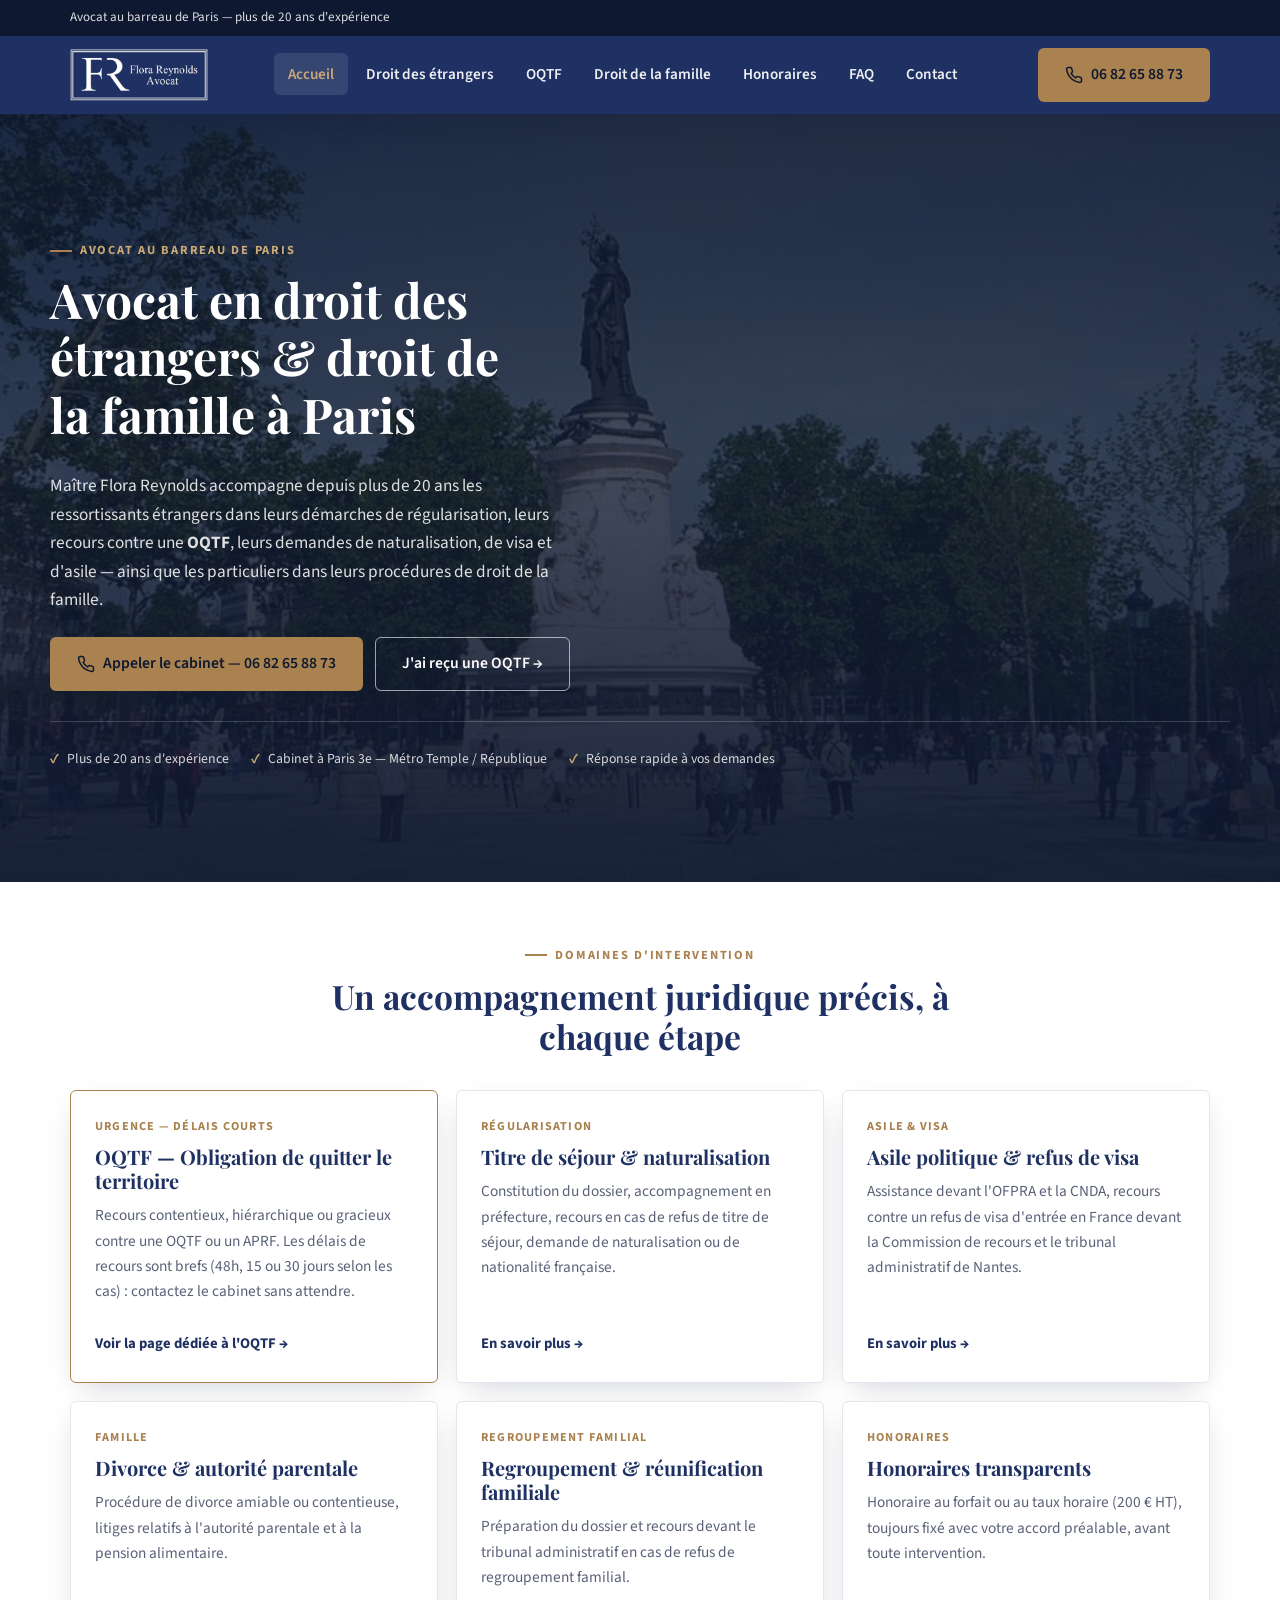
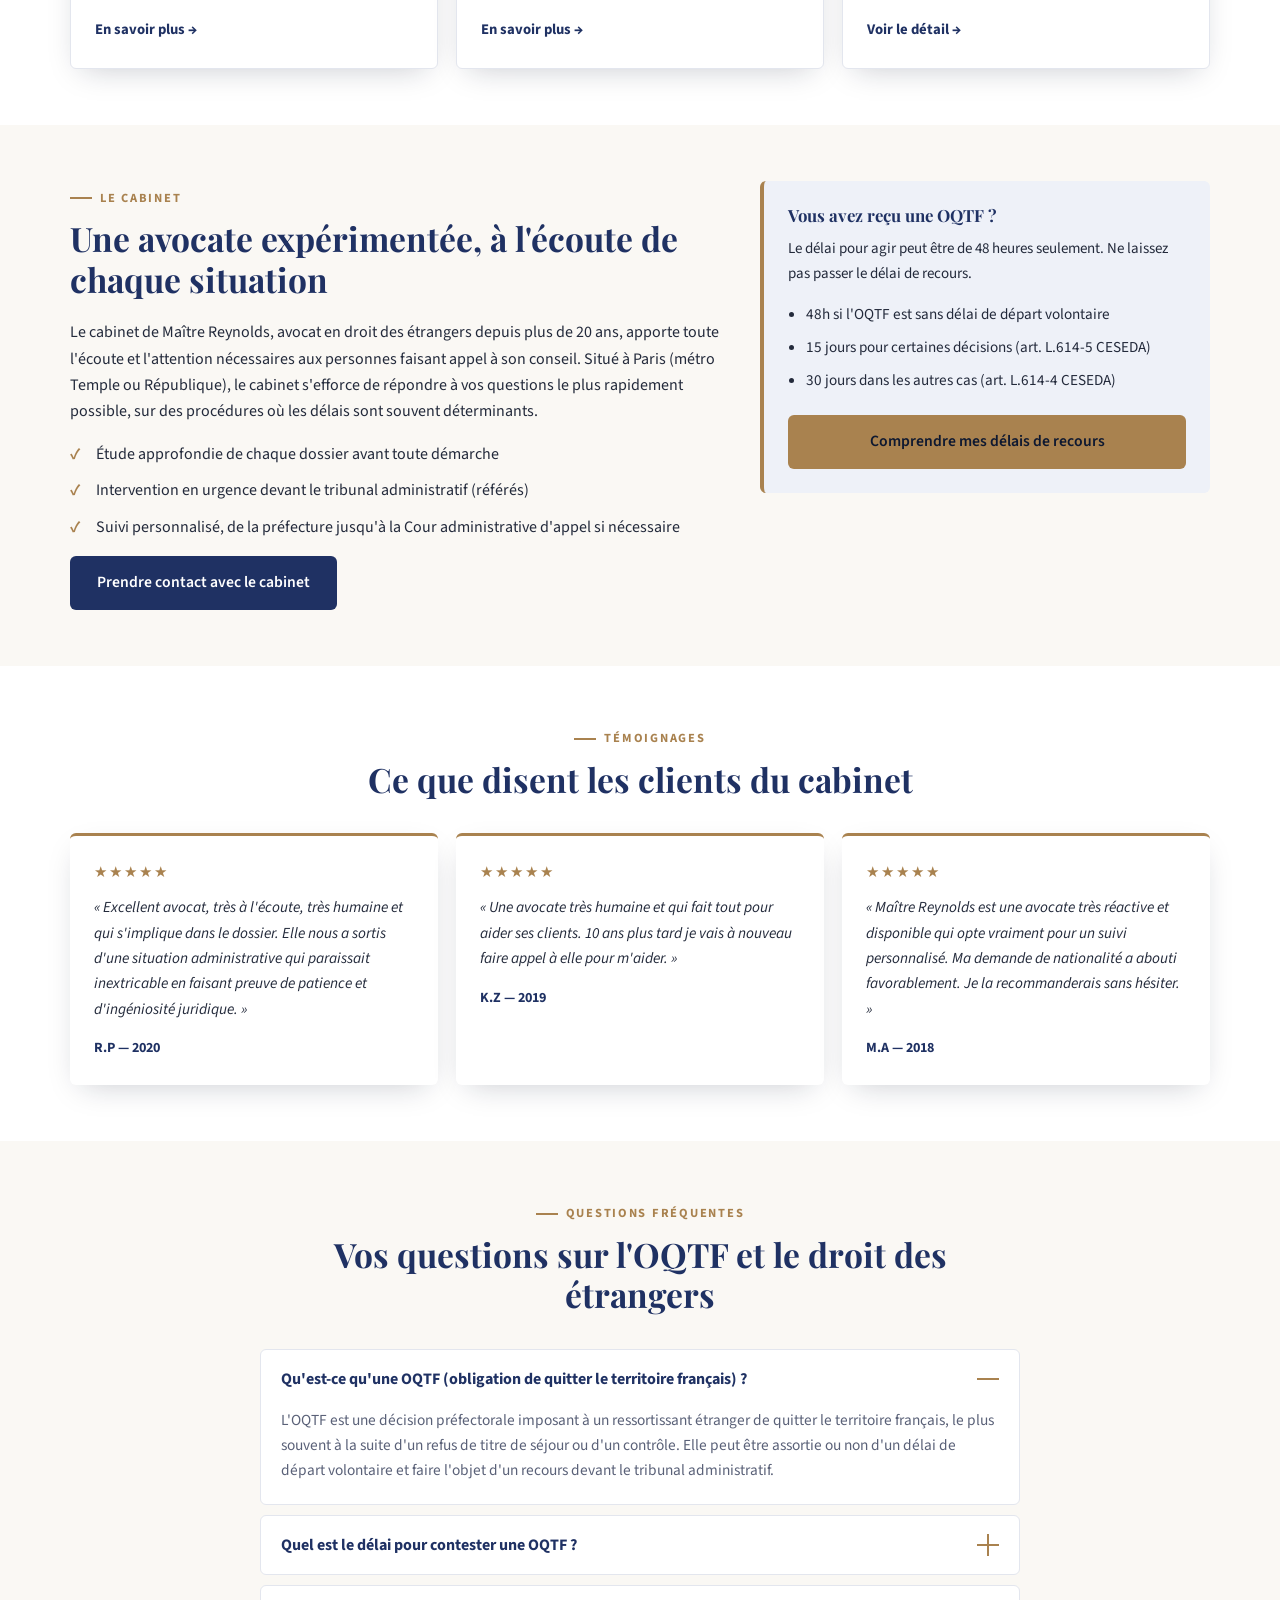
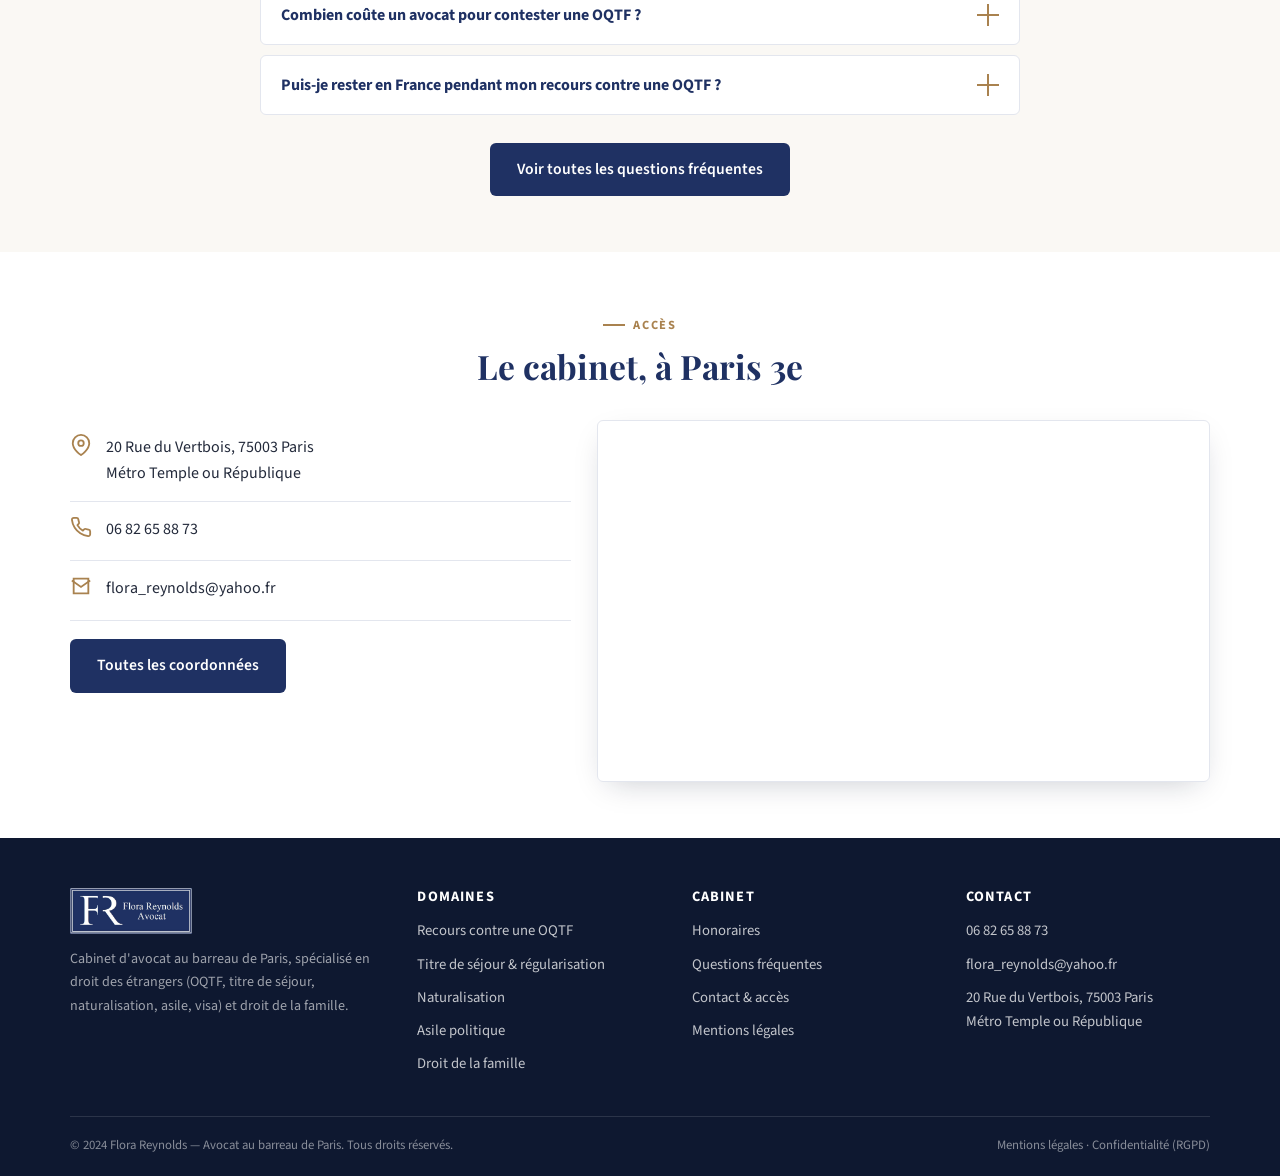
<file: index.html>
<!DOCTYPE html>
<html lang="fr">
<head>
<meta charset="UTF-8">
<meta name="viewport" content="width=device-width, initial-scale=1">
<title>Avocat droit des étrangers à Paris — OQTF | Cabinet Flora Reynolds</title>
<meta name="description" content="Avocat en droit des étrangers à Paris (métro République), spécialiste OQTF, titre de séjour, naturalisation, asile. Plus de 20 ans d'expérience. Contact rapide : 06 82 65 88 73.">
<link rel="canonical" href="https://www.reynolds-avocat.fr/">
<meta property="og:title" content="Avocat droit des étrangers à Paris — OQTF | Cabinet Flora Reynolds">
<meta property="og:description" content="Avocat en droit des étrangers à Paris (métro République), spécialiste OQTF, titre de séjour, naturalisation, asile. Plus de 20 ans d'expérience. Contact rapide : 06 82 65 88 73.">
<meta property="og:type" content="website">
<meta property="og:locale" content="fr_FR">
<meta property="og:image" content="https://www.reynolds-avocat.fr/images/place_de_la_Republique_Paris.jpg">
<link rel="preconnect" href="https://fonts.googleapis.com">
<link rel="preconnect" href="https://fonts.gstatic.com" crossorigin>
<link href="https://fonts.googleapis.com/css2?family=Playfair+Display:wght@600;700&family=Source+Sans+3:wght@400;600;700&display=swap" rel="stylesheet">
<link rel="stylesheet" href="style.css">
<script type="application/ld+json">
{
  "@context": "https://schema.org",
  "@type": "Attorney",
  "name": "Maître Flora Reynolds",
  "image": "https://www.reynolds-avocat.fr/images/Avocat-reynolds.jpg",
  "url": "https://www.reynolds-avocat.fr/",
  "telephone": "+33682658873",
  "email": "flora_reynolds@yahoo.fr",
  "priceRange": "€€",
  "address": {
    "@type": "PostalAddress",
    "streetAddress": "20 Rue du Vertbois",
    "addressLocality": "Paris",
    "postalCode": "75003",
    "addressCountry": "FR"
  },
  "geo": {
    "@type": "GeoCoordinates",
    "latitude": 48.866926,
    "longitude": 2.3589758
  },
  "areaServed": "Paris, Île-de-France",
  "knowsAbout": ["Droit des étrangers", "OQTF", "Naturalisation", "Droit de la famille"]
}
</script>
</head>
<body>
<div class="top-strip">
  <div class="container">
    <span>Avocat au barreau de Paris — plus de 20 ans d'expérience</span>
  </div>
</div>
<header class="site-header">
  <div class="container">
    <a href="index.html" class="brand" aria-label="Retour à l'accueil — Flora Reynolds Avocat">
      <img src="images/logo-fr.png" alt="Flora Reynolds Avocat — logo du cabinet">
    </a>
    <nav class="main-nav" aria-label="Navigation principale">
      <ul>
        <li><a href="index.html" class="active">Accueil</a></li>
<li><a href="droit-des-etrangers.html">Droit des étrangers</a></li>
<li><a href="oqtf.html">OQTF</a></li>
<li><a href="droit-de-la-famille.html">Droit de la famille</a></li>
<li><a href="honoraires.html">Honoraires</a></li>
<li><a href="faq.html">FAQ</a></li>
<li><a href="contact.html">Contact</a></li>
      </ul>
    </nav>
    <a href="tel:+33682658873" class="btn btn-primary header-cta"><svg viewBox="0 0 24 24" fill="none" stroke="currentColor" stroke-width="2" stroke-linecap="round" stroke-linejoin="round"><path d="M22 16.92v3a2 2 0 0 1-2.18 2 19.79 19.79 0 0 1-8.63-3.07 19.5 19.5 0 0 1-6-6 19.79 19.79 0 0 1-3.07-8.67A2 2 0 0 1 4.11 2h3a2 2 0 0 1 2 1.72c.127.96.361 1.903.7 2.81a2 2 0 0 1-.45 2.11L8.09 9.91a16 16 0 0 0 6 6l1.27-1.27a2 2 0 0 1 2.11-.45c.907.339 1.85.573 2.81.7A2 2 0 0 1 22 16.92z"/></svg> 06 82 65 88 73</a>
    <a href="tel:+33682658873" class="call-fab" aria-label="Appeler le cabinet"><svg viewBox="0 0 24 24" fill="none" stroke="currentColor" stroke-width="2" stroke-linecap="round" stroke-linejoin="round"><path d="M22 16.92v3a2 2 0 0 1-2.18 2 19.79 19.79 0 0 1-8.63-3.07 19.5 19.5 0 0 1-6-6 19.79 19.79 0 0 1-3.07-8.67A2 2 0 0 1 4.11 2h3a2 2 0 0 1 2 1.72c.127.96.361 1.903.7 2.81a2 2 0 0 1-.45 2.11L8.09 9.91a16 16 0 0 0 6 6l1.27-1.27a2 2 0 0 1 2.11-.45c.907.339 1.85.573 2.81.7A2 2 0 0 1 22 16.92z"/></svg></a>
    <button class="menu-toggle" aria-label="Ouvrir le menu" aria-expanded="false"><svg viewBox="0 0 24 24" fill="none" stroke="currentColor" stroke-width="2" stroke-linecap="round"><line x1="3" y1="6" x2="21" y2="6"/><line x1="3" y1="12" x2="21" y2="12"/><line x1="3" y1="18" x2="21" y2="18"/></svg></button>
  </div>
  <div class="mobile-nav">
    <ul>
      <li><a href="index.html">Accueil</a></li>
<li><a href="droit-des-etrangers.html">Droit des étrangers</a></li>
<li><a href="oqtf.html">OQTF</a></li>
<li><a href="droit-de-la-famille.html">Droit de la famille</a></li>
<li><a href="honoraires.html">Honoraires</a></li>
<li><a href="faq.html">FAQ</a></li>
<li><a href="contact.html">Contact</a></li>
      <li class="mnav-cta"><a href="tel:+33682658873" class="btn btn-primary btn-block">Appeler le cabinet — 06 82 65 88 73</a></li>
    </ul>
  </div>
</header>

<section class="hero">
  <div class="hero-bg" style="background-image:url('images/hero-republique.jpg')"></div>
  <div class="hero-overlay"></div>
  <div class="container hero-inner">
    <span class="eyebrow" style="color:#c9a877">Avocat au barreau de Paris</span>
    <h1>Avocat en droit des étrangers &amp; droit de la famille à Paris</h1>
    <p class="lede">Maître Flora Reynolds accompagne depuis plus de 20 ans les ressortissants étrangers dans leurs démarches de régularisation, leurs recours contre une <strong>OQTF</strong>, leurs demandes de naturalisation, de visa et d'asile — ainsi que les particuliers dans leurs procédures de droit de la famille.</p>
    <div class="hero-actions">
      <a href="tel:+33682658873" class="btn btn-primary"><svg viewBox="0 0 24 24" fill="none" stroke="currentColor" stroke-width="2" stroke-linecap="round" stroke-linejoin="round"><path d="M22 16.92v3a2 2 0 0 1-2.18 2 19.79 19.79 0 0 1-8.63-3.07 19.5 19.5 0 0 1-6-6 19.79 19.79 0 0 1-3.07-8.67A2 2 0 0 1 4.11 2h3a2 2 0 0 1 2 1.72c.127.96.361 1.903.7 2.81a2 2 0 0 1-.45 2.11L8.09 9.91a16 16 0 0 0 6 6l1.27-1.27a2 2 0 0 1 2.11-.45c.907.339 1.85.573 2.81.7A2 2 0 0 1 22 16.92z"/></svg> Appeler le cabinet — 06 82 65 88 73</a>
      <a href="oqtf.html" class="btn btn-outline">J'ai reçu une OQTF →</a>
    </div>
    <div class="hero-badges">
      <span class="hero-badge">Plus de 20 ans d'expérience</span>
      <span class="hero-badge">Cabinet à Paris 3e — Métro Temple / République</span>
      <span class="hero-badge">Réponse rapide à vos demandes</span>
    </div>
  </div>
</section>

<section>
  <div class="container">
    <div class="section-head center">
      <span class="eyebrow">Domaines d'intervention</span>
      <h2>Un accompagnement juridique précis, à chaque étape</h2>
    </div>
    <div class="card-grid">
      <div class="domain-card featured">
        <span class="tag">Urgence — délais courts</span>
        <h3>OQTF — Obligation de quitter le territoire</h3>
        <p>Recours contentieux, hiérarchique ou gracieux contre une OQTF ou un APRF. Les délais de recours sont brefs (48h, 15 ou 30 jours selon les cas) : contactez le cabinet sans attendre.</p>
        <a href="oqtf.html" class="more">Voir la page dédiée à l'OQTF →</a>
      </div>
      <div class="domain-card">
        <span class="tag">Régularisation</span>
        <h3>Titre de séjour &amp; naturalisation</h3>
        <p>Constitution du dossier, accompagnement en préfecture, recours en cas de refus de titre de séjour, demande de naturalisation ou de nationalité française.</p>
        <a href="droit-des-etrangers.html" class="more">En savoir plus →</a>
      </div>
      <div class="domain-card">
        <span class="tag">Asile &amp; visa</span>
        <h3>Asile politique &amp; refus de visa</h3>
        <p>Assistance devant l'OFPRA et la CNDA, recours contre un refus de visa d'entrée en France devant la Commission de recours et le tribunal administratif de Nantes.</p>
        <a href="droit-des-etrangers.html#asile" class="more">En savoir plus →</a>
      </div>
      <div class="domain-card">
        <span class="tag">Famille</span>
        <h3>Divorce &amp; autorité parentale</h3>
        <p>Procédure de divorce amiable ou contentieuse, litiges relatifs à l'autorité parentale et à la pension alimentaire.</p>
        <a href="droit-de-la-famille.html" class="more">En savoir plus →</a>
      </div>
      <div class="domain-card">
        <span class="tag">Regroupement familial</span>
        <h3>Regroupement &amp; réunification familiale</h3>
        <p>Préparation du dossier et recours devant le tribunal administratif en cas de refus de regroupement familial.</p>
        <a href="droit-des-etrangers.html#regroupement" class="more">En savoir plus →</a>
      </div>
      <div class="domain-card">
        <span class="tag">Honoraires</span>
        <h3>Honoraires transparents</h3>
        <p>Honoraire au forfait ou au taux horaire (200 € HT), toujours fixé avec votre accord préalable, avant toute intervention.</p>
        <a href="honoraires.html" class="more">Voir le détail →</a>
      </div>
    </div>
  </div>
</section>

<section class="section-cream">
  <div class="container">
    <div class="two-col">
      <div>
        <span class="eyebrow">Le cabinet</span>
        <h2>Une avocate expérimentée, à l'écoute de chaque situation</h2>
        <p>Le cabinet de Maître Reynolds, avocat en droit des étrangers depuis plus de 20 ans, apporte toute l'écoute et l'attention nécessaires aux personnes faisant appel à son conseil. Situé à Paris (métro Temple ou République), le cabinet s'efforce de répondre à vos questions le plus rapidement possible, sur des procédures où les délais sont souvent déterminants.</p>
        <ul class="check-list">
          <li>Étude approfondie de chaque dossier avant toute démarche</li>
          <li>Intervention en urgence devant le tribunal administratif (référés)</li>
          <li>Suivi personnalisé, de la préfecture jusqu'à la Cour administrative d'appel si nécessaire</li>
        </ul>
        <a href="contact.html" class="btn btn-navy">Prendre contact avec le cabinet</a>
      </div>
      <div class="info-box">
        <h3>Vous avez reçu une OQTF ?</h3>
        <p style="font-size:0.94rem">Le délai pour agir peut être de 48 heures seulement. Ne laissez pas passer le délai de recours.</p>
        <ul>
          <li>48h si l'OQTF est sans délai de départ volontaire</li>
          <li>15 jours pour certaines décisions (art. L.614-5 CESEDA)</li>
          <li>30 jours dans les autres cas (art. L.614-4 CESEDA)</li>
        </ul>
        <a href="oqtf.html" class="btn btn-primary btn-block" style="margin-top:14px">Comprendre mes délais de recours</a>
      </div>
    </div>
  </div>
</section>

<section>
  <div class="container">
    <div class="section-head center">
      <span class="eyebrow">Témoignages</span>
      <h2>Ce que disent les clients du cabinet</h2>
    </div>
    <div class="testi-grid">
      <div class="testi-card">
        <div class="testi-stars">★★★★★</div>
        <p class="quote">« Excellent avocat, très à l'écoute, très humaine et qui s'implique dans le dossier. Elle nous a sortis d'une situation administrative qui paraissait inextricable en faisant preuve de patience et d'ingéniosité juridique. »</p>
        <div class="testi-author">R.P — 2020</div>
      </div>
      <div class="testi-card">
        <div class="testi-stars">★★★★★</div>
        <p class="quote">« Une avocate très humaine et qui fait tout pour aider ses clients. 10 ans plus tard je vais à nouveau faire appel à elle pour m'aider. »</p>
        <div class="testi-author">K.Z — 2019</div>
      </div>
      <div class="testi-card">
        <div class="testi-stars">★★★★★</div>
        <p class="quote">« Maître Reynolds est une avocate très réactive et disponible qui opte vraiment pour un suivi personnalisé. Ma demande de nationalité a abouti favorablement. Je la recommanderais sans hésiter. »</p>
        <div class="testi-author">M.A — 2018</div>
      </div>
    </div>
  </div>
</section>

<section class="section-cream">
  <div class="container">
    <div class="section-head center">
      <span class="eyebrow">Questions fréquentes</span>
      <h2>Vos questions sur l'OQTF et le droit des étrangers</h2>
    </div>
    <div class="faq-list" style="max-width:760px;margin:0 auto">
      <div class="faq-item open">
  <button class="faq-q" aria-expanded="true">Qu'est-ce qu'une OQTF (obligation de quitter le territoire français) ? <span class="icon"></span></button>
  <div class="faq-a"><div class="faq-a-inner">L'OQTF est une décision préfectorale imposant à un ressortissant étranger de quitter le territoire français, le plus souvent à la suite d'un refus de titre de séjour ou d'un contrôle. Elle peut être assortie ou non d'un délai de départ volontaire et faire l'objet d'un recours devant le tribunal administratif.</div></div>
</div>

      <div class="faq-item">
  <button class="faq-q" aria-expanded="false">Quel est le délai pour contester une OQTF ? <span class="icon"></span></button>
  <div class="faq-a"><div class="faq-a-inner">Le délai varie selon le type d'OQTF notifiée : 48 heures, 15 jours ou 30 jours à compter de la notification. Ces délais sont stricts : il est essentiel de contacter un avocat dès réception de la décision.</div></div>
</div>

      <div class="faq-item">
  <button class="faq-q" aria-expanded="false">Combien coûte un avocat pour contester une OQTF ? <span class="icon"></span></button>
  <div class="faq-a"><div class="faq-a-inner">Les honoraires dépendent de la complexité du dossier et sont fixés au forfait ou au taux horaire (200 € HT), toujours avec votre accord préalable. Voir le détail sur la page Honoraires.</div></div>
</div>

      <div class="faq-item">
  <button class="faq-q" aria-expanded="false">Puis-je rester en France pendant mon recours contre une OQTF ? <span class="icon"></span></button>
  <div class="faq-a"><div class="faq-a-inner">Oui : lorsque le recours est introduit dans les délais légaux, il a en principe un caractère suspensif, ce qui signifie que l'éloignement ne peut pas être exécuté tant que le tribunal n'a pas statué.</div></div>
</div>

    </div>
    <div style="text-align:center;margin-top:28px">
      <a href="faq.html" class="btn btn-navy">Voir toutes les questions fréquentes</a>
    </div>
  </div>
</section>

<section>
  <div class="container">
    <div class="section-head center">
      <span class="eyebrow">Accès</span>
      <h2>Le cabinet, à Paris 3e</h2>
    </div>
    <div class="contact-grid">
      <div>
        <div class="contact-detail"><span class="ic"><svg viewBox="0 0 24 24" fill="none" stroke="currentColor" stroke-width="2"><path d="M21 10c0 7-9 13-9 13s-9-6-9-13a9 9 0 0 1 18 0z"/><circle cx="12" cy="10" r="3"/></svg></span><div>20 Rue du Vertbois, 75003 Paris<br>Métro Temple ou République</div></div>
        <div class="contact-detail"><span class="ic"><svg viewBox="0 0 24 24" fill="none" stroke="currentColor" stroke-width="2" stroke-linecap="round" stroke-linejoin="round"><path d="M22 16.92v3a2 2 0 0 1-2.18 2 19.79 19.79 0 0 1-8.63-3.07 19.5 19.5 0 0 1-6-6 19.79 19.79 0 0 1-3.07-8.67A2 2 0 0 1 4.11 2h3a2 2 0 0 1 2 1.72c.127.96.361 1.903.7 2.81a2 2 0 0 1-.45 2.11L8.09 9.91a16 16 0 0 0 6 6l1.27-1.27a2 2 0 0 1 2.11-.45c.907.339 1.85.573 2.81.7A2 2 0 0 1 22 16.92z"/></svg></span><div><a href="tel:+33682658873">06 82 65 88 73</a></div></div>
        <div class="contact-detail"><span class="ic"><svg viewBox="0 0 24 24" fill="none" stroke="currentColor" stroke-width="2"><path d="M4 4h16v16H4z"/><path d="M22 6l-10 7L2 6"/></svg></span><div><a href="mailto:flora_reynolds@yahoo.fr">flora_reynolds@yahoo.fr</a></div></div>
        <a href="contact.html" class="btn btn-navy" style="margin-top:18px">Toutes les coordonnées</a>
      </div>
      <div class="map-frame">
        <iframe src="https://www.google.com/maps/embed?pb=!1m14!1m8!1m3!1d10498.171645680348!2d2.3589758!3d48.866926!3m2!1i1024!2i768!4f13.1!3m3!1m2!1s0x0%3A0x2633363a11f8d3ee!2sMa%C3%AEtre%20Reynolds%2C%20Avocat%20Droit%20des%20%C3%A9trangers!5e0!3m2!1sfr!2sfr!4v1619106602548!5m2!1sfr!2sfr" loading="lazy" referrerpolicy="no-referrer-when-downgrade" title="Localisation du cabinet Flora Reynolds Avocat"></iframe>
      </div>
    </div>
  </div>
</section>
<footer class="site-footer">
  <div class="container">
    <div class="footer-grid">
      <div class="footer-brand">
        <img src="images/logo-fr.png" alt="Flora Reynolds Avocat">
        <p>Cabinet d'avocat au barreau de Paris, spécialisé en droit des étrangers (OQTF, titre de séjour, naturalisation, asile, visa) et droit de la famille.</p>
      </div>
      <div>
        <h4>Domaines</h4>
        <ul>
          <li><a href="oqtf.html">Recours contre une OQTF</a></li>
          <li><a href="droit-des-etrangers.html">Titre de séjour &amp; régularisation</a></li>
          <li><a href="droit-des-etrangers.html#naturalisation">Naturalisation</a></li>
          <li><a href="droit-des-etrangers.html#asile">Asile politique</a></li>
          <li><a href="droit-de-la-famille.html">Droit de la famille</a></li>
        </ul>
      </div>
      <div>
        <h4>Cabinet</h4>
        <ul>
          <li><a href="honoraires.html">Honoraires</a></li>
          <li><a href="faq.html">Questions fréquentes</a></li>
          <li><a href="contact.html">Contact &amp; accès</a></li>
          <li><a href="mentions-legales.html">Mentions légales</a></li>
        </ul>
      </div>
      <div>
        <h4>Contact</h4>
        <ul>
          <li><a href="tel:+33682658873">06 82 65 88 73</a></li>
          <li><a href="mailto:flora_reynolds@yahoo.fr">flora_reynolds@yahoo.fr</a></li>
          <li>20 Rue du Vertbois, 75003 Paris<br>Métro Temple ou République</li>
        </ul>
      </div>
    </div>
    <div class="footer-bottom">
      <span>© 2024 Flora Reynolds — Avocat au barreau de Paris. Tous droits réservés.</span>
      <span><a href="mentions-legales.html">Mentions légales</a> · <a href="mentions-legales.html#rgpd">Confidentialité (RGPD)</a></span>
    </div>
  </div>
</footer>
<div class="mobile-call-bar">
  <a class="mail" href="mailto:flora_reynolds@yahoo.fr"><svg viewBox="0 0 24 24" fill="none" stroke="currentColor" stroke-width="2"><path d="M4 4h16v16H4z"/><path d="M22 6l-10 7L2 6"/></svg> Écrire un e-mail</a>
</div>
<script src="script.js"></script>
</body>
</html>
</file>
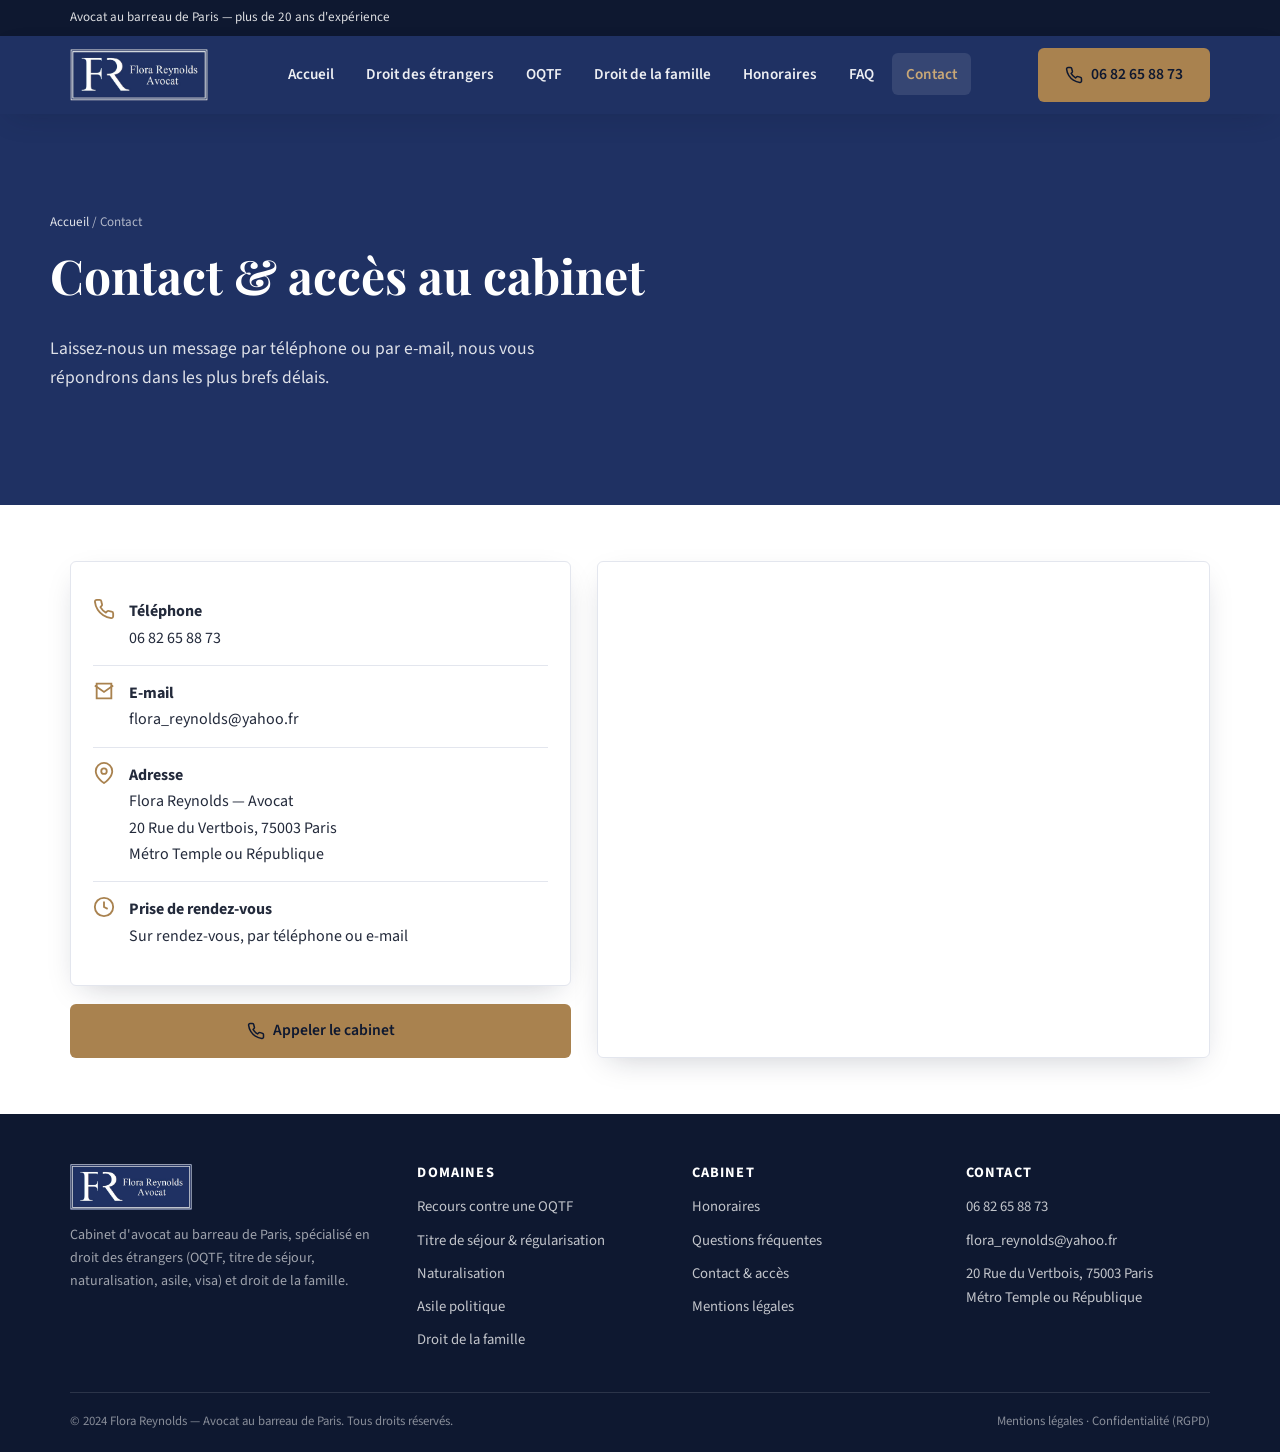
<file: contact.html>
<!DOCTYPE html>
<html lang="fr">
<head>
<meta charset="UTF-8">
<meta name="viewport" content="width=device-width, initial-scale=1">
<title>Contact — Cabinet Flora Reynolds, avocat à Paris (métro République)</title>
<meta name="description" content="Contactez le cabinet Flora Reynolds, avocat en droit des étrangers à Paris 3e, métro Temple ou République. Téléphone : 06 82 65 88 73.">
<link rel="canonical" href="https://www.reynolds-avocat.fr/contact.html">
<meta property="og:title" content="Contact — Cabinet Flora Reynolds, avocat à Paris (métro République)">
<meta property="og:description" content="Contactez le cabinet Flora Reynolds, avocat en droit des étrangers à Paris 3e, métro Temple ou République. Téléphone : 06 82 65 88 73.">
<meta property="og:type" content="website">
<meta property="og:locale" content="fr_FR">
<meta property="og:image" content="https://www.reynolds-avocat.fr/images/place_de_la_Republique_Paris.jpg">
<link rel="preconnect" href="https://fonts.googleapis.com">
<link rel="preconnect" href="https://fonts.gstatic.com" crossorigin>
<link href="https://fonts.googleapis.com/css2?family=Playfair+Display:wght@600;700&family=Source+Sans+3:wght@400;600;700&display=swap" rel="stylesheet">
<link rel="stylesheet" href="style.css">
</head>
<body>
<div class="top-strip">
  <div class="container">
    <span>Avocat au barreau de Paris — plus de 20 ans d'expérience</span>
  </div>
</div>
<header class="site-header">
  <div class="container">
    <a href="index.html" class="brand" aria-label="Retour à l'accueil — Flora Reynolds Avocat">
      <img src="images/logo-fr.png" alt="Flora Reynolds Avocat — logo du cabinet">
    </a>
    <nav class="main-nav" aria-label="Navigation principale">
      <ul>
        <li><a href="index.html">Accueil</a></li>
<li><a href="droit-des-etrangers.html">Droit des étrangers</a></li>
<li><a href="oqtf.html">OQTF</a></li>
<li><a href="droit-de-la-famille.html">Droit de la famille</a></li>
<li><a href="honoraires.html">Honoraires</a></li>
<li><a href="faq.html">FAQ</a></li>
<li><a href="contact.html" class="active">Contact</a></li>
      </ul>
    </nav>
    <a href="tel:+33682658873" class="btn btn-primary header-cta"><svg viewBox="0 0 24 24" fill="none" stroke="currentColor" stroke-width="2" stroke-linecap="round" stroke-linejoin="round"><path d="M22 16.92v3a2 2 0 0 1-2.18 2 19.79 19.79 0 0 1-8.63-3.07 19.5 19.5 0 0 1-6-6 19.79 19.79 0 0 1-3.07-8.67A2 2 0 0 1 4.11 2h3a2 2 0 0 1 2 1.72c.127.96.361 1.903.7 2.81a2 2 0 0 1-.45 2.11L8.09 9.91a16 16 0 0 0 6 6l1.27-1.27a2 2 0 0 1 2.11-.45c.907.339 1.85.573 2.81.7A2 2 0 0 1 22 16.92z"/></svg> 06 82 65 88 73</a>
    <a href="tel:+33682658873" class="call-fab" aria-label="Appeler le cabinet"><svg viewBox="0 0 24 24" fill="none" stroke="currentColor" stroke-width="2" stroke-linecap="round" stroke-linejoin="round"><path d="M22 16.92v3a2 2 0 0 1-2.18 2 19.79 19.79 0 0 1-8.63-3.07 19.5 19.5 0 0 1-6-6 19.79 19.79 0 0 1-3.07-8.67A2 2 0 0 1 4.11 2h3a2 2 0 0 1 2 1.72c.127.96.361 1.903.7 2.81a2 2 0 0 1-.45 2.11L8.09 9.91a16 16 0 0 0 6 6l1.27-1.27a2 2 0 0 1 2.11-.45c.907.339 1.85.573 2.81.7A2 2 0 0 1 22 16.92z"/></svg></a>
    <button class="menu-toggle" aria-label="Ouvrir le menu" aria-expanded="false"><svg viewBox="0 0 24 24" fill="none" stroke="currentColor" stroke-width="2" stroke-linecap="round"><line x1="3" y1="6" x2="21" y2="6"/><line x1="3" y1="12" x2="21" y2="12"/><line x1="3" y1="18" x2="21" y2="18"/></svg></button>
  </div>
  <div class="mobile-nav">
    <ul>
      <li><a href="index.html">Accueil</a></li>
<li><a href="droit-des-etrangers.html">Droit des étrangers</a></li>
<li><a href="oqtf.html">OQTF</a></li>
<li><a href="droit-de-la-famille.html">Droit de la famille</a></li>
<li><a href="honoraires.html">Honoraires</a></li>
<li><a href="faq.html">FAQ</a></li>
<li><a href="contact.html">Contact</a></li>
      <li class="mnav-cta"><a href="tel:+33682658873" class="btn btn-primary btn-block">Appeler le cabinet — 06 82 65 88 73</a></li>
    </ul>
  </div>
</header>

<section class="page-hero">
  <div class="container">
    <div class="breadcrumb"><a href="index.html">Accueil</a> / Contact</div>
    <h1>Contact &amp; accès au cabinet</h1>
    <p class="lede">Laissez-nous un message par téléphone ou par e-mail, nous vous répondrons dans les plus brefs délais.</p>
  </div>
</section>
<section>
  <div class="container">
    <div class="contact-grid">
      <div>
        <div class="callout">
          <div class="contact-detail"><span class="ic"><svg viewBox="0 0 24 24" fill="none" stroke="currentColor" stroke-width="2" stroke-linecap="round" stroke-linejoin="round"><path d="M22 16.92v3a2 2 0 0 1-2.18 2 19.79 19.79 0 0 1-8.63-3.07 19.5 19.5 0 0 1-6-6 19.79 19.79 0 0 1-3.07-8.67A2 2 0 0 1 4.11 2h3a2 2 0 0 1 2 1.72c.127.96.361 1.903.7 2.81a2 2 0 0 1-.45 2.11L8.09 9.91a16 16 0 0 0 6 6l1.27-1.27a2 2 0 0 1 2.11-.45c.907.339 1.85.573 2.81.7A2 2 0 0 1 22 16.92z"/></svg></span><div><strong>Téléphone</strong><br><a href="tel:+33682658873">06 82 65 88 73</a></div></div>
          <div class="contact-detail"><span class="ic"><svg viewBox="0 0 24 24" fill="none" stroke="currentColor" stroke-width="2"><path d="M4 4h16v16H4z"/><path d="M22 6l-10 7L2 6"/></svg></span><div><strong>E-mail</strong><br><a href="mailto:flora_reynolds@yahoo.fr">flora_reynolds@yahoo.fr</a></div></div>
          <div class="contact-detail"><span class="ic"><svg viewBox="0 0 24 24" fill="none" stroke="currentColor" stroke-width="2"><path d="M21 10c0 7-9 13-9 13s-9-6-9-13a9 9 0 0 1 18 0z"/><circle cx="12" cy="10" r="3"/></svg></span><div><strong>Adresse</strong><br>Flora Reynolds — Avocat<br>20 Rue du Vertbois, 75003 Paris<br>Métro Temple ou République</div></div>
          <div class="contact-detail"><span class="ic"><svg viewBox="0 0 24 24" fill="none" stroke="currentColor" stroke-width="2"><circle cx="12" cy="12" r="10"/><path d="M12 6v6l4 2"/></svg></span><div><strong>Prise de rendez-vous</strong><br>Sur rendez-vous, par téléphone ou e-mail</div></div>
        </div>
        <a href="tel:+33682658873" class="btn btn-primary btn-block" style="margin-top:18px"><svg viewBox="0 0 24 24" fill="none" stroke="currentColor" stroke-width="2" stroke-linecap="round" stroke-linejoin="round"><path d="M22 16.92v3a2 2 0 0 1-2.18 2 19.79 19.79 0 0 1-8.63-3.07 19.5 19.5 0 0 1-6-6 19.79 19.79 0 0 1-3.07-8.67A2 2 0 0 1 4.11 2h3a2 2 0 0 1 2 1.72c.127.96.361 1.903.7 2.81a2 2 0 0 1-.45 2.11L8.09 9.91a16 16 0 0 0 6 6l1.27-1.27a2 2 0 0 1 2.11-.45c.907.339 1.85.573 2.81.7A2 2 0 0 1 22 16.92z"/></svg> Appeler le cabinet</a>
      </div>
      <div class="map-frame">
        <iframe src="https://www.google.com/maps/embed?pb=!1m14!1m8!1m3!1d10498.171645680348!2d2.3589758!3d48.866926!3m2!1i1024!2i768!4f13.1!3m3!1m2!1s0x0%3A0x2633363a11f8d3ee!2sMa%C3%AEtre%20Reynolds%2C%20Avocat%20Droit%20des%20%C3%A9trangers!5e0!3m2!1sfr!2sfr!4v1619106602548!5m2!1sfr!2sfr" loading="lazy" referrerpolicy="no-referrer-when-downgrade" title="Localisation du cabinet Flora Reynolds Avocat"></iframe>
      </div>
    </div>
  </div>
</section>
<footer class="site-footer">
  <div class="container">
    <div class="footer-grid">
      <div class="footer-brand">
        <img src="images/logo-fr.png" alt="Flora Reynolds Avocat">
        <p>Cabinet d'avocat au barreau de Paris, spécialisé en droit des étrangers (OQTF, titre de séjour, naturalisation, asile, visa) et droit de la famille.</p>
      </div>
      <div>
        <h4>Domaines</h4>
        <ul>
          <li><a href="oqtf.html">Recours contre une OQTF</a></li>
          <li><a href="droit-des-etrangers.html">Titre de séjour &amp; régularisation</a></li>
          <li><a href="droit-des-etrangers.html#naturalisation">Naturalisation</a></li>
          <li><a href="droit-des-etrangers.html#asile">Asile politique</a></li>
          <li><a href="droit-de-la-famille.html">Droit de la famille</a></li>
        </ul>
      </div>
      <div>
        <h4>Cabinet</h4>
        <ul>
          <li><a href="honoraires.html">Honoraires</a></li>
          <li><a href="faq.html">Questions fréquentes</a></li>
          <li><a href="contact.html">Contact &amp; accès</a></li>
          <li><a href="mentions-legales.html">Mentions légales</a></li>
        </ul>
      </div>
      <div>
        <h4>Contact</h4>
        <ul>
          <li><a href="tel:+33682658873">06 82 65 88 73</a></li>
          <li><a href="mailto:flora_reynolds@yahoo.fr">flora_reynolds@yahoo.fr</a></li>
          <li>20 Rue du Vertbois, 75003 Paris<br>Métro Temple ou République</li>
        </ul>
      </div>
    </div>
    <div class="footer-bottom">
      <span>© 2024 Flora Reynolds — Avocat au barreau de Paris. Tous droits réservés.</span>
      <span><a href="mentions-legales.html">Mentions légales</a> · <a href="mentions-legales.html#rgpd">Confidentialité (RGPD)</a></span>
    </div>
  </div>
</footer>
<div class="mobile-call-bar">
  <a class="mail" href="mailto:flora_reynolds@yahoo.fr"><svg viewBox="0 0 24 24" fill="none" stroke="currentColor" stroke-width="2"><path d="M4 4h16v16H4z"/><path d="M22 6l-10 7L2 6"/></svg> Écrire un e-mail</a>
</div>
<script src="script.js"></script>
</body>
</html>
</file>
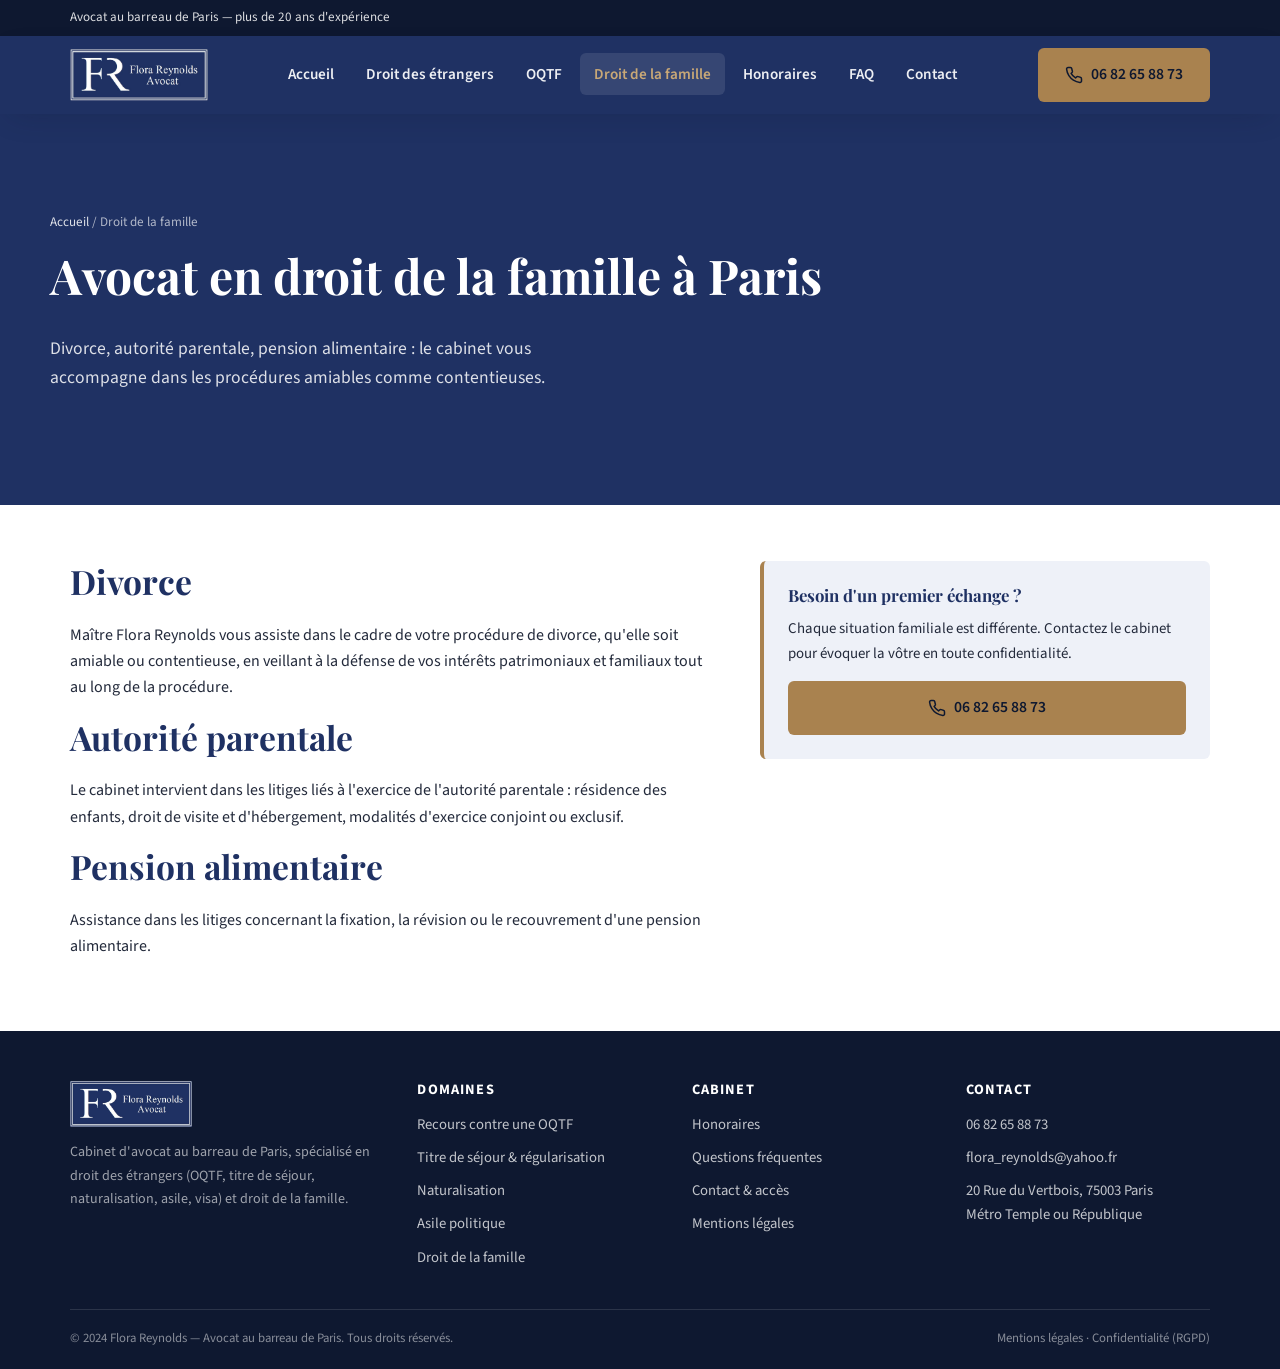
<file: droit-de-la-famille.html>
<!DOCTYPE html>
<html lang="fr">
<head>
<meta charset="UTF-8">
<meta name="viewport" content="width=device-width, initial-scale=1">
<title>Avocat droit de la famille à Paris — divorce, autorité parentale</title>
<meta name="description" content="Avocat en droit de la famille à Paris : divorce amiable ou contentieux, autorité parentale, pension alimentaire. Cabinet Flora Reynolds.">
<link rel="canonical" href="https://www.reynolds-avocat.fr/droit-de-la-famille.html">
<meta property="og:title" content="Avocat droit de la famille à Paris — divorce, autorité parentale">
<meta property="og:description" content="Avocat en droit de la famille à Paris : divorce amiable ou contentieux, autorité parentale, pension alimentaire. Cabinet Flora Reynolds.">
<meta property="og:type" content="website">
<meta property="og:locale" content="fr_FR">
<meta property="og:image" content="https://www.reynolds-avocat.fr/images/place_de_la_Republique_Paris.jpg">
<link rel="preconnect" href="https://fonts.googleapis.com">
<link rel="preconnect" href="https://fonts.gstatic.com" crossorigin>
<link href="https://fonts.googleapis.com/css2?family=Playfair+Display:wght@600;700&family=Source+Sans+3:wght@400;600;700&display=swap" rel="stylesheet">
<link rel="stylesheet" href="style.css">
</head>
<body>
<div class="top-strip">
  <div class="container">
    <span>Avocat au barreau de Paris — plus de 20 ans d'expérience</span>
  </div>
</div>
<header class="site-header">
  <div class="container">
    <a href="index.html" class="brand" aria-label="Retour à l'accueil — Flora Reynolds Avocat">
      <img src="images/logo-fr.png" alt="Flora Reynolds Avocat — logo du cabinet">
    </a>
    <nav class="main-nav" aria-label="Navigation principale">
      <ul>
        <li><a href="index.html">Accueil</a></li>
<li><a href="droit-des-etrangers.html">Droit des étrangers</a></li>
<li><a href="oqtf.html">OQTF</a></li>
<li><a href="droit-de-la-famille.html" class="active">Droit de la famille</a></li>
<li><a href="honoraires.html">Honoraires</a></li>
<li><a href="faq.html">FAQ</a></li>
<li><a href="contact.html">Contact</a></li>
      </ul>
    </nav>
    <a href="tel:+33682658873" class="btn btn-primary header-cta"><svg viewBox="0 0 24 24" fill="none" stroke="currentColor" stroke-width="2" stroke-linecap="round" stroke-linejoin="round"><path d="M22 16.92v3a2 2 0 0 1-2.18 2 19.79 19.79 0 0 1-8.63-3.07 19.5 19.5 0 0 1-6-6 19.79 19.79 0 0 1-3.07-8.67A2 2 0 0 1 4.11 2h3a2 2 0 0 1 2 1.72c.127.96.361 1.903.7 2.81a2 2 0 0 1-.45 2.11L8.09 9.91a16 16 0 0 0 6 6l1.27-1.27a2 2 0 0 1 2.11-.45c.907.339 1.85.573 2.81.7A2 2 0 0 1 22 16.92z"/></svg> 06 82 65 88 73</a>
    <a href="tel:+33682658873" class="call-fab" aria-label="Appeler le cabinet"><svg viewBox="0 0 24 24" fill="none" stroke="currentColor" stroke-width="2" stroke-linecap="round" stroke-linejoin="round"><path d="M22 16.92v3a2 2 0 0 1-2.18 2 19.79 19.79 0 0 1-8.63-3.07 19.5 19.5 0 0 1-6-6 19.79 19.79 0 0 1-3.07-8.67A2 2 0 0 1 4.11 2h3a2 2 0 0 1 2 1.72c.127.96.361 1.903.7 2.81a2 2 0 0 1-.45 2.11L8.09 9.91a16 16 0 0 0 6 6l1.27-1.27a2 2 0 0 1 2.11-.45c.907.339 1.85.573 2.81.7A2 2 0 0 1 22 16.92z"/></svg></a>
    <button class="menu-toggle" aria-label="Ouvrir le menu" aria-expanded="false"><svg viewBox="0 0 24 24" fill="none" stroke="currentColor" stroke-width="2" stroke-linecap="round"><line x1="3" y1="6" x2="21" y2="6"/><line x1="3" y1="12" x2="21" y2="12"/><line x1="3" y1="18" x2="21" y2="18"/></svg></button>
  </div>
  <div class="mobile-nav">
    <ul>
      <li><a href="index.html">Accueil</a></li>
<li><a href="droit-des-etrangers.html">Droit des étrangers</a></li>
<li><a href="oqtf.html">OQTF</a></li>
<li><a href="droit-de-la-famille.html">Droit de la famille</a></li>
<li><a href="honoraires.html">Honoraires</a></li>
<li><a href="faq.html">FAQ</a></li>
<li><a href="contact.html">Contact</a></li>
      <li class="mnav-cta"><a href="tel:+33682658873" class="btn btn-primary btn-block">Appeler le cabinet — 06 82 65 88 73</a></li>
    </ul>
  </div>
</header>

<section class="page-hero">
  <div class="container">
    <div class="breadcrumb"><a href="index.html">Accueil</a> / Droit de la famille</div>
    <h1>Avocat en droit de la famille à Paris</h1>
    <p class="lede">Divorce, autorité parentale, pension alimentaire : le cabinet vous accompagne dans les procédures amiables comme contentieuses.</p>
  </div>
</section>

<section>
  <div class="container">
    <div class="two-col">
      <div>
        <h2>Divorce</h2>
        <p>Maître Flora Reynolds vous assiste dans le cadre de votre procédure de divorce, qu'elle soit amiable ou contentieuse, en veillant à la défense de vos intérêts patrimoniaux et familiaux tout au long de la procédure.</p>
        <h2>Autorité parentale</h2>
        <p>Le cabinet intervient dans les litiges liés à l'exercice de l'autorité parentale : résidence des enfants, droit de visite et d'hébergement, modalités d'exercice conjoint ou exclusif.</p>
        <h2>Pension alimentaire</h2>
        <p>Assistance dans les litiges concernant la fixation, la révision ou le recouvrement d'une pension alimentaire.</p>
      </div>
      <div class="info-box">
        <h3>Besoin d'un premier échange ?</h3>
        <p style="font-size:0.93rem">Chaque situation familiale est différente. Contactez le cabinet pour évoquer la vôtre en toute confidentialité.</p>
        <a href="tel:+33682658873" class="btn btn-primary btn-block"><svg viewBox="0 0 24 24" fill="none" stroke="currentColor" stroke-width="2" stroke-linecap="round" stroke-linejoin="round"><path d="M22 16.92v3a2 2 0 0 1-2.18 2 19.79 19.79 0 0 1-8.63-3.07 19.5 19.5 0 0 1-6-6 19.79 19.79 0 0 1-3.07-8.67A2 2 0 0 1 4.11 2h3a2 2 0 0 1 2 1.72c.127.96.361 1.903.7 2.81a2 2 0 0 1-.45 2.11L8.09 9.91a16 16 0 0 0 6 6l1.27-1.27a2 2 0 0 1 2.11-.45c.907.339 1.85.573 2.81.7A2 2 0 0 1 22 16.92z"/></svg> 06 82 65 88 73</a>
      </div>
    </div>
  </div>
</section>
<footer class="site-footer">
  <div class="container">
    <div class="footer-grid">
      <div class="footer-brand">
        <img src="images/logo-fr.png" alt="Flora Reynolds Avocat">
        <p>Cabinet d'avocat au barreau de Paris, spécialisé en droit des étrangers (OQTF, titre de séjour, naturalisation, asile, visa) et droit de la famille.</p>
      </div>
      <div>
        <h4>Domaines</h4>
        <ul>
          <li><a href="oqtf.html">Recours contre une OQTF</a></li>
          <li><a href="droit-des-etrangers.html">Titre de séjour &amp; régularisation</a></li>
          <li><a href="droit-des-etrangers.html#naturalisation">Naturalisation</a></li>
          <li><a href="droit-des-etrangers.html#asile">Asile politique</a></li>
          <li><a href="droit-de-la-famille.html">Droit de la famille</a></li>
        </ul>
      </div>
      <div>
        <h4>Cabinet</h4>
        <ul>
          <li><a href="honoraires.html">Honoraires</a></li>
          <li><a href="faq.html">Questions fréquentes</a></li>
          <li><a href="contact.html">Contact &amp; accès</a></li>
          <li><a href="mentions-legales.html">Mentions légales</a></li>
        </ul>
      </div>
      <div>
        <h4>Contact</h4>
        <ul>
          <li><a href="tel:+33682658873">06 82 65 88 73</a></li>
          <li><a href="mailto:flora_reynolds@yahoo.fr">flora_reynolds@yahoo.fr</a></li>
          <li>20 Rue du Vertbois, 75003 Paris<br>Métro Temple ou République</li>
        </ul>
      </div>
    </div>
    <div class="footer-bottom">
      <span>© 2024 Flora Reynolds — Avocat au barreau de Paris. Tous droits réservés.</span>
      <span><a href="mentions-legales.html">Mentions légales</a> · <a href="mentions-legales.html#rgpd">Confidentialité (RGPD)</a></span>
    </div>
  </div>
</footer>
<div class="mobile-call-bar">
  <a class="mail" href="mailto:flora_reynolds@yahoo.fr"><svg viewBox="0 0 24 24" fill="none" stroke="currentColor" stroke-width="2"><path d="M4 4h16v16H4z"/><path d="M22 6l-10 7L2 6"/></svg> Écrire un e-mail</a>
</div>
<script src="script.js"></script>
</body>
</html>
</file>
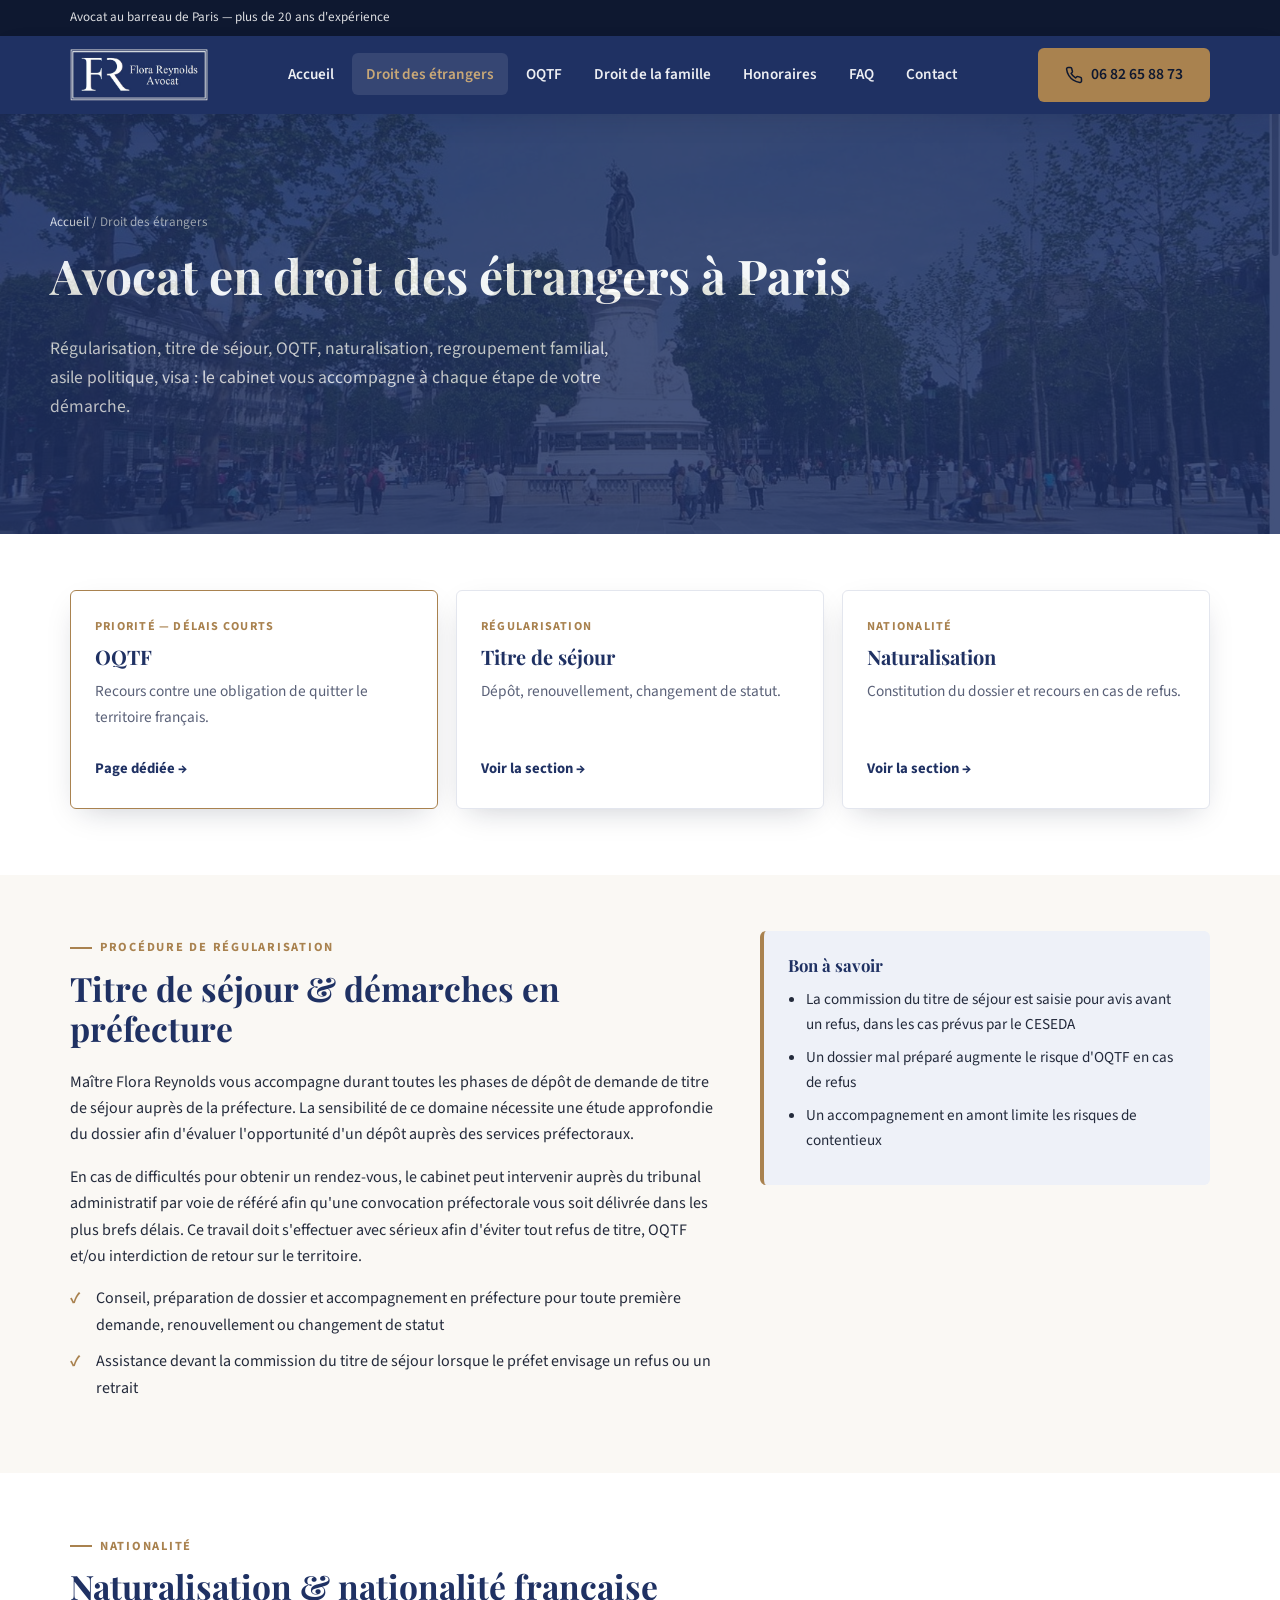
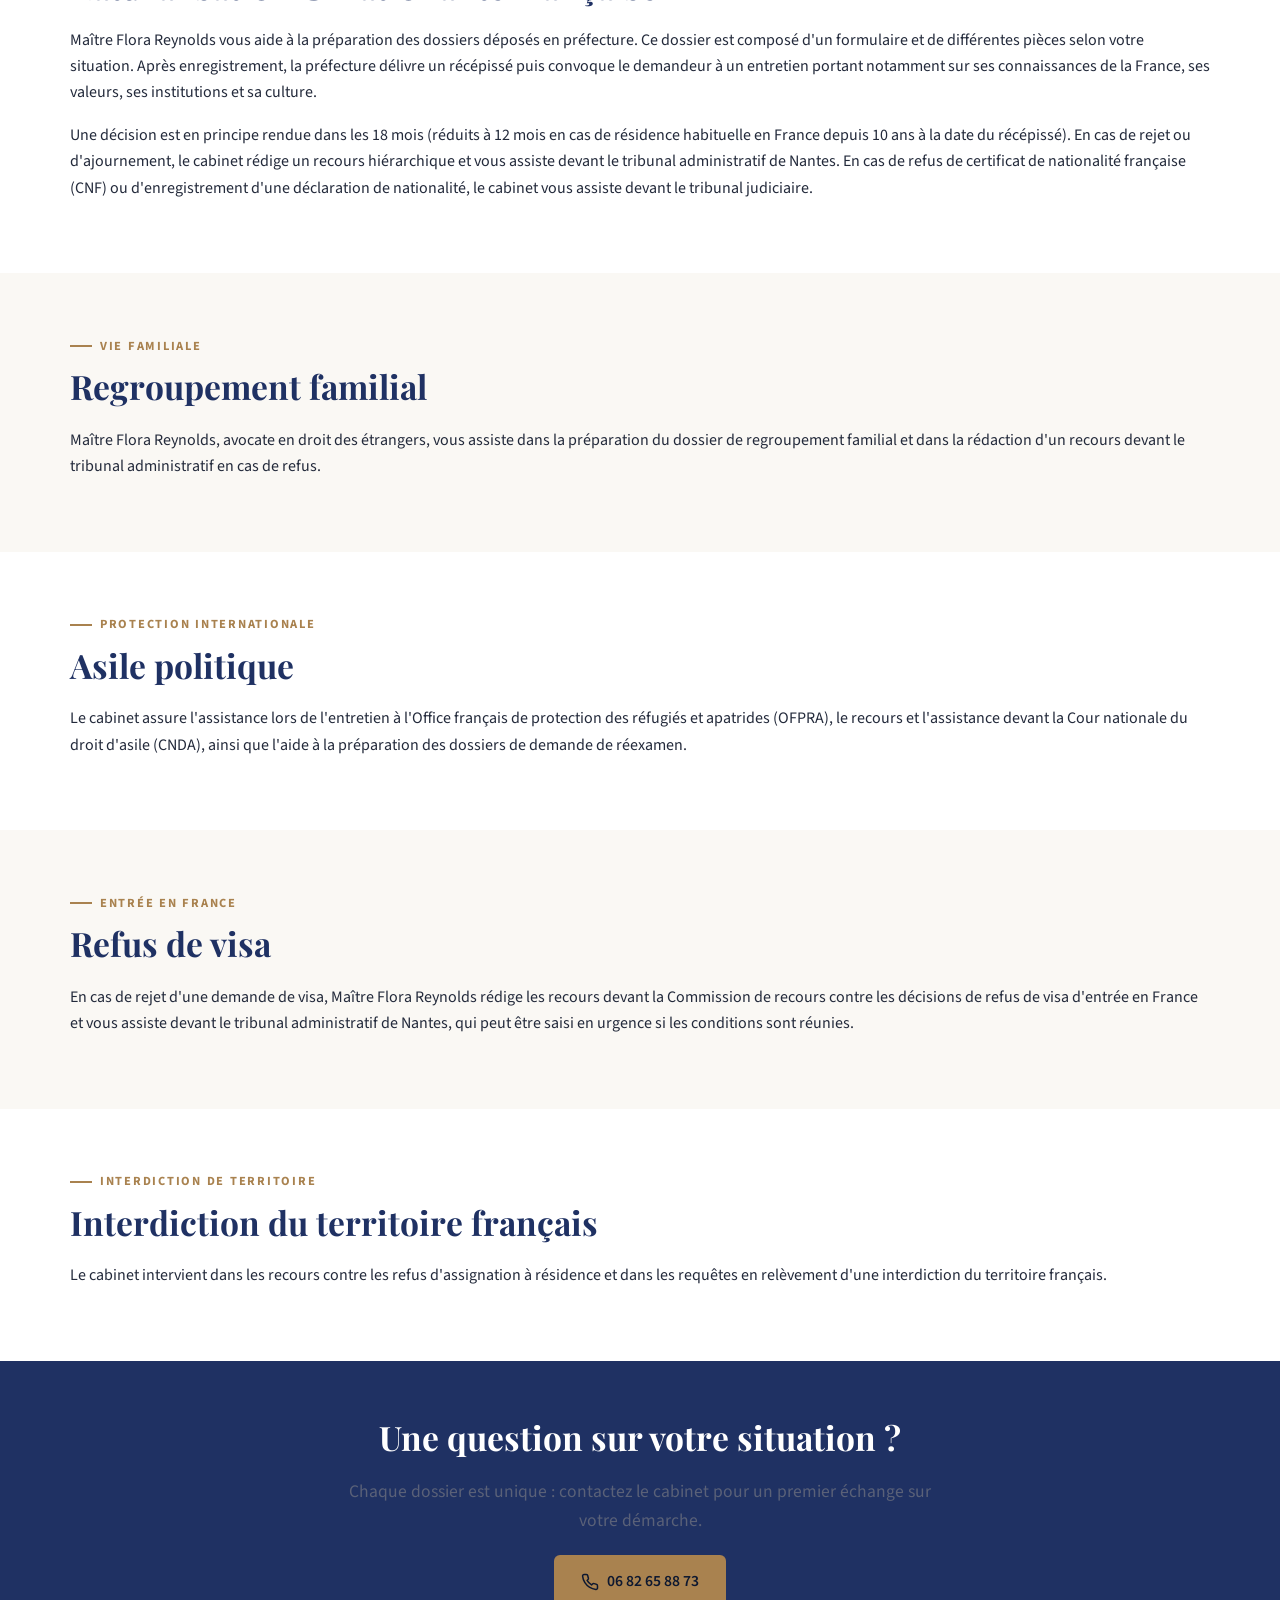
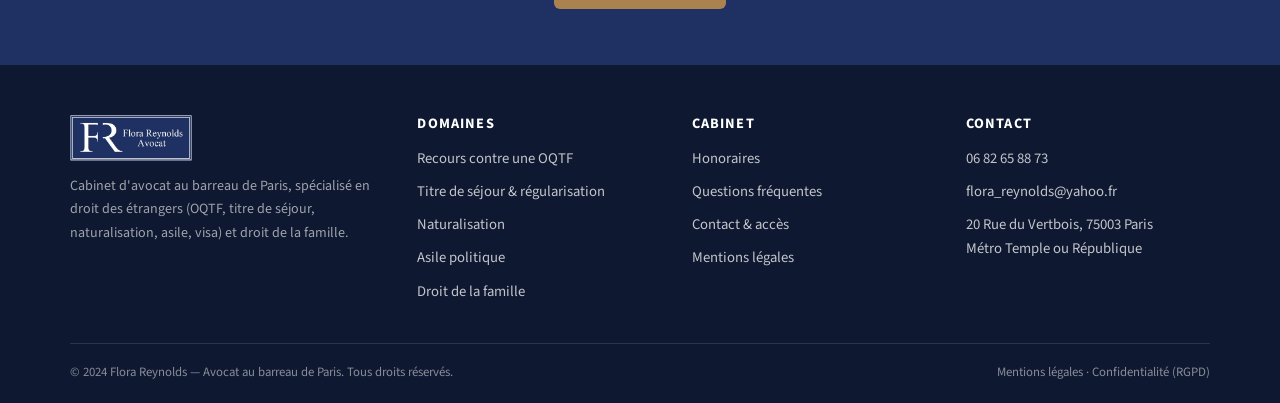
<file: droit-des-etrangers.html>
<!DOCTYPE html>
<html lang="fr">
<head>
<meta charset="UTF-8">
<meta name="viewport" content="width=device-width, initial-scale=1">
<title>Avocat droit des étrangers à Paris — titre de séjour, naturalisation, asile</title>
<meta name="description" content="Avocat en droit des étrangers à Paris : titre de séjour, régularisation, naturalisation, regroupement familial, asile, refus de visa. Cabinet Flora Reynolds, 20 ans d'expérience.">
<link rel="canonical" href="https://www.reynolds-avocat.fr/droit-des-etrangers.html">
<meta property="og:title" content="Avocat droit des étrangers à Paris — titre de séjour, naturalisation, asile">
<meta property="og:description" content="Avocat en droit des étrangers à Paris : titre de séjour, régularisation, naturalisation, regroupement familial, asile, refus de visa. Cabinet Flora Reynolds, 20 ans d'expérience.">
<meta property="og:type" content="website">
<meta property="og:locale" content="fr_FR">
<meta property="og:image" content="https://www.reynolds-avocat.fr/images/place_de_la_Republique_Paris.jpg">
<link rel="preconnect" href="https://fonts.googleapis.com">
<link rel="preconnect" href="https://fonts.gstatic.com" crossorigin>
<link href="https://fonts.googleapis.com/css2?family=Playfair+Display:wght@600;700&family=Source+Sans+3:wght@400;600;700&display=swap" rel="stylesheet">
<link rel="stylesheet" href="style.css">
</head>
<body>
<div class="top-strip">
  <div class="container">
    <span>Avocat au barreau de Paris — plus de 20 ans d'expérience</span>
  </div>
</div>
<header class="site-header">
  <div class="container">
    <a href="index.html" class="brand" aria-label="Retour à l'accueil — Flora Reynolds Avocat">
      <img src="images/logo-fr.png" alt="Flora Reynolds Avocat — logo du cabinet">
    </a>
    <nav class="main-nav" aria-label="Navigation principale">
      <ul>
        <li><a href="index.html">Accueil</a></li>
<li><a href="droit-des-etrangers.html" class="active">Droit des étrangers</a></li>
<li><a href="oqtf.html">OQTF</a></li>
<li><a href="droit-de-la-famille.html">Droit de la famille</a></li>
<li><a href="honoraires.html">Honoraires</a></li>
<li><a href="faq.html">FAQ</a></li>
<li><a href="contact.html">Contact</a></li>
      </ul>
    </nav>
    <a href="tel:+33682658873" class="btn btn-primary header-cta"><svg viewBox="0 0 24 24" fill="none" stroke="currentColor" stroke-width="2" stroke-linecap="round" stroke-linejoin="round"><path d="M22 16.92v3a2 2 0 0 1-2.18 2 19.79 19.79 0 0 1-8.63-3.07 19.5 19.5 0 0 1-6-6 19.79 19.79 0 0 1-3.07-8.67A2 2 0 0 1 4.11 2h3a2 2 0 0 1 2 1.72c.127.96.361 1.903.7 2.81a2 2 0 0 1-.45 2.11L8.09 9.91a16 16 0 0 0 6 6l1.27-1.27a2 2 0 0 1 2.11-.45c.907.339 1.85.573 2.81.7A2 2 0 0 1 22 16.92z"/></svg> 06 82 65 88 73</a>
    <a href="tel:+33682658873" class="call-fab" aria-label="Appeler le cabinet"><svg viewBox="0 0 24 24" fill="none" stroke="currentColor" stroke-width="2" stroke-linecap="round" stroke-linejoin="round"><path d="M22 16.92v3a2 2 0 0 1-2.18 2 19.79 19.79 0 0 1-8.63-3.07 19.5 19.5 0 0 1-6-6 19.79 19.79 0 0 1-3.07-8.67A2 2 0 0 1 4.11 2h3a2 2 0 0 1 2 1.72c.127.96.361 1.903.7 2.81a2 2 0 0 1-.45 2.11L8.09 9.91a16 16 0 0 0 6 6l1.27-1.27a2 2 0 0 1 2.11-.45c.907.339 1.85.573 2.81.7A2 2 0 0 1 22 16.92z"/></svg></a>
    <button class="menu-toggle" aria-label="Ouvrir le menu" aria-expanded="false"><svg viewBox="0 0 24 24" fill="none" stroke="currentColor" stroke-width="2" stroke-linecap="round"><line x1="3" y1="6" x2="21" y2="6"/><line x1="3" y1="12" x2="21" y2="12"/><line x1="3" y1="18" x2="21" y2="18"/></svg></button>
  </div>
  <div class="mobile-nav">
    <ul>
      <li><a href="index.html">Accueil</a></li>
<li><a href="droit-des-etrangers.html">Droit des étrangers</a></li>
<li><a href="oqtf.html">OQTF</a></li>
<li><a href="droit-de-la-famille.html">Droit de la famille</a></li>
<li><a href="honoraires.html">Honoraires</a></li>
<li><a href="faq.html">FAQ</a></li>
<li><a href="contact.html">Contact</a></li>
      <li class="mnav-cta"><a href="tel:+33682658873" class="btn btn-primary btn-block">Appeler le cabinet — 06 82 65 88 73</a></li>
    </ul>
  </div>
</header>

<section class="page-hero">
  <div class="hero-bg" style="background-image:url('images/hero-republique.jpg');opacity:0.16"></div>
  <div class="container">
    <div class="breadcrumb"><a href="index.html">Accueil</a> / Droit des étrangers</div>
    <h1>Avocat en droit des étrangers à Paris</h1>
    <p class="lede">Régularisation, titre de séjour, OQTF, naturalisation, regroupement familial, asile politique, visa : le cabinet vous accompagne à chaque étape de votre démarche.</p>
  </div>
</section>

<section>
  <div class="container">
    <div class="card-grid" style="margin-bottom:10px">
      <div class="domain-card featured">
        <span class="tag">Priorité — délais courts</span>
        <h3>OQTF</h3>
        <p>Recours contre une obligation de quitter le territoire français.</p>
        <a href="oqtf.html" class="more">Page dédiée →</a>
      </div>
      <div class="domain-card">
        <span class="tag">Régularisation</span>
        <h3>Titre de séjour</h3>
        <p>Dépôt, renouvellement, changement de statut.</p>
        <a href="#titre-sejour" class="more">Voir la section →</a>
      </div>
      <div class="domain-card">
        <span class="tag">Nationalité</span>
        <h3>Naturalisation</h3>
        <p>Constitution du dossier et recours en cas de refus.</p>
        <a href="#naturalisation" class="more">Voir la section →</a>
      </div>
    </div>
  </div>
</section>

<section class="section-cream" id="titre-sejour">
  <div class="container">
    <div class="two-col">
      <div>
        <span class="eyebrow">Procédure de régularisation</span>
        <h2>Titre de séjour &amp; démarches en préfecture</h2>
        <p>Maître Flora Reynolds vous accompagne durant toutes les phases de dépôt de demande de titre de séjour auprès de la préfecture. La sensibilité de ce domaine nécessite une étude approfondie du dossier afin d'évaluer l'opportunité d'un dépôt auprès des services préfectoraux.</p>
        <p>En cas de difficultés pour obtenir un rendez-vous, le cabinet peut intervenir auprès du tribunal administratif par voie de référé afin qu'une convocation préfectorale vous soit délivrée dans les plus brefs délais. Ce travail doit s'effectuer avec sérieux afin d'éviter tout refus de titre, OQTF et/ou interdiction de retour sur le territoire.</p>
        <ul class="check-list">
          <li>Conseil, préparation de dossier et accompagnement en préfecture pour toute première demande, renouvellement ou changement de statut</li>
          <li>Assistance devant la commission du titre de séjour lorsque le préfet envisage un refus ou un retrait</li>
        </ul>
      </div>
      <div class="info-box">
        <h3>Bon à savoir</h3>
        <ul>
          <li>La commission du titre de séjour est saisie pour avis avant un refus, dans les cas prévus par le CESEDA</li>
          <li>Un dossier mal préparé augmente le risque d'OQTF en cas de refus</li>
          <li>Un accompagnement en amont limite les risques de contentieux</li>
        </ul>
      </div>
    </div>
  </div>
</section>

<section id="naturalisation">
  <div class="container">
    <span class="eyebrow">Nationalité</span>
    <h2>Naturalisation &amp; nationalité française</h2>
    <p>Maître Flora Reynolds vous aide à la préparation des dossiers déposés en préfecture. Ce dossier est composé d'un formulaire et de différentes pièces selon votre situation. Après enregistrement, la préfecture délivre un récépissé puis convoque le demandeur à un entretien portant notamment sur ses connaissances de la France, ses valeurs, ses institutions et sa culture.</p>
    <p>Une décision est en principe rendue dans les 18 mois (réduits à 12 mois en cas de résidence habituelle en France depuis 10 ans à la date du récépissé). En cas de rejet ou d'ajournement, le cabinet rédige un recours hiérarchique et vous assiste devant le tribunal administratif de Nantes. En cas de refus de certificat de nationalité française (CNF) ou d'enregistrement d'une déclaration de nationalité, le cabinet vous assiste devant le tribunal judiciaire.</p>
  </div>
</section>

<section class="section-cream" id="regroupement">
  <div class="container">
    <span class="eyebrow">Vie familiale</span>
    <h2>Regroupement familial</h2>
    <p>Maître Flora Reynolds, avocate en droit des étrangers, vous assiste dans la préparation du dossier de regroupement familial et dans la rédaction d'un recours devant le tribunal administratif en cas de refus.</p>
  </div>
</section>

<section id="asile">
  <div class="container">
    <span class="eyebrow">Protection internationale</span>
    <h2>Asile politique</h2>
    <p>Le cabinet assure l'assistance lors de l'entretien à l'Office français de protection des réfugiés et apatrides (OFPRA), le recours et l'assistance devant la Cour nationale du droit d'asile (CNDA), ainsi que l'aide à la préparation des dossiers de demande de réexamen.</p>
  </div>
</section>

<section class="section-cream" id="visa">
  <div class="container">
    <span class="eyebrow">Entrée en France</span>
    <h2>Refus de visa</h2>
    <p>En cas de rejet d'une demande de visa, Maître Flora Reynolds rédige les recours devant la Commission de recours contre les décisions de refus de visa d'entrée en France et vous assiste devant le tribunal administratif de Nantes, qui peut être saisi en urgence si les conditions sont réunies.</p>
  </div>
</section>

<section id="itf">
  <div class="container">
    <span class="eyebrow">Interdiction de territoire</span>
    <h2>Interdiction du territoire français</h2>
    <p>Le cabinet intervient dans les recours contre les refus d'assignation à résidence et dans les requêtes en relèvement d'une interdiction du territoire français.</p>
  </div>
</section>

<section class="section-navy">
  <div class="container" style="text-align:center">
    <h2>Une question sur votre situation ?</h2>
    <p class="lede" style="max-width:600px;margin:0 auto 20px">Chaque dossier est unique : contactez le cabinet pour un premier échange sur votre démarche.</p>
    <a href="tel:+33682658873" class="btn btn-primary"><svg viewBox="0 0 24 24" fill="none" stroke="currentColor" stroke-width="2" stroke-linecap="round" stroke-linejoin="round"><path d="M22 16.92v3a2 2 0 0 1-2.18 2 19.79 19.79 0 0 1-8.63-3.07 19.5 19.5 0 0 1-6-6 19.79 19.79 0 0 1-3.07-8.67A2 2 0 0 1 4.11 2h3a2 2 0 0 1 2 1.72c.127.96.361 1.903.7 2.81a2 2 0 0 1-.45 2.11L8.09 9.91a16 16 0 0 0 6 6l1.27-1.27a2 2 0 0 1 2.11-.45c.907.339 1.85.573 2.81.7A2 2 0 0 1 22 16.92z"/></svg> 06 82 65 88 73</a>
  </div>
</section>
<footer class="site-footer">
  <div class="container">
    <div class="footer-grid">
      <div class="footer-brand">
        <img src="images/logo-fr.png" alt="Flora Reynolds Avocat">
        <p>Cabinet d'avocat au barreau de Paris, spécialisé en droit des étrangers (OQTF, titre de séjour, naturalisation, asile, visa) et droit de la famille.</p>
      </div>
      <div>
        <h4>Domaines</h4>
        <ul>
          <li><a href="oqtf.html">Recours contre une OQTF</a></li>
          <li><a href="droit-des-etrangers.html">Titre de séjour &amp; régularisation</a></li>
          <li><a href="droit-des-etrangers.html#naturalisation">Naturalisation</a></li>
          <li><a href="droit-des-etrangers.html#asile">Asile politique</a></li>
          <li><a href="droit-de-la-famille.html">Droit de la famille</a></li>
        </ul>
      </div>
      <div>
        <h4>Cabinet</h4>
        <ul>
          <li><a href="honoraires.html">Honoraires</a></li>
          <li><a href="faq.html">Questions fréquentes</a></li>
          <li><a href="contact.html">Contact &amp; accès</a></li>
          <li><a href="mentions-legales.html">Mentions légales</a></li>
        </ul>
      </div>
      <div>
        <h4>Contact</h4>
        <ul>
          <li><a href="tel:+33682658873">06 82 65 88 73</a></li>
          <li><a href="mailto:flora_reynolds@yahoo.fr">flora_reynolds@yahoo.fr</a></li>
          <li>20 Rue du Vertbois, 75003 Paris<br>Métro Temple ou République</li>
        </ul>
      </div>
    </div>
    <div class="footer-bottom">
      <span>© 2024 Flora Reynolds — Avocat au barreau de Paris. Tous droits réservés.</span>
      <span><a href="mentions-legales.html">Mentions légales</a> · <a href="mentions-legales.html#rgpd">Confidentialité (RGPD)</a></span>
    </div>
  </div>
</footer>
<div class="mobile-call-bar">
  <a class="mail" href="mailto:flora_reynolds@yahoo.fr"><svg viewBox="0 0 24 24" fill="none" stroke="currentColor" stroke-width="2"><path d="M4 4h16v16H4z"/><path d="M22 6l-10 7L2 6"/></svg> Écrire un e-mail</a>
</div>
<script src="script.js"></script>
</body>
</html>
</file>
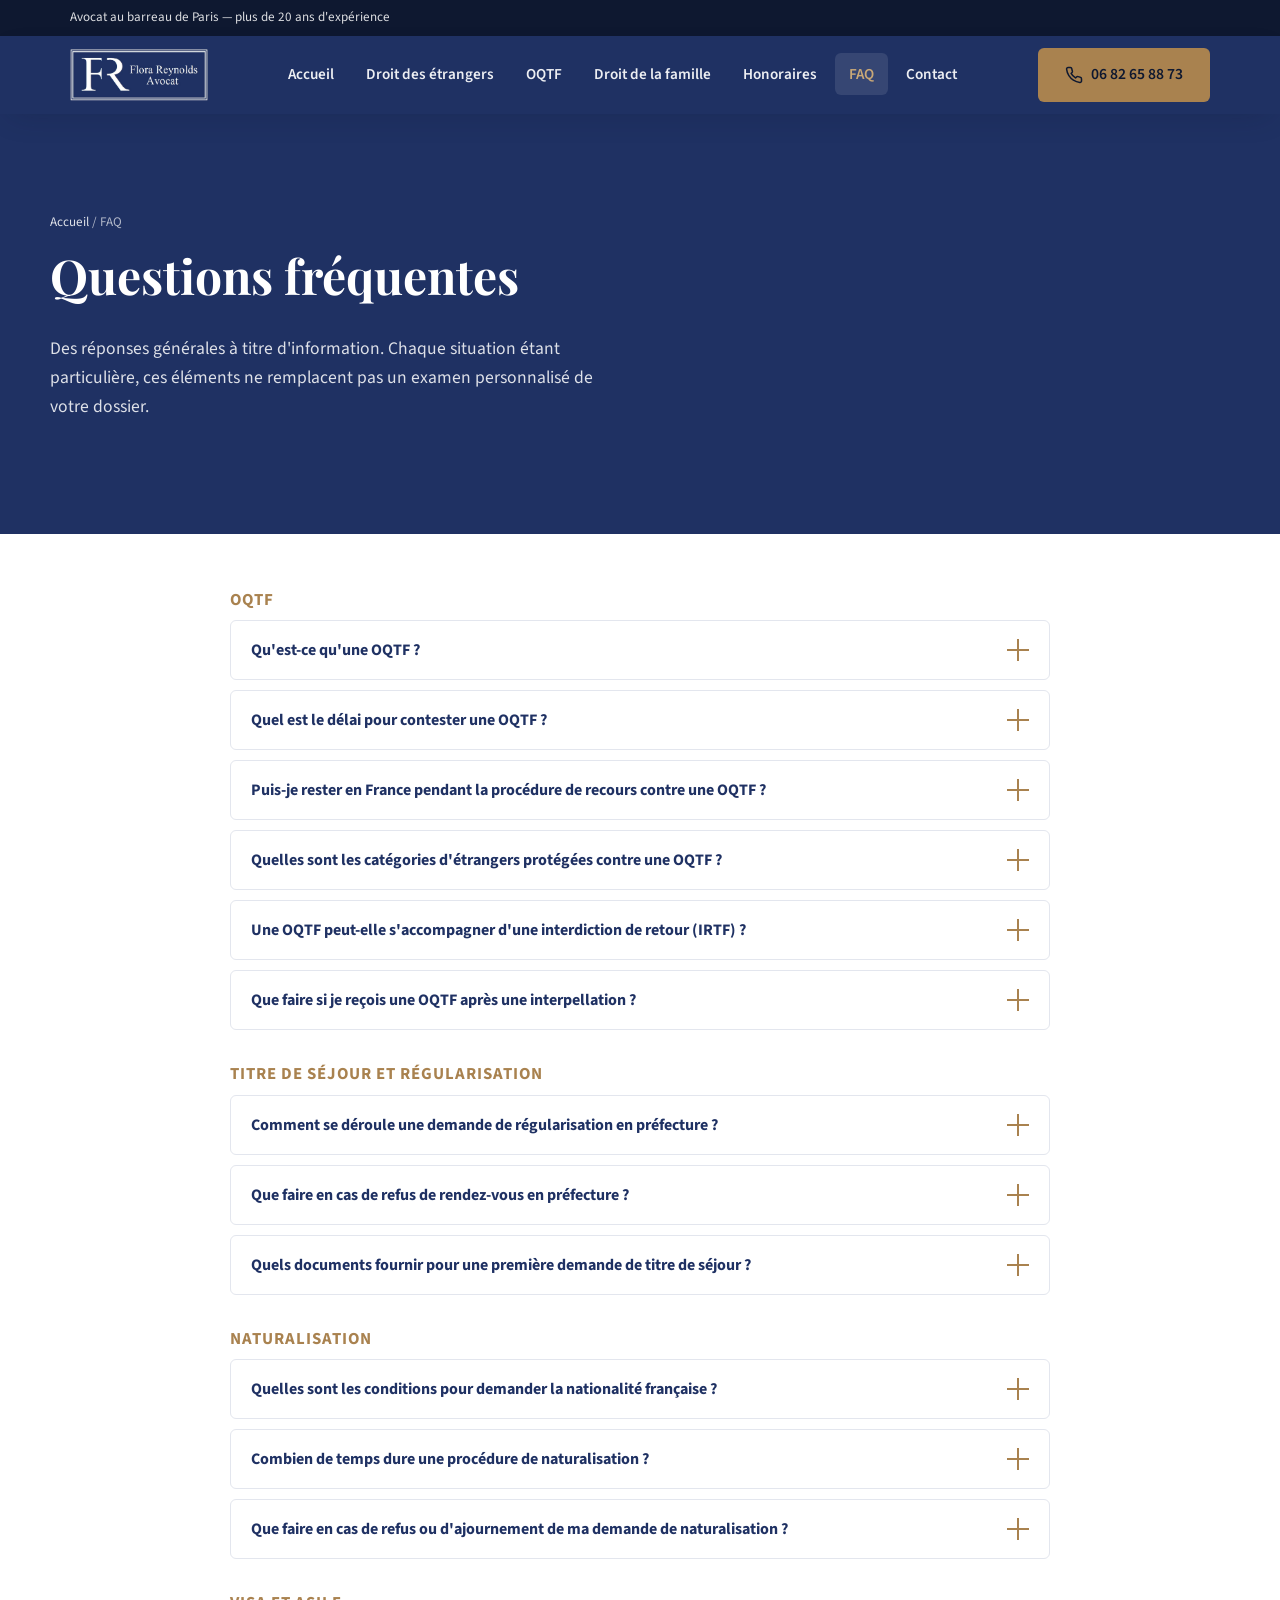
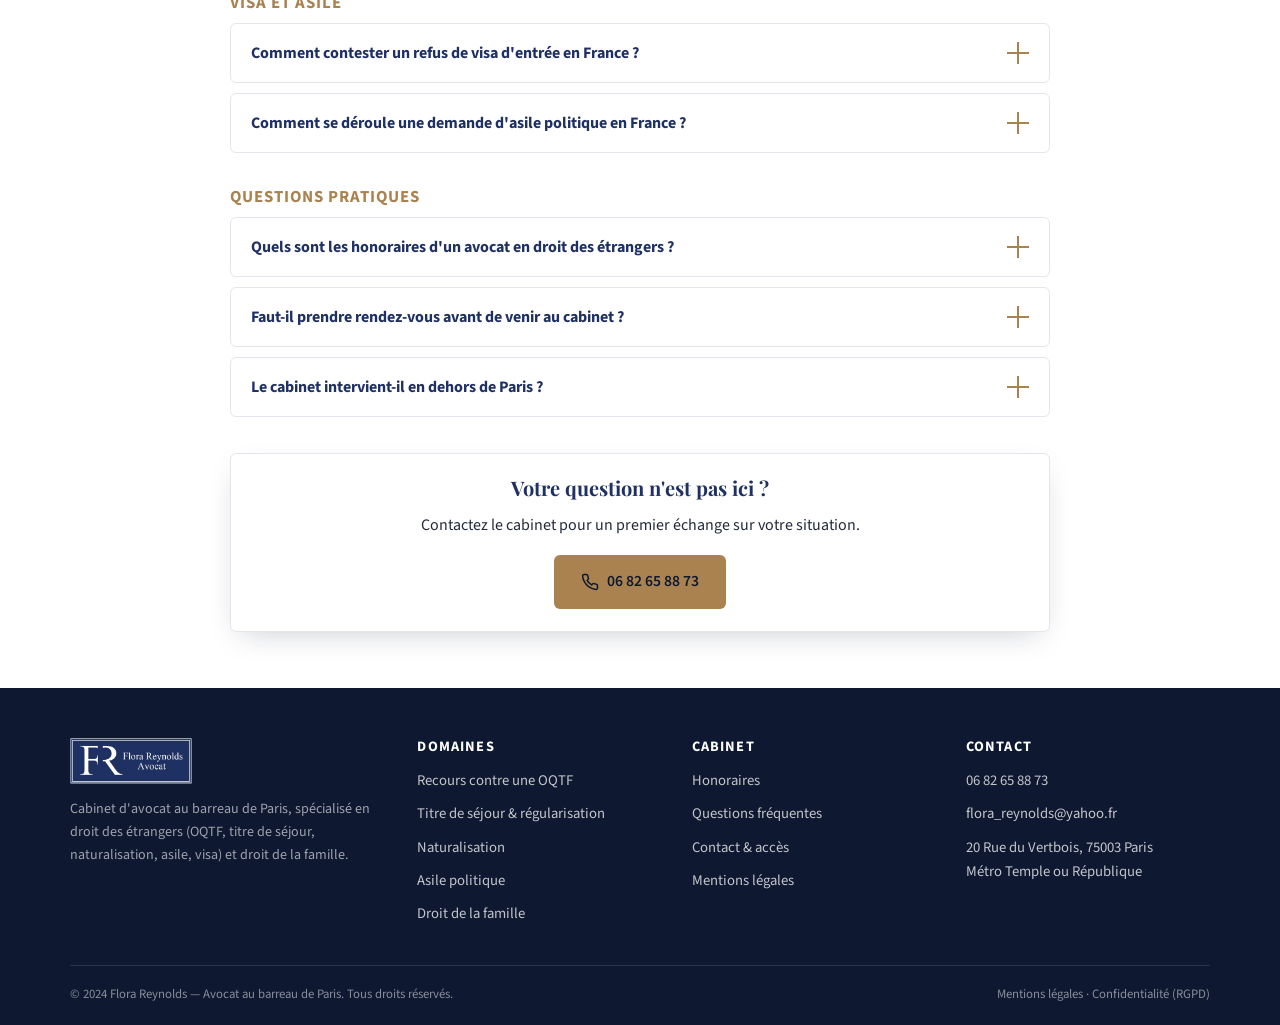
<file: faq.html>
<!DOCTYPE html>
<html lang="fr">
<head>
<meta charset="UTF-8">
<meta name="viewport" content="width=device-width, initial-scale=1">
<title>FAQ — Questions fréquentes sur l'OQTF et le droit des étrangers</title>
<meta name="description" content="Réponses aux questions fréquentes sur l'OQTF, le titre de séjour, la naturalisation, l'asile et les honoraires. Cabinet Flora Reynolds, avocat à Paris.">
<link rel="canonical" href="https://www.reynolds-avocat.fr/faq.html">
<meta property="og:title" content="FAQ — Questions fréquentes sur l'OQTF et le droit des étrangers">
<meta property="og:description" content="Réponses aux questions fréquentes sur l'OQTF, le titre de séjour, la naturalisation, l'asile et les honoraires. Cabinet Flora Reynolds, avocat à Paris.">
<meta property="og:type" content="website">
<meta property="og:locale" content="fr_FR">
<meta property="og:image" content="https://www.reynolds-avocat.fr/images/place_de_la_Republique_Paris.jpg">
<link rel="preconnect" href="https://fonts.googleapis.com">
<link rel="preconnect" href="https://fonts.gstatic.com" crossorigin>
<link href="https://fonts.googleapis.com/css2?family=Playfair+Display:wght@600;700&family=Source+Sans+3:wght@400;600;700&display=swap" rel="stylesheet">
<link rel="stylesheet" href="style.css">
<script type="application/ld+json">
{
  "@context": "https://schema.org",
  "@type": "FAQPage",
  "mainEntity": [
    {
      "@type": "Question",
      "name": "Qu'est-ce qu'une OQTF ?",
      "acceptedAnswer": {
        "@type": "Answer",
        "text": "Une obligation de quitter le territoire français (OQTF) est une décision préfectorale imposant à un ressortissant étranger de quitter la France, le plus souvent après un refus de titre de séjour ou une interpellation."
      }
    },
    {
      "@type": "Question",
      "name": "Quel est le délai pour contester une OQTF ?",
      "acceptedAnswer": {
        "@type": "Answer",
        "text": "Selon les cas : 48 heures, 15 jours ou 30 jours à compter de la notification. Voir le détail sur la page dédiée à l'OQTF."
      }
    },
    {
      "@type": "Question",
      "name": "Puis-je rester en France pendant la procédure de recours contre une OQTF ?",
      "acceptedAnswer": {
        "@type": "Answer",
        "text": "Oui, un recours introduit dans les délais légaux suspend en principe l'exécution de l'éloignement jusqu'à la décision du tribunal."
      }
    },
    {
      "@type": "Question",
      "name": "Quelles sont les catégories d'étrangers protégées contre une OQTF ?",
      "acceptedAnswer": {
        "@type": "Answer",
        "text": "Mineurs, résidents de longue date, parents d'enfant français, conjoints de Français depuis plus de 3 ans, personnes gravement malades, notamment. Chaque cas doit être vérifié précisément."
      }
    },
    {
      "@type": "Question",
      "name": "Une OQTF peut-elle s'accompagner d'une interdiction de retour (IRTF) ?",
      "acceptedAnswer": {
        "@type": "Answer",
        "text": "Oui, elle peut être notifiée avec l'OQTF ou postérieurement, et se conteste dans des conditions similaires."
      }
    },
    {
      "@type": "Question",
      "name": "Que faire si je reçois une OQTF après une interpellation ?",
      "acceptedAnswer": {
        "@type": "Answer",
        "text": "Il faut contacter un avocat en urgence : les délais peuvent être réduits à 48 heures et un placement en rétention est parfois décidé en parallèle."
      }
    },
    {
      "@type": "Question",
      "name": "Comment se déroule une demande de régularisation en préfecture ?",
      "acceptedAnswer": {
        "@type": "Answer",
        "text": "Elle nécessite une étude préalable du dossier, puis un dépôt de demande accompagné des pièces justificatives, avant un examen par les services préfectoraux, parfois avec passage devant la commission du titre de séjour."
      }
    },
    {
      "@type": "Question",
      "name": "Que faire en cas de refus de rendez-vous en préfecture ?",
      "acceptedAnswer": {
        "@type": "Answer",
        "text": "Un recours en référé devant le tribunal administratif peut être engagé afin d'obtenir une convocation dans de brefs délais."
      }
    },
    {
      "@type": "Question",
      "name": "Quels documents fournir pour une première demande de titre de séjour ?",
      "acceptedAnswer": {
        "@type": "Answer",
        "text": "Les pièces varient selon le fondement de la demande (vie privée et familiale, salarié, étudiant, etc.). Un examen individualisé du dossier permet de déterminer la liste exacte des justificatifs nécessaires."
      }
    },
    {
      "@type": "Question",
      "name": "Quelles sont les conditions pour demander la nationalité française ?",
      "acceptedAnswer": {
        "@type": "Answer",
        "text": "Elles portent notamment sur la durée de résidence en France, l'assimilation à la communauté française, la stabilité des ressources et l'absence de condamnations incompatibles. Chaque dossier est étudié individuellement."
      }
    },
    {
      "@type": "Question",
      "name": "Combien de temps dure une procédure de naturalisation ?",
      "acceptedAnswer": {
        "@type": "Answer",
        "text": "En général jusqu'à 18 mois, réduits à 12 mois en cas de résidence habituelle en France depuis 10 ans à la date du récépissé."
      }
    },
    {
      "@type": "Question",
      "name": "Que faire en cas de refus ou d'ajournement de ma demande de naturalisation ?",
      "acceptedAnswer": {
        "@type": "Answer",
        "text": "Un recours hiérarchique peut être rédigé, suivi le cas échéant d'une procédure devant le tribunal administratif de Nantes."
      }
    },
    {
      "@type": "Question",
      "name": "Comment contester un refus de visa d'entrée en France ?",
      "acceptedAnswer": {
        "@type": "Answer",
        "text": "Un recours peut être formé devant la Commission de recours contre les décisions de refus de visa, puis, si nécessaire, devant le tribunal administratif de Nantes, éventuellement en urgence."
      }
    },
    {
      "@type": "Question",
      "name": "Comment se déroule une demande d'asile politique en France ?",
      "acceptedAnswer": {
        "@type": "Answer",
        "text": "Elle comprend un entretien à l'OFPRA, puis, en cas de rejet, un recours possible devant la Cour nationale du droit d'asile (CNDA)."
      }
    },
    {
      "@type": "Question",
      "name": "Quels sont les honoraires d'un avocat en droit des étrangers ?",
      "acceptedAnswer": {
        "@type": "Answer",
        "text": "Le cabinet propose un honoraire au forfait ou au taux horaire (200 € HT), toujours fixé par convention avec votre accord préalable. Voir la page Honoraires."
      }
    },
    {
      "@type": "Question",
      "name": "Faut-il prendre rendez-vous avant de venir au cabinet ?",
      "acceptedAnswer": {
        "@type": "Answer",
        "text": "Oui, il est recommandé de prendre rendez-vous par téléphone ou par e-mail afin d'organiser un premier échange sur votre dossier."
      }
    },
    {
      "@type": "Question",
      "name": "Le cabinet intervient-il en dehors de Paris ?",
      "acceptedAnswer": {
        "@type": "Answer",
        "text": "Le cabinet, situé à Paris 3e, intervient devant les juridictions compétentes en Île-de-France ainsi que devant les juridictions nationales (tribunal administratif de Nantes, CNDA) selon la nature du dossier."
      }
    }
  ]
}
</script>
</head>
<body>
<div class="top-strip">
  <div class="container">
    <span>Avocat au barreau de Paris — plus de 20 ans d'expérience</span>
  </div>
</div>
<header class="site-header">
  <div class="container">
    <a href="index.html" class="brand" aria-label="Retour à l'accueil — Flora Reynolds Avocat">
      <img src="images/logo-fr.png" alt="Flora Reynolds Avocat — logo du cabinet">
    </a>
    <nav class="main-nav" aria-label="Navigation principale">
      <ul>
        <li><a href="index.html">Accueil</a></li>
<li><a href="droit-des-etrangers.html">Droit des étrangers</a></li>
<li><a href="oqtf.html">OQTF</a></li>
<li><a href="droit-de-la-famille.html">Droit de la famille</a></li>
<li><a href="honoraires.html">Honoraires</a></li>
<li><a href="faq.html" class="active">FAQ</a></li>
<li><a href="contact.html">Contact</a></li>
      </ul>
    </nav>
    <a href="tel:+33682658873" class="btn btn-primary header-cta"><svg viewBox="0 0 24 24" fill="none" stroke="currentColor" stroke-width="2" stroke-linecap="round" stroke-linejoin="round"><path d="M22 16.92v3a2 2 0 0 1-2.18 2 19.79 19.79 0 0 1-8.63-3.07 19.5 19.5 0 0 1-6-6 19.79 19.79 0 0 1-3.07-8.67A2 2 0 0 1 4.11 2h3a2 2 0 0 1 2 1.72c.127.96.361 1.903.7 2.81a2 2 0 0 1-.45 2.11L8.09 9.91a16 16 0 0 0 6 6l1.27-1.27a2 2 0 0 1 2.11-.45c.907.339 1.85.573 2.81.7A2 2 0 0 1 22 16.92z"/></svg> 06 82 65 88 73</a>
    <a href="tel:+33682658873" class="call-fab" aria-label="Appeler le cabinet"><svg viewBox="0 0 24 24" fill="none" stroke="currentColor" stroke-width="2" stroke-linecap="round" stroke-linejoin="round"><path d="M22 16.92v3a2 2 0 0 1-2.18 2 19.79 19.79 0 0 1-8.63-3.07 19.5 19.5 0 0 1-6-6 19.79 19.79 0 0 1-3.07-8.67A2 2 0 0 1 4.11 2h3a2 2 0 0 1 2 1.72c.127.96.361 1.903.7 2.81a2 2 0 0 1-.45 2.11L8.09 9.91a16 16 0 0 0 6 6l1.27-1.27a2 2 0 0 1 2.11-.45c.907.339 1.85.573 2.81.7A2 2 0 0 1 22 16.92z"/></svg></a>
    <button class="menu-toggle" aria-label="Ouvrir le menu" aria-expanded="false"><svg viewBox="0 0 24 24" fill="none" stroke="currentColor" stroke-width="2" stroke-linecap="round"><line x1="3" y1="6" x2="21" y2="6"/><line x1="3" y1="12" x2="21" y2="12"/><line x1="3" y1="18" x2="21" y2="18"/></svg></button>
  </div>
  <div class="mobile-nav">
    <ul>
      <li><a href="index.html">Accueil</a></li>
<li><a href="droit-des-etrangers.html">Droit des étrangers</a></li>
<li><a href="oqtf.html">OQTF</a></li>
<li><a href="droit-de-la-famille.html">Droit de la famille</a></li>
<li><a href="honoraires.html">Honoraires</a></li>
<li><a href="faq.html">FAQ</a></li>
<li><a href="contact.html">Contact</a></li>
      <li class="mnav-cta"><a href="tel:+33682658873" class="btn btn-primary btn-block">Appeler le cabinet — 06 82 65 88 73</a></li>
    </ul>
  </div>
</header>

<section class="page-hero">
  <div class="container">
    <div class="breadcrumb"><a href="index.html">Accueil</a> / FAQ</div>
    <h1>Questions fréquentes</h1>
    <p class="lede">Des réponses générales à titre d'information. Chaque situation étant particulière, ces éléments ne remplacent pas un examen personnalisé de votre dossier.</p>
  </div>
</section>
<section>
  <div class="container">
    <div style="max-width:820px;margin:0 auto">
      <div class="faq-category"><h3>OQTF</h3><div class="faq-list"><div class="faq-item">
  <button class="faq-q" aria-expanded="false">Qu'est-ce qu'une OQTF ? <span class="icon"></span></button>
  <div class="faq-a"><div class="faq-a-inner">Une obligation de quitter le territoire français (OQTF) est une décision préfectorale imposant à un ressortissant étranger de quitter la France, le plus souvent après un refus de titre de séjour ou une interpellation.</div></div>
</div>

<div class="faq-item">
  <button class="faq-q" aria-expanded="false">Quel est le délai pour contester une OQTF ? <span class="icon"></span></button>
  <div class="faq-a"><div class="faq-a-inner">Selon les cas : 48 heures, 15 jours ou 30 jours à compter de la notification. Voir le détail sur la page dédiée à l'OQTF.</div></div>
</div>

<div class="faq-item">
  <button class="faq-q" aria-expanded="false">Puis-je rester en France pendant la procédure de recours contre une OQTF ? <span class="icon"></span></button>
  <div class="faq-a"><div class="faq-a-inner">Oui, un recours introduit dans les délais légaux suspend en principe l'exécution de l'éloignement jusqu'à la décision du tribunal.</div></div>
</div>

<div class="faq-item">
  <button class="faq-q" aria-expanded="false">Quelles sont les catégories d'étrangers protégées contre une OQTF ? <span class="icon"></span></button>
  <div class="faq-a"><div class="faq-a-inner">Mineurs, résidents de longue date, parents d'enfant français, conjoints de Français depuis plus de 3 ans, personnes gravement malades, notamment. Chaque cas doit être vérifié précisément.</div></div>
</div>

<div class="faq-item">
  <button class="faq-q" aria-expanded="false">Une OQTF peut-elle s'accompagner d'une interdiction de retour (IRTF) ? <span class="icon"></span></button>
  <div class="faq-a"><div class="faq-a-inner">Oui, elle peut être notifiée avec l'OQTF ou postérieurement, et se conteste dans des conditions similaires.</div></div>
</div>

<div class="faq-item">
  <button class="faq-q" aria-expanded="false">Que faire si je reçois une OQTF après une interpellation ? <span class="icon"></span></button>
  <div class="faq-a"><div class="faq-a-inner">Il faut contacter un avocat en urgence : les délais peuvent être réduits à 48 heures et un placement en rétention est parfois décidé en parallèle.</div></div>
</div>
</div></div><div class="faq-category"><h3>Titre de séjour et régularisation</h3><div class="faq-list"><div class="faq-item">
  <button class="faq-q" aria-expanded="false">Comment se déroule une demande de régularisation en préfecture ? <span class="icon"></span></button>
  <div class="faq-a"><div class="faq-a-inner">Elle nécessite une étude préalable du dossier, puis un dépôt de demande accompagné des pièces justificatives, avant un examen par les services préfectoraux, parfois avec passage devant la commission du titre de séjour.</div></div>
</div>

<div class="faq-item">
  <button class="faq-q" aria-expanded="false">Que faire en cas de refus de rendez-vous en préfecture ? <span class="icon"></span></button>
  <div class="faq-a"><div class="faq-a-inner">Un recours en référé devant le tribunal administratif peut être engagé afin d'obtenir une convocation dans de brefs délais.</div></div>
</div>

<div class="faq-item">
  <button class="faq-q" aria-expanded="false">Quels documents fournir pour une première demande de titre de séjour ? <span class="icon"></span></button>
  <div class="faq-a"><div class="faq-a-inner">Les pièces varient selon le fondement de la demande (vie privée et familiale, salarié, étudiant, etc.). Un examen individualisé du dossier permet de déterminer la liste exacte des justificatifs nécessaires.</div></div>
</div>
</div></div><div class="faq-category"><h3>Naturalisation</h3><div class="faq-list"><div class="faq-item">
  <button class="faq-q" aria-expanded="false">Quelles sont les conditions pour demander la nationalité française ? <span class="icon"></span></button>
  <div class="faq-a"><div class="faq-a-inner">Elles portent notamment sur la durée de résidence en France, l'assimilation à la communauté française, la stabilité des ressources et l'absence de condamnations incompatibles. Chaque dossier est étudié individuellement.</div></div>
</div>

<div class="faq-item">
  <button class="faq-q" aria-expanded="false">Combien de temps dure une procédure de naturalisation ? <span class="icon"></span></button>
  <div class="faq-a"><div class="faq-a-inner">En général jusqu'à 18 mois, réduits à 12 mois en cas de résidence habituelle en France depuis 10 ans à la date du récépissé.</div></div>
</div>

<div class="faq-item">
  <button class="faq-q" aria-expanded="false">Que faire en cas de refus ou d'ajournement de ma demande de naturalisation ? <span class="icon"></span></button>
  <div class="faq-a"><div class="faq-a-inner">Un recours hiérarchique peut être rédigé, suivi le cas échéant d'une procédure devant le tribunal administratif de Nantes.</div></div>
</div>
</div></div><div class="faq-category"><h3>Visa et asile</h3><div class="faq-list"><div class="faq-item">
  <button class="faq-q" aria-expanded="false">Comment contester un refus de visa d'entrée en France ? <span class="icon"></span></button>
  <div class="faq-a"><div class="faq-a-inner">Un recours peut être formé devant la Commission de recours contre les décisions de refus de visa, puis, si nécessaire, devant le tribunal administratif de Nantes, éventuellement en urgence.</div></div>
</div>

<div class="faq-item">
  <button class="faq-q" aria-expanded="false">Comment se déroule une demande d'asile politique en France ? <span class="icon"></span></button>
  <div class="faq-a"><div class="faq-a-inner">Elle comprend un entretien à l'OFPRA, puis, en cas de rejet, un recours possible devant la Cour nationale du droit d'asile (CNDA).</div></div>
</div>
</div></div><div class="faq-category"><h3>Questions pratiques</h3><div class="faq-list"><div class="faq-item">
  <button class="faq-q" aria-expanded="false">Quels sont les honoraires d'un avocat en droit des étrangers ? <span class="icon"></span></button>
  <div class="faq-a"><div class="faq-a-inner">Le cabinet propose un honoraire au forfait ou au taux horaire (200 € HT), toujours fixé par convention avec votre accord préalable. Voir la page Honoraires.</div></div>
</div>

<div class="faq-item">
  <button class="faq-q" aria-expanded="false">Faut-il prendre rendez-vous avant de venir au cabinet ? <span class="icon"></span></button>
  <div class="faq-a"><div class="faq-a-inner">Oui, il est recommandé de prendre rendez-vous par téléphone ou par e-mail afin d'organiser un premier échange sur votre dossier.</div></div>
</div>

<div class="faq-item">
  <button class="faq-q" aria-expanded="false">Le cabinet intervient-il en dehors de Paris ? <span class="icon"></span></button>
  <div class="faq-a"><div class="faq-a-inner">Le cabinet, situé à Paris 3e, intervient devant les juridictions compétentes en Île-de-France ainsi que devant les juridictions nationales (tribunal administratif de Nantes, CNDA) selon la nature du dossier.</div></div>
</div>
</div></div>
      <div class="callout" style="margin-top:36px;text-align:center">
        <h3>Votre question n'est pas ici ?</h3>
        <p>Contactez le cabinet pour un premier échange sur votre situation.</p>
        <a href="tel:+33682658873" class="btn btn-primary"><svg viewBox="0 0 24 24" fill="none" stroke="currentColor" stroke-width="2" stroke-linecap="round" stroke-linejoin="round"><path d="M22 16.92v3a2 2 0 0 1-2.18 2 19.79 19.79 0 0 1-8.63-3.07 19.5 19.5 0 0 1-6-6 19.79 19.79 0 0 1-3.07-8.67A2 2 0 0 1 4.11 2h3a2 2 0 0 1 2 1.72c.127.96.361 1.903.7 2.81a2 2 0 0 1-.45 2.11L8.09 9.91a16 16 0 0 0 6 6l1.27-1.27a2 2 0 0 1 2.11-.45c.907.339 1.85.573 2.81.7A2 2 0 0 1 22 16.92z"/></svg> 06 82 65 88 73</a>
      </div>
    </div>
  </div>
</section>
<footer class="site-footer">
  <div class="container">
    <div class="footer-grid">
      <div class="footer-brand">
        <img src="images/logo-fr.png" alt="Flora Reynolds Avocat">
        <p>Cabinet d'avocat au barreau de Paris, spécialisé en droit des étrangers (OQTF, titre de séjour, naturalisation, asile, visa) et droit de la famille.</p>
      </div>
      <div>
        <h4>Domaines</h4>
        <ul>
          <li><a href="oqtf.html">Recours contre une OQTF</a></li>
          <li><a href="droit-des-etrangers.html">Titre de séjour &amp; régularisation</a></li>
          <li><a href="droit-des-etrangers.html#naturalisation">Naturalisation</a></li>
          <li><a href="droit-des-etrangers.html#asile">Asile politique</a></li>
          <li><a href="droit-de-la-famille.html">Droit de la famille</a></li>
        </ul>
      </div>
      <div>
        <h4>Cabinet</h4>
        <ul>
          <li><a href="honoraires.html">Honoraires</a></li>
          <li><a href="faq.html">Questions fréquentes</a></li>
          <li><a href="contact.html">Contact &amp; accès</a></li>
          <li><a href="mentions-legales.html">Mentions légales</a></li>
        </ul>
      </div>
      <div>
        <h4>Contact</h4>
        <ul>
          <li><a href="tel:+33682658873">06 82 65 88 73</a></li>
          <li><a href="mailto:flora_reynolds@yahoo.fr">flora_reynolds@yahoo.fr</a></li>
          <li>20 Rue du Vertbois, 75003 Paris<br>Métro Temple ou République</li>
        </ul>
      </div>
    </div>
    <div class="footer-bottom">
      <span>© 2024 Flora Reynolds — Avocat au barreau de Paris. Tous droits réservés.</span>
      <span><a href="mentions-legales.html">Mentions légales</a> · <a href="mentions-legales.html#rgpd">Confidentialité (RGPD)</a></span>
    </div>
  </div>
</footer>
<div class="mobile-call-bar">
  <a class="mail" href="mailto:flora_reynolds@yahoo.fr"><svg viewBox="0 0 24 24" fill="none" stroke="currentColor" stroke-width="2"><path d="M4 4h16v16H4z"/><path d="M22 6l-10 7L2 6"/></svg> Écrire un e-mail</a>
</div>
<script src="script.js"></script>
</body>
</html>
</file>
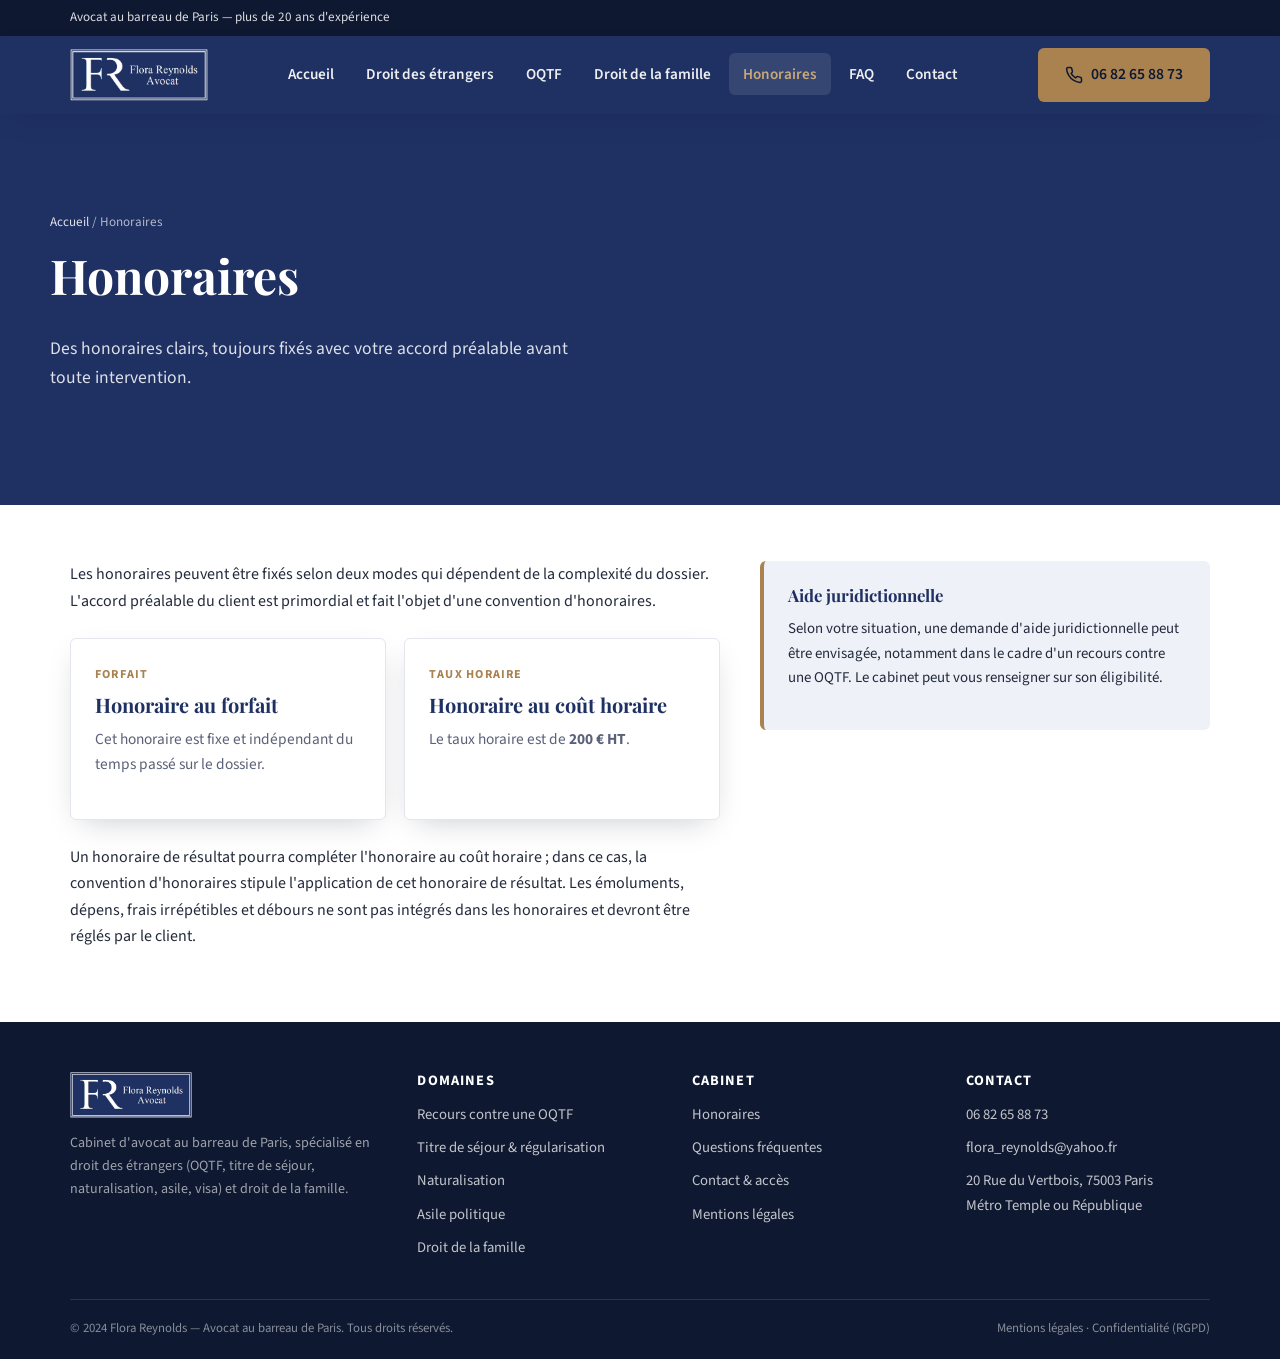
<file: honoraires.html>
<!DOCTYPE html>
<html lang="fr">
<head>
<meta charset="UTF-8">
<meta name="viewport" content="width=device-width, initial-scale=1">
<title>Honoraires — Cabinet Flora Reynolds, avocat à Paris</title>
<meta name="description" content="Honoraires du cabinet Flora Reynolds, avocat à Paris : forfait ou taux horaire (200 € HT), convention d'honoraires systématique.">
<link rel="canonical" href="https://www.reynolds-avocat.fr/honoraires.html">
<meta property="og:title" content="Honoraires — Cabinet Flora Reynolds, avocat à Paris">
<meta property="og:description" content="Honoraires du cabinet Flora Reynolds, avocat à Paris : forfait ou taux horaire (200 € HT), convention d'honoraires systématique.">
<meta property="og:type" content="website">
<meta property="og:locale" content="fr_FR">
<meta property="og:image" content="https://www.reynolds-avocat.fr/images/place_de_la_Republique_Paris.jpg">
<link rel="preconnect" href="https://fonts.googleapis.com">
<link rel="preconnect" href="https://fonts.gstatic.com" crossorigin>
<link href="https://fonts.googleapis.com/css2?family=Playfair+Display:wght@600;700&family=Source+Sans+3:wght@400;600;700&display=swap" rel="stylesheet">
<link rel="stylesheet" href="style.css">
</head>
<body>
<div class="top-strip">
  <div class="container">
    <span>Avocat au barreau de Paris — plus de 20 ans d'expérience</span>
  </div>
</div>
<header class="site-header">
  <div class="container">
    <a href="index.html" class="brand" aria-label="Retour à l'accueil — Flora Reynolds Avocat">
      <img src="images/logo-fr.png" alt="Flora Reynolds Avocat — logo du cabinet">
    </a>
    <nav class="main-nav" aria-label="Navigation principale">
      <ul>
        <li><a href="index.html">Accueil</a></li>
<li><a href="droit-des-etrangers.html">Droit des étrangers</a></li>
<li><a href="oqtf.html">OQTF</a></li>
<li><a href="droit-de-la-famille.html">Droit de la famille</a></li>
<li><a href="honoraires.html" class="active">Honoraires</a></li>
<li><a href="faq.html">FAQ</a></li>
<li><a href="contact.html">Contact</a></li>
      </ul>
    </nav>
    <a href="tel:+33682658873" class="btn btn-primary header-cta"><svg viewBox="0 0 24 24" fill="none" stroke="currentColor" stroke-width="2" stroke-linecap="round" stroke-linejoin="round"><path d="M22 16.92v3a2 2 0 0 1-2.18 2 19.79 19.79 0 0 1-8.63-3.07 19.5 19.5 0 0 1-6-6 19.79 19.79 0 0 1-3.07-8.67A2 2 0 0 1 4.11 2h3a2 2 0 0 1 2 1.72c.127.96.361 1.903.7 2.81a2 2 0 0 1-.45 2.11L8.09 9.91a16 16 0 0 0 6 6l1.27-1.27a2 2 0 0 1 2.11-.45c.907.339 1.85.573 2.81.7A2 2 0 0 1 22 16.92z"/></svg> 06 82 65 88 73</a>
    <a href="tel:+33682658873" class="call-fab" aria-label="Appeler le cabinet"><svg viewBox="0 0 24 24" fill="none" stroke="currentColor" stroke-width="2" stroke-linecap="round" stroke-linejoin="round"><path d="M22 16.92v3a2 2 0 0 1-2.18 2 19.79 19.79 0 0 1-8.63-3.07 19.5 19.5 0 0 1-6-6 19.79 19.79 0 0 1-3.07-8.67A2 2 0 0 1 4.11 2h3a2 2 0 0 1 2 1.72c.127.96.361 1.903.7 2.81a2 2 0 0 1-.45 2.11L8.09 9.91a16 16 0 0 0 6 6l1.27-1.27a2 2 0 0 1 2.11-.45c.907.339 1.85.573 2.81.7A2 2 0 0 1 22 16.92z"/></svg></a>
    <button class="menu-toggle" aria-label="Ouvrir le menu" aria-expanded="false"><svg viewBox="0 0 24 24" fill="none" stroke="currentColor" stroke-width="2" stroke-linecap="round"><line x1="3" y1="6" x2="21" y2="6"/><line x1="3" y1="12" x2="21" y2="12"/><line x1="3" y1="18" x2="21" y2="18"/></svg></button>
  </div>
  <div class="mobile-nav">
    <ul>
      <li><a href="index.html">Accueil</a></li>
<li><a href="droit-des-etrangers.html">Droit des étrangers</a></li>
<li><a href="oqtf.html">OQTF</a></li>
<li><a href="droit-de-la-famille.html">Droit de la famille</a></li>
<li><a href="honoraires.html">Honoraires</a></li>
<li><a href="faq.html">FAQ</a></li>
<li><a href="contact.html">Contact</a></li>
      <li class="mnav-cta"><a href="tel:+33682658873" class="btn btn-primary btn-block">Appeler le cabinet — 06 82 65 88 73</a></li>
    </ul>
  </div>
</header>

<section class="page-hero">
  <div class="container">
    <div class="breadcrumb"><a href="index.html">Accueil</a> / Honoraires</div>
    <h1>Honoraires</h1>
    <p class="lede">Des honoraires clairs, toujours fixés avec votre accord préalable avant toute intervention.</p>
  </div>
</section>

<section>
  <div class="container">
    <div class="two-col">
      <div>
        <p>Les honoraires peuvent être fixés selon deux modes qui dépendent de la complexité du dossier. L'accord préalable du client est primordial et fait l'objet d'une convention d'honoraires.</p>
        <div class="card-grid" style="grid-template-columns:1fr 1fr;margin:24px 0">
          <div class="domain-card">
            <span class="tag">Forfait</span>
            <h3>Honoraire au forfait</h3>
            <p>Cet honoraire est fixe et indépendant du temps passé sur le dossier.</p>
          </div>
          <div class="domain-card">
            <span class="tag">Taux horaire</span>
            <h3>Honoraire au coût horaire</h3>
            <p>Le taux horaire est de <strong>200 € HT</strong>.</p>
          </div>
        </div>
        <p>Un honoraire de résultat pourra compléter l'honoraire au coût horaire ; dans ce cas, la convention d'honoraires stipule l'application de cet honoraire de résultat. Les émoluments, dépens, frais irrépétibles et débours ne sont pas intégrés dans les honoraires et devront être réglés par le client.</p>
      </div>
      <div class="info-box">
        <h3>Aide juridictionnelle</h3>
        <p style="font-size:0.93rem">Selon votre situation, une demande d'aide juridictionnelle peut être envisagée, notamment dans le cadre d'un recours contre une OQTF. Le cabinet peut vous renseigner sur son éligibilité.</p>
      </div>
    </div>
  </div>
</section>
<footer class="site-footer">
  <div class="container">
    <div class="footer-grid">
      <div class="footer-brand">
        <img src="images/logo-fr.png" alt="Flora Reynolds Avocat">
        <p>Cabinet d'avocat au barreau de Paris, spécialisé en droit des étrangers (OQTF, titre de séjour, naturalisation, asile, visa) et droit de la famille.</p>
      </div>
      <div>
        <h4>Domaines</h4>
        <ul>
          <li><a href="oqtf.html">Recours contre une OQTF</a></li>
          <li><a href="droit-des-etrangers.html">Titre de séjour &amp; régularisation</a></li>
          <li><a href="droit-des-etrangers.html#naturalisation">Naturalisation</a></li>
          <li><a href="droit-des-etrangers.html#asile">Asile politique</a></li>
          <li><a href="droit-de-la-famille.html">Droit de la famille</a></li>
        </ul>
      </div>
      <div>
        <h4>Cabinet</h4>
        <ul>
          <li><a href="honoraires.html">Honoraires</a></li>
          <li><a href="faq.html">Questions fréquentes</a></li>
          <li><a href="contact.html">Contact &amp; accès</a></li>
          <li><a href="mentions-legales.html">Mentions légales</a></li>
        </ul>
      </div>
      <div>
        <h4>Contact</h4>
        <ul>
          <li><a href="tel:+33682658873">06 82 65 88 73</a></li>
          <li><a href="mailto:flora_reynolds@yahoo.fr">flora_reynolds@yahoo.fr</a></li>
          <li>20 Rue du Vertbois, 75003 Paris<br>Métro Temple ou République</li>
        </ul>
      </div>
    </div>
    <div class="footer-bottom">
      <span>© 2024 Flora Reynolds — Avocat au barreau de Paris. Tous droits réservés.</span>
      <span><a href="mentions-legales.html">Mentions légales</a> · <a href="mentions-legales.html#rgpd">Confidentialité (RGPD)</a></span>
    </div>
  </div>
</footer>
<div class="mobile-call-bar">
  <a class="mail" href="mailto:flora_reynolds@yahoo.fr"><svg viewBox="0 0 24 24" fill="none" stroke="currentColor" stroke-width="2"><path d="M4 4h16v16H4z"/><path d="M22 6l-10 7L2 6"/></svg> Écrire un e-mail</a>
</div>
<script src="script.js"></script>
</body>
</html>
</file>
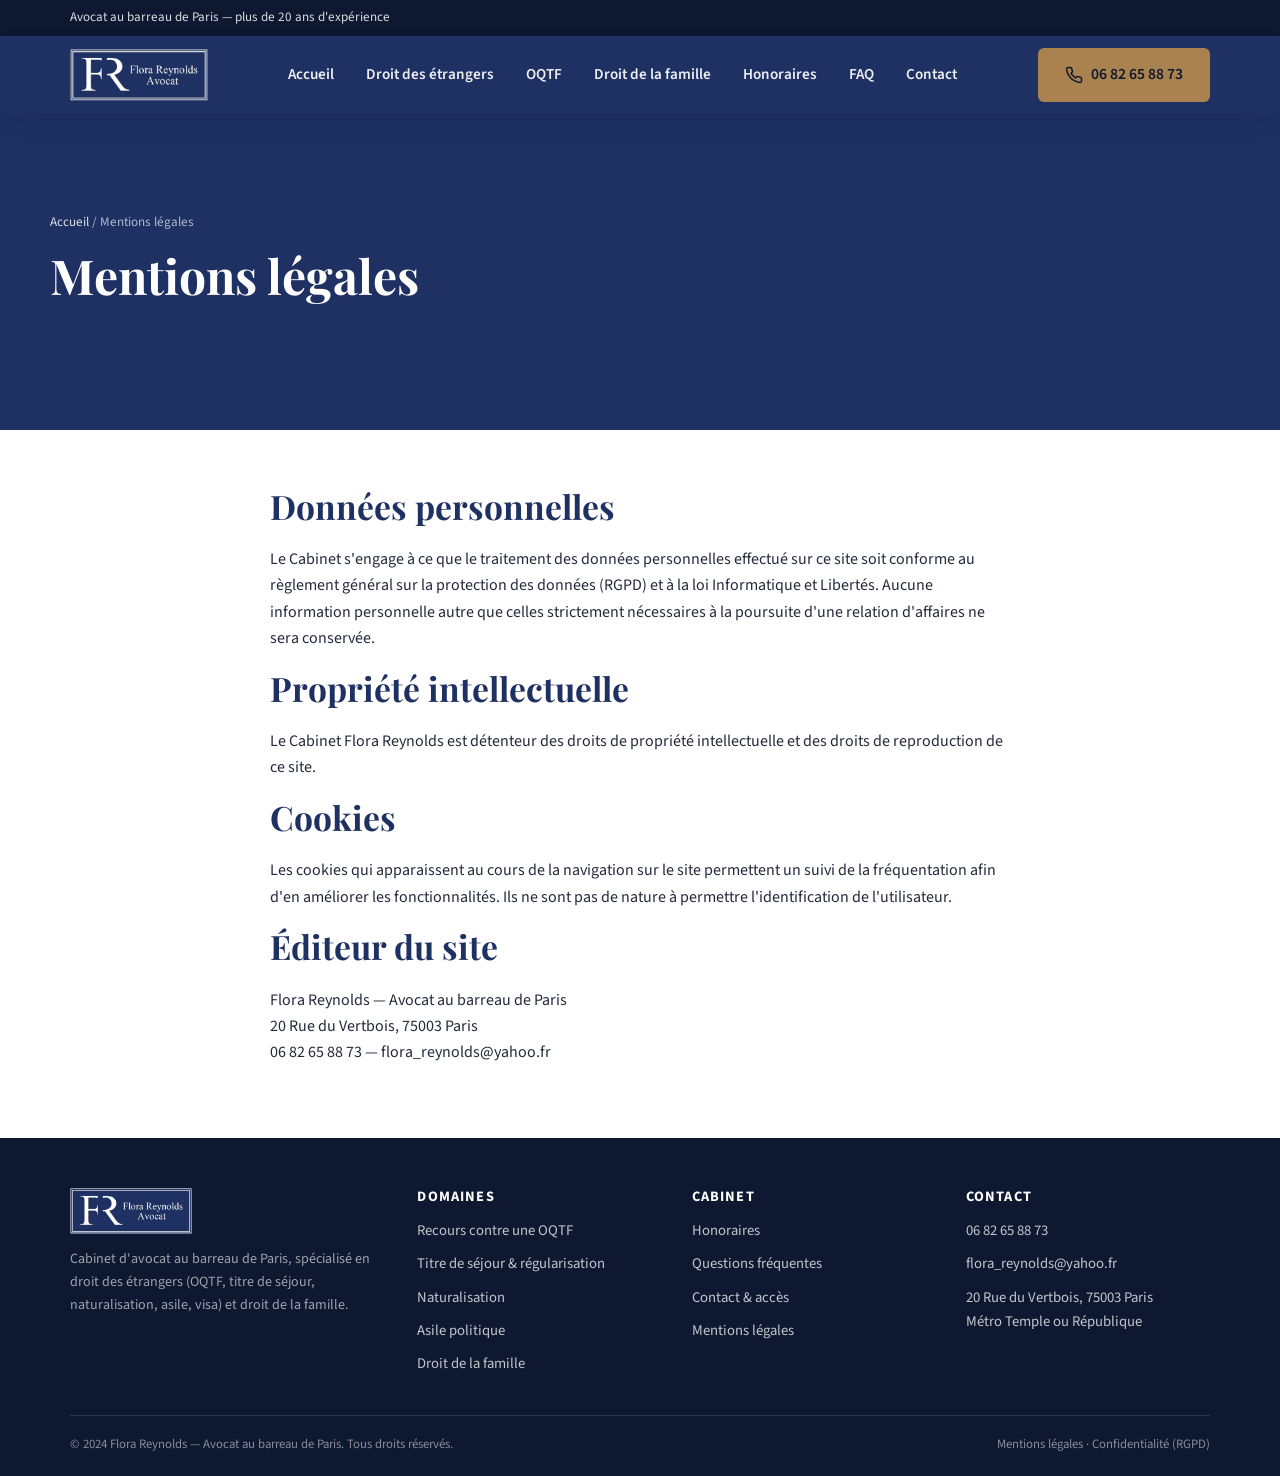
<file: mentions-legales.html>
<!DOCTYPE html>
<html lang="fr">
<head>
<meta charset="UTF-8">
<meta name="viewport" content="width=device-width, initial-scale=1">
<title>Mentions légales — Cabinet Flora Reynolds</title>
<meta name="description" content="Mentions légales et politique de confidentialité du site du Cabinet Flora Reynolds, avocat à Paris.">
<link rel="canonical" href="https://www.reynolds-avocat.fr/mentions-legales.html">
<meta property="og:title" content="Mentions légales — Cabinet Flora Reynolds">
<meta property="og:description" content="Mentions légales et politique de confidentialité du site du Cabinet Flora Reynolds, avocat à Paris.">
<meta property="og:type" content="website">
<meta property="og:locale" content="fr_FR">
<meta property="og:image" content="https://www.reynolds-avocat.fr/images/place_de_la_Republique_Paris.jpg">
<link rel="preconnect" href="https://fonts.googleapis.com">
<link rel="preconnect" href="https://fonts.gstatic.com" crossorigin>
<link href="https://fonts.googleapis.com/css2?family=Playfair+Display:wght@600;700&family=Source+Sans+3:wght@400;600;700&display=swap" rel="stylesheet">
<link rel="stylesheet" href="style.css">
</head>
<body>
<div class="top-strip">
  <div class="container">
    <span>Avocat au barreau de Paris — plus de 20 ans d'expérience</span>
  </div>
</div>
<header class="site-header">
  <div class="container">
    <a href="index.html" class="brand" aria-label="Retour à l'accueil — Flora Reynolds Avocat">
      <img src="images/logo-fr.png" alt="Flora Reynolds Avocat — logo du cabinet">
    </a>
    <nav class="main-nav" aria-label="Navigation principale">
      <ul>
        <li><a href="index.html">Accueil</a></li>
<li><a href="droit-des-etrangers.html">Droit des étrangers</a></li>
<li><a href="oqtf.html">OQTF</a></li>
<li><a href="droit-de-la-famille.html">Droit de la famille</a></li>
<li><a href="honoraires.html">Honoraires</a></li>
<li><a href="faq.html">FAQ</a></li>
<li><a href="contact.html">Contact</a></li>
      </ul>
    </nav>
    <a href="tel:+33682658873" class="btn btn-primary header-cta"><svg viewBox="0 0 24 24" fill="none" stroke="currentColor" stroke-width="2" stroke-linecap="round" stroke-linejoin="round"><path d="M22 16.92v3a2 2 0 0 1-2.18 2 19.79 19.79 0 0 1-8.63-3.07 19.5 19.5 0 0 1-6-6 19.79 19.79 0 0 1-3.07-8.67A2 2 0 0 1 4.11 2h3a2 2 0 0 1 2 1.72c.127.96.361 1.903.7 2.81a2 2 0 0 1-.45 2.11L8.09 9.91a16 16 0 0 0 6 6l1.27-1.27a2 2 0 0 1 2.11-.45c.907.339 1.85.573 2.81.7A2 2 0 0 1 22 16.92z"/></svg> 06 82 65 88 73</a>
    <a href="tel:+33682658873" class="call-fab" aria-label="Appeler le cabinet"><svg viewBox="0 0 24 24" fill="none" stroke="currentColor" stroke-width="2" stroke-linecap="round" stroke-linejoin="round"><path d="M22 16.92v3a2 2 0 0 1-2.18 2 19.79 19.79 0 0 1-8.63-3.07 19.5 19.5 0 0 1-6-6 19.79 19.79 0 0 1-3.07-8.67A2 2 0 0 1 4.11 2h3a2 2 0 0 1 2 1.72c.127.96.361 1.903.7 2.81a2 2 0 0 1-.45 2.11L8.09 9.91a16 16 0 0 0 6 6l1.27-1.27a2 2 0 0 1 2.11-.45c.907.339 1.85.573 2.81.7A2 2 0 0 1 22 16.92z"/></svg></a>
    <button class="menu-toggle" aria-label="Ouvrir le menu" aria-expanded="false"><svg viewBox="0 0 24 24" fill="none" stroke="currentColor" stroke-width="2" stroke-linecap="round"><line x1="3" y1="6" x2="21" y2="6"/><line x1="3" y1="12" x2="21" y2="12"/><line x1="3" y1="18" x2="21" y2="18"/></svg></button>
  </div>
  <div class="mobile-nav">
    <ul>
      <li><a href="index.html">Accueil</a></li>
<li><a href="droit-des-etrangers.html">Droit des étrangers</a></li>
<li><a href="oqtf.html">OQTF</a></li>
<li><a href="droit-de-la-famille.html">Droit de la famille</a></li>
<li><a href="honoraires.html">Honoraires</a></li>
<li><a href="faq.html">FAQ</a></li>
<li><a href="contact.html">Contact</a></li>
      <li class="mnav-cta"><a href="tel:+33682658873" class="btn btn-primary btn-block">Appeler le cabinet — 06 82 65 88 73</a></li>
    </ul>
  </div>
</header>

<section class="page-hero">
  <div class="container">
    <div class="breadcrumb"><a href="index.html">Accueil</a> / Mentions légales</div>
    <h1>Mentions légales</h1>
  </div>
</section>
<section>
  <div class="container" style="max-width:780px">
    <h2 id="rgpd">Données personnelles</h2>
    <p>Le Cabinet s'engage à ce que le traitement des données personnelles effectué sur ce site soit conforme au règlement général sur la protection des données (RGPD) et à la loi Informatique et Libertés. Aucune information personnelle autre que celles strictement nécessaires à la poursuite d'une relation d'affaires ne sera conservée.</p>
    <h2>Propriété intellectuelle</h2>
    <p>Le Cabinet Flora Reynolds est détenteur des droits de propriété intellectuelle et des droits de reproduction de ce site.</p>
    <h2>Cookies</h2>
    <p>Les cookies qui apparaissent au cours de la navigation sur le site permettent un suivi de la fréquentation afin d'en améliorer les fonctionnalités. Ils ne sont pas de nature à permettre l'identification de l'utilisateur.</p>
    <h2>Éditeur du site</h2>
    <p>Flora Reynolds — Avocat au barreau de Paris<br>20 Rue du Vertbois, 75003 Paris<br>06 82 65 88 73 — flora_reynolds@yahoo.fr</p>
  </div>
</section>
<footer class="site-footer">
  <div class="container">
    <div class="footer-grid">
      <div class="footer-brand">
        <img src="images/logo-fr.png" alt="Flora Reynolds Avocat">
        <p>Cabinet d'avocat au barreau de Paris, spécialisé en droit des étrangers (OQTF, titre de séjour, naturalisation, asile, visa) et droit de la famille.</p>
      </div>
      <div>
        <h4>Domaines</h4>
        <ul>
          <li><a href="oqtf.html">Recours contre une OQTF</a></li>
          <li><a href="droit-des-etrangers.html">Titre de séjour &amp; régularisation</a></li>
          <li><a href="droit-des-etrangers.html#naturalisation">Naturalisation</a></li>
          <li><a href="droit-des-etrangers.html#asile">Asile politique</a></li>
          <li><a href="droit-de-la-famille.html">Droit de la famille</a></li>
        </ul>
      </div>
      <div>
        <h4>Cabinet</h4>
        <ul>
          <li><a href="honoraires.html">Honoraires</a></li>
          <li><a href="faq.html">Questions fréquentes</a></li>
          <li><a href="contact.html">Contact &amp; accès</a></li>
          <li><a href="mentions-legales.html">Mentions légales</a></li>
        </ul>
      </div>
      <div>
        <h4>Contact</h4>
        <ul>
          <li><a href="tel:+33682658873">06 82 65 88 73</a></li>
          <li><a href="mailto:flora_reynolds@yahoo.fr">flora_reynolds@yahoo.fr</a></li>
          <li>20 Rue du Vertbois, 75003 Paris<br>Métro Temple ou République</li>
        </ul>
      </div>
    </div>
    <div class="footer-bottom">
      <span>© 2024 Flora Reynolds — Avocat au barreau de Paris. Tous droits réservés.</span>
      <span><a href="mentions-legales.html">Mentions légales</a> · <a href="mentions-legales.html#rgpd">Confidentialité (RGPD)</a></span>
    </div>
  </div>
</footer>
<div class="mobile-call-bar">
  <a class="mail" href="mailto:flora_reynolds@yahoo.fr"><svg viewBox="0 0 24 24" fill="none" stroke="currentColor" stroke-width="2"><path d="M4 4h16v16H4z"/><path d="M22 6l-10 7L2 6"/></svg> Écrire un e-mail</a>
</div>
<script src="script.js"></script>
</body>
</html>
</file>
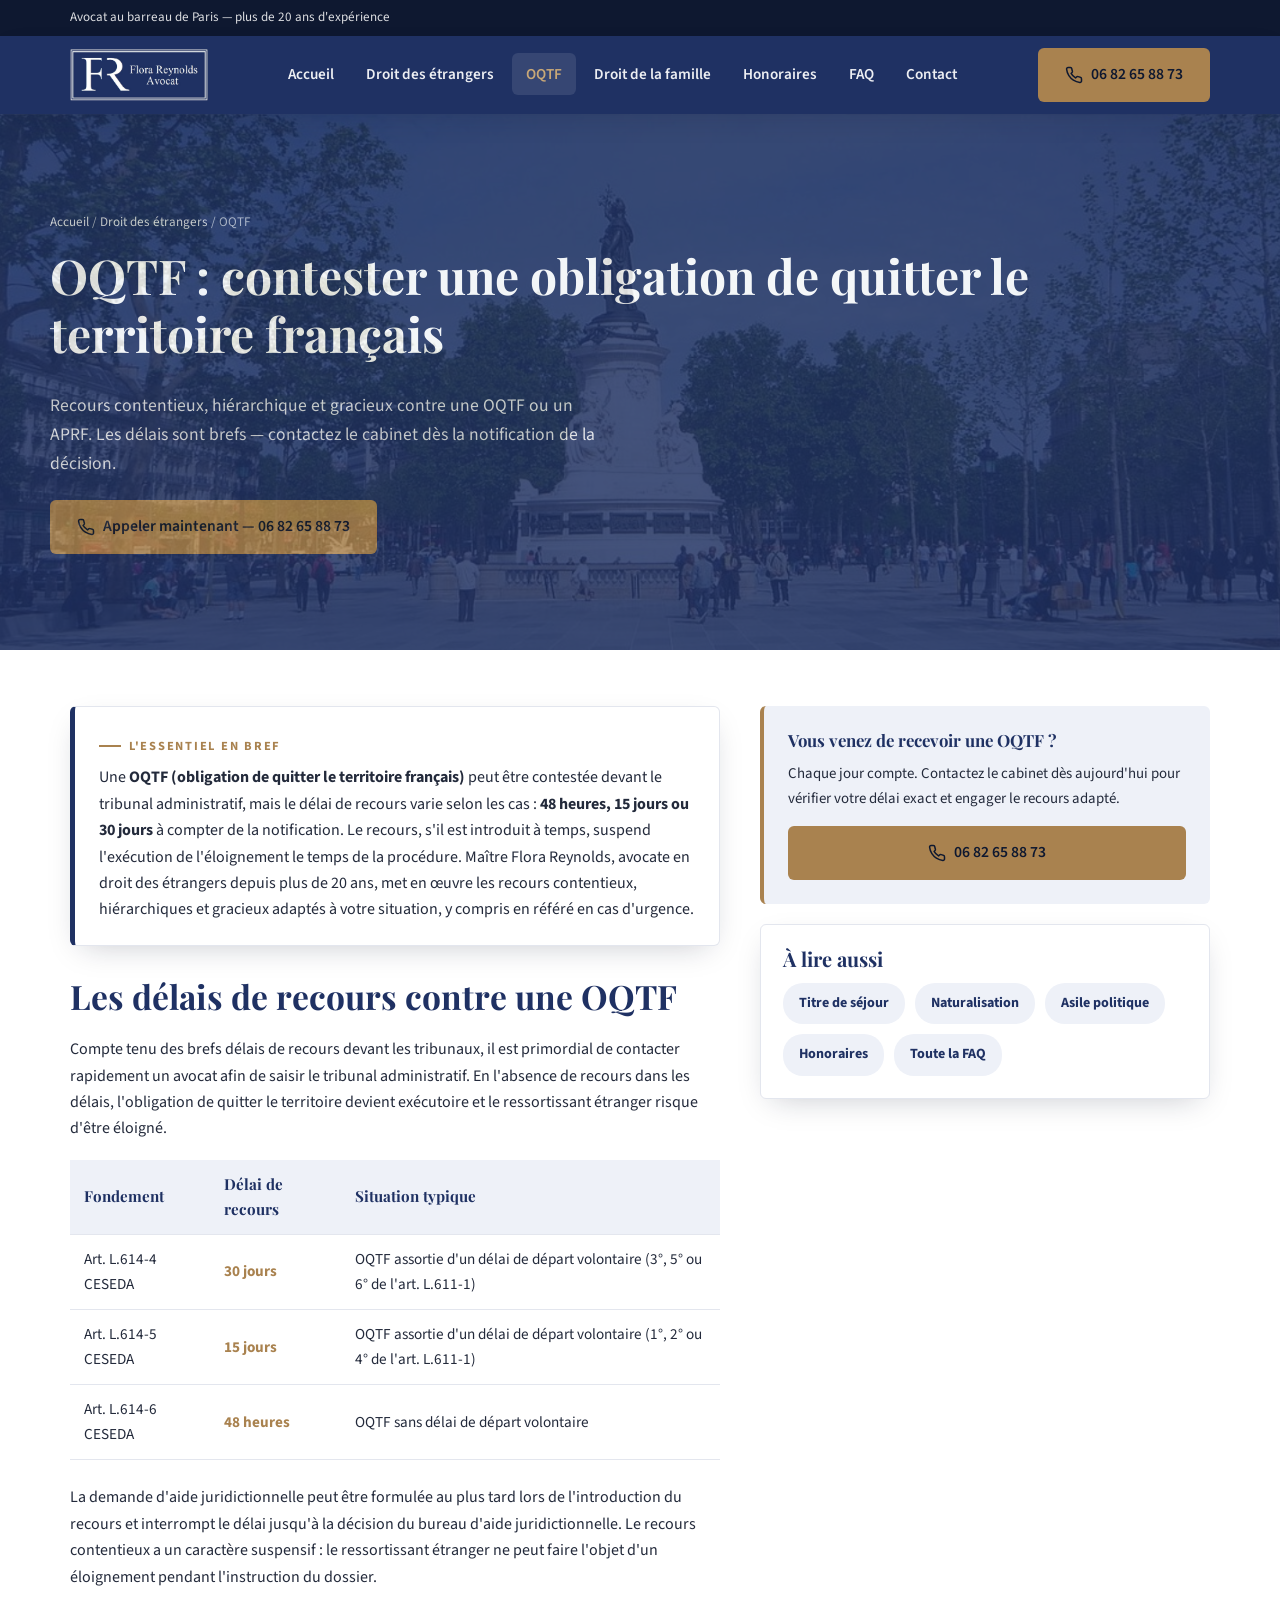
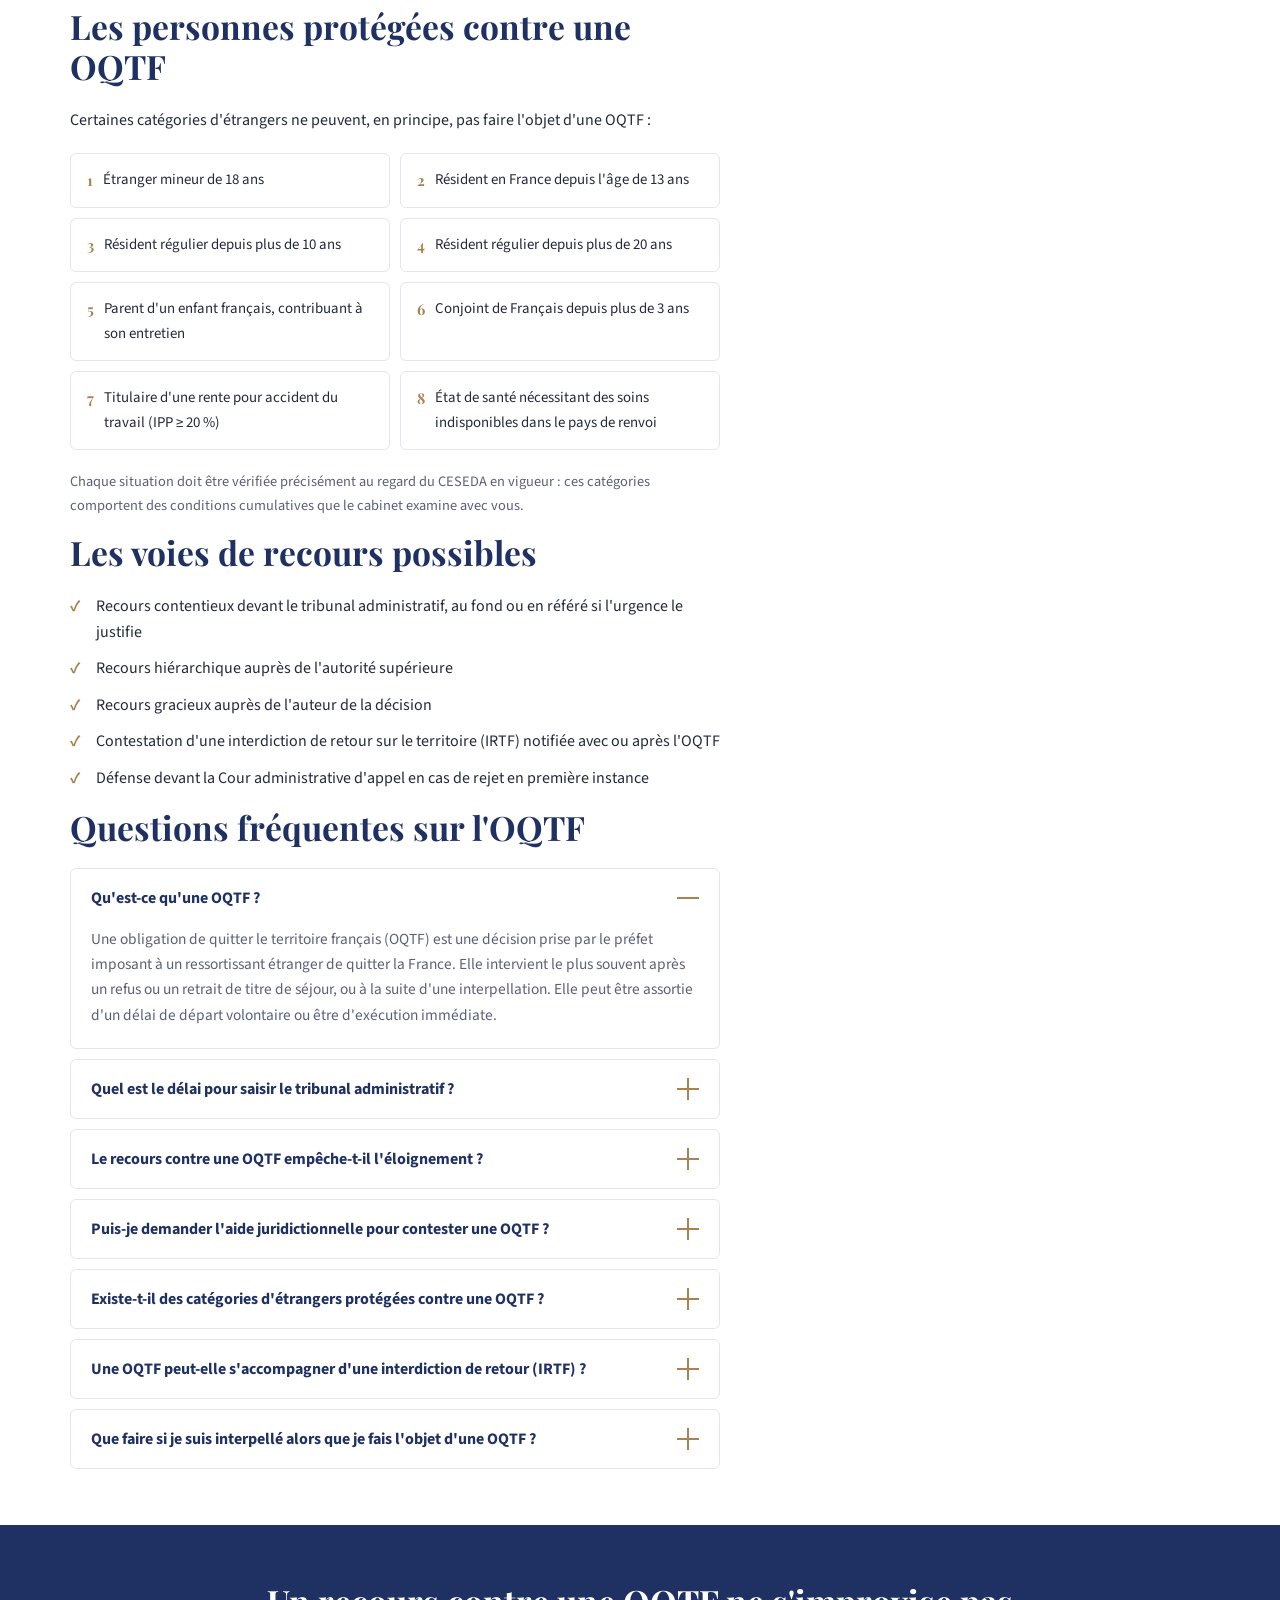
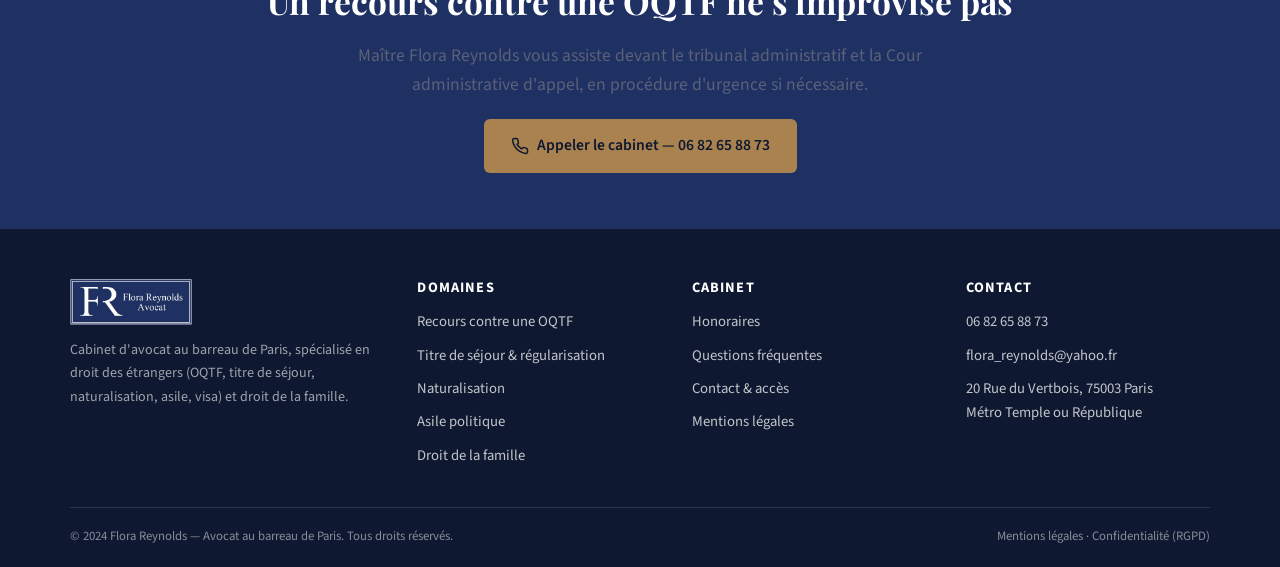
<file: oqtf.html>
<!DOCTYPE html>
<html lang="fr">
<head>
<meta charset="UTF-8">
<meta name="viewport" content="width=device-width, initial-scale=1">
<title>OQTF : comment contester une obligation de quitter le territoire ? | Avocat Paris</title>
<meta name="description" content="Recours contre une OQTF à Paris : délais (48h, 15 ou 30 jours), catégories protégées, procédure. Avocate en droit des étrangers depuis 20 ans. Appel : 06 82 65 88 73.">
<link rel="canonical" href="https://www.reynolds-avocat.fr/oqtf.html">
<meta property="og:title" content="OQTF : comment contester une obligation de quitter le territoire ? | Avocat Paris">
<meta property="og:description" content="Recours contre une OQTF à Paris : délais (48h, 15 ou 30 jours), catégories protégées, procédure. Avocate en droit des étrangers depuis 20 ans. Appel : 06 82 65 88 73.">
<meta property="og:type" content="website">
<meta property="og:locale" content="fr_FR">
<meta property="og:image" content="https://www.reynolds-avocat.fr/images/place_de_la_Republique_Paris.jpg">
<link rel="preconnect" href="https://fonts.googleapis.com">
<link rel="preconnect" href="https://fonts.gstatic.com" crossorigin>
<link href="https://fonts.googleapis.com/css2?family=Playfair+Display:wght@600;700&family=Source+Sans+3:wght@400;600;700&display=swap" rel="stylesheet">
<link rel="stylesheet" href="style.css">
<script type="application/ld+json">
{
  "@context": "https://schema.org",
  "@type": "FAQPage",
  "mainEntity": [
    {
      "@type": "Question",
      "name": "Qu'est-ce qu'une OQTF ?",
      "acceptedAnswer": {
        "@type": "Answer",
        "text": "Une obligation de quitter le territoire français (OQTF) est une décision prise par le préfet imposant à un ressortissant étranger de quitter la France. Elle intervient le plus souvent après un refus ou un retrait de titre de séjour, ou à la suite d'une interpellation. Elle peut être assortie d'un délai de départ volontaire ou être d'exécution immédiate."
      }
    },
    {
      "@type": "Question",
      "name": "Quel est le délai pour saisir le tribunal administratif ?",
      "acceptedAnswer": {
        "@type": "Answer",
        "text": "Trois régimes coexistent selon le fondement de l'OQTF : 30 jours (art. L.614-4 CESEDA), 15 jours (art. L.614-5 CESEDA), ou seulement 48 heures lorsque l'OQTF n'est assortie d'aucun délai de départ volontaire (art. L.614-6 CESEDA). Le bon calcul du délai applicable est déterminant : un recours hors délai est irrecevable."
      }
    },
    {
      "@type": "Question",
      "name": "Le recours contre une OQTF empêche-t-il l'éloignement ?",
      "acceptedAnswer": {
        "@type": "Answer",
        "text": "Oui. Lorsqu'il est introduit dans les délais, le recours contentieux contre une OQTF a un caractère suspensif : l'administration ne peut pas procéder à l'éloignement tant que le tribunal administratif n'a pas statué."
      }
    },
    {
      "@type": "Question",
      "name": "Puis-je demander l'aide juridictionnelle pour contester une OQTF ?",
      "acceptedAnswer": {
        "@type": "Answer",
        "text": "Oui, la demande d'aide juridictionnelle peut être formulée au plus tard lors de l'introduction du recours en annulation, et elle interrompt le délai de recours jusqu'à la décision du bureau d'aide juridictionnelle."
      }
    },
    {
      "@type": "Question",
      "name": "Existe-t-il des catégories d'étrangers protégées contre une OQTF ?",
      "acceptedAnswer": {
        "@type": "Answer",
        "text": "Le code prévoit plusieurs catégories protégées : mineurs, personnes résidant en France depuis l'âge de 13 ans, résidents de plus de 10 ou 20 ans, parents d'enfant français, conjoints de Français depuis plus de 3 ans, personnes gravement malades sans accès aux soins dans leur pays, etc. Chaque situation doit être vérifiée précisément au regard des textes en vigueur."
      }
    },
    {
      "@type": "Question",
      "name": "Une OQTF peut-elle s'accompagner d'une interdiction de retour (IRTF) ?",
      "acceptedAnswer": {
        "@type": "Answer",
        "text": "Oui, une interdiction de retour sur le territoire français peut être notifiée en même temps que l'OQTF ou postérieurement. Elle peut être contestée dans les mêmes conditions et délais que l'OQTF elle-même."
      }
    },
    {
      "@type": "Question",
      "name": "Que faire si je suis interpellé alors que je fais l'objet d'une OQTF ?",
      "acceptedAnswer": {
        "@type": "Answer",
        "text": "Il est essentiel de contacter un avocat en urgence : selon les cas, un placement en rétention administrative ou une assignation à résidence peut être décidé, avec des procédures et délais spécifiques à respecter."
      }
    }
  ]
}
</script>
</head>
<body>
<div class="top-strip">
  <div class="container">
    <span>Avocat au barreau de Paris — plus de 20 ans d'expérience</span>
  </div>
</div>
<header class="site-header">
  <div class="container">
    <a href="index.html" class="brand" aria-label="Retour à l'accueil — Flora Reynolds Avocat">
      <img src="images/logo-fr.png" alt="Flora Reynolds Avocat — logo du cabinet">
    </a>
    <nav class="main-nav" aria-label="Navigation principale">
      <ul>
        <li><a href="index.html">Accueil</a></li>
<li><a href="droit-des-etrangers.html">Droit des étrangers</a></li>
<li><a href="oqtf.html" class="active">OQTF</a></li>
<li><a href="droit-de-la-famille.html">Droit de la famille</a></li>
<li><a href="honoraires.html">Honoraires</a></li>
<li><a href="faq.html">FAQ</a></li>
<li><a href="contact.html">Contact</a></li>
      </ul>
    </nav>
    <a href="tel:+33682658873" class="btn btn-primary header-cta"><svg viewBox="0 0 24 24" fill="none" stroke="currentColor" stroke-width="2" stroke-linecap="round" stroke-linejoin="round"><path d="M22 16.92v3a2 2 0 0 1-2.18 2 19.79 19.79 0 0 1-8.63-3.07 19.5 19.5 0 0 1-6-6 19.79 19.79 0 0 1-3.07-8.67A2 2 0 0 1 4.11 2h3a2 2 0 0 1 2 1.72c.127.96.361 1.903.7 2.81a2 2 0 0 1-.45 2.11L8.09 9.91a16 16 0 0 0 6 6l1.27-1.27a2 2 0 0 1 2.11-.45c.907.339 1.85.573 2.81.7A2 2 0 0 1 22 16.92z"/></svg> 06 82 65 88 73</a>
    <a href="tel:+33682658873" class="call-fab" aria-label="Appeler le cabinet"><svg viewBox="0 0 24 24" fill="none" stroke="currentColor" stroke-width="2" stroke-linecap="round" stroke-linejoin="round"><path d="M22 16.92v3a2 2 0 0 1-2.18 2 19.79 19.79 0 0 1-8.63-3.07 19.5 19.5 0 0 1-6-6 19.79 19.79 0 0 1-3.07-8.67A2 2 0 0 1 4.11 2h3a2 2 0 0 1 2 1.72c.127.96.361 1.903.7 2.81a2 2 0 0 1-.45 2.11L8.09 9.91a16 16 0 0 0 6 6l1.27-1.27a2 2 0 0 1 2.11-.45c.907.339 1.85.573 2.81.7A2 2 0 0 1 22 16.92z"/></svg></a>
    <button class="menu-toggle" aria-label="Ouvrir le menu" aria-expanded="false"><svg viewBox="0 0 24 24" fill="none" stroke="currentColor" stroke-width="2" stroke-linecap="round"><line x1="3" y1="6" x2="21" y2="6"/><line x1="3" y1="12" x2="21" y2="12"/><line x1="3" y1="18" x2="21" y2="18"/></svg></button>
  </div>
  <div class="mobile-nav">
    <ul>
      <li><a href="index.html">Accueil</a></li>
<li><a href="droit-des-etrangers.html">Droit des étrangers</a></li>
<li><a href="oqtf.html">OQTF</a></li>
<li><a href="droit-de-la-famille.html">Droit de la famille</a></li>
<li><a href="honoraires.html">Honoraires</a></li>
<li><a href="faq.html">FAQ</a></li>
<li><a href="contact.html">Contact</a></li>
      <li class="mnav-cta"><a href="tel:+33682658873" class="btn btn-primary btn-block">Appeler le cabinet — 06 82 65 88 73</a></li>
    </ul>
  </div>
</header>

<section class="page-hero">
  <div class="hero-bg" style="background-image:url('images/hero-republique.jpg');opacity:0.16"></div>
  <div class="container">
    <div class="breadcrumb"><a href="index.html">Accueil</a> / <a href="droit-des-etrangers.html">Droit des étrangers</a> / OQTF</div>
    <h1>OQTF : contester une obligation de quitter le territoire français</h1>
    <p class="lede">Recours contentieux, hiérarchique et gracieux contre une OQTF ou un APRF. Les délais sont brefs — contactez le cabinet dès la notification de la décision.</p>
    <div class="hero-actions">
      <a href="tel:+33682658873" class="btn btn-primary"><svg viewBox="0 0 24 24" fill="none" stroke="currentColor" stroke-width="2" stroke-linecap="round" stroke-linejoin="round"><path d="M22 16.92v3a2 2 0 0 1-2.18 2 19.79 19.79 0 0 1-8.63-3.07 19.5 19.5 0 0 1-6-6 19.79 19.79 0 0 1-3.07-8.67A2 2 0 0 1 4.11 2h3a2 2 0 0 1 2 1.72c.127.96.361 1.903.7 2.81a2 2 0 0 1-.45 2.11L8.09 9.91a16 16 0 0 0 6 6l1.27-1.27a2 2 0 0 1 2.11-.45c.907.339 1.85.573 2.81.7A2 2 0 0 1 22 16.92z"/></svg> Appeler maintenant — 06 82 65 88 73</a>
    </div>
  </div>
</section>

<section>
  <div class="container">
    <div class="two-col">
      <div>
        <div class="quick-answer">
          <span class="eyebrow">L'essentiel en bref</span>
          <p>Une <strong>OQTF (obligation de quitter le territoire français)</strong> peut être contestée devant le tribunal administratif, mais le délai de recours varie selon les cas : <strong>48 heures, 15 jours ou 30 jours</strong> à compter de la notification. Le recours, s'il est introduit à temps, suspend l'exécution de l'éloignement le temps de la procédure. Maître Flora Reynolds, avocate en droit des étrangers depuis plus de 20 ans, met en œuvre les recours contentieux, hiérarchiques et gracieux adaptés à votre situation, y compris en référé en cas d'urgence.</p>
        </div>

        <h2>Les délais de recours contre une OQTF</h2>
        <p>Compte tenu des brefs délais de recours devant les tribunaux, il est primordial de contacter rapidement un avocat afin de saisir le tribunal administratif. En l'absence de recours dans les délais, l'obligation de quitter le territoire devient exécutoire et le ressortissant étranger risque d'être éloigné.</p>
        <table class="delay-table">
          <thead><tr><th>Fondement</th><th>Délai de recours</th><th>Situation typique</th></tr></thead>
          <tbody>
            <tr><td>Art. L.614-4 CESEDA</td><td class="figure">30 jours</td><td>OQTF assortie d'un délai de départ volontaire (3°, 5° ou 6° de l'art. L.611-1)</td></tr>
            <tr><td>Art. L.614-5 CESEDA</td><td class="figure">15 jours</td><td>OQTF assortie d'un délai de départ volontaire (1°, 2° ou 4° de l'art. L.611-1)</td></tr>
            <tr><td>Art. L.614-6 CESEDA</td><td class="figure">48 heures</td><td>OQTF sans délai de départ volontaire</td></tr>
          </tbody>
        </table>
        <p>La demande d'aide juridictionnelle peut être formulée au plus tard lors de l'introduction du recours et interrompt le délai jusqu'à la décision du bureau d'aide juridictionnelle. Le recours contentieux a un caractère suspensif : le ressortissant étranger ne peut faire l'objet d'un éloignement pendant l'instruction du dossier.</p>

        <h2>Les personnes protégées contre une OQTF</h2>
        <p>Certaines catégories d'étrangers ne peuvent, en principe, pas faire l'objet d'une OQTF :</p>
        <div class="protect-grid">
          <div class="protect-item"><span class="num">1</span> Étranger mineur de 18 ans</div>
          <div class="protect-item"><span class="num">2</span> Résident en France depuis l'âge de 13 ans</div>
          <div class="protect-item"><span class="num">3</span> Résident régulier depuis plus de 10 ans</div>
          <div class="protect-item"><span class="num">4</span> Résident régulier depuis plus de 20 ans</div>
          <div class="protect-item"><span class="num">5</span> Parent d'un enfant français, contribuant à son entretien</div>
          <div class="protect-item"><span class="num">6</span> Conjoint de Français depuis plus de 3 ans</div>
          <div class="protect-item"><span class="num">7</span> Titulaire d'une rente pour accident du travail (IPP ≥ 20 %)</div>
          <div class="protect-item"><span class="num">8</span> État de santé nécessitant des soins indisponibles dans le pays de renvoi</div>
        </div>
        <p style="font-size:0.9rem;color:var(--ink-soft)">Chaque situation doit être vérifiée précisément au regard du CESEDA en vigueur : ces catégories comportent des conditions cumulatives que le cabinet examine avec vous.</p>

        <h2>Les voies de recours possibles</h2>
        <ul class="check-list">
          <li>Recours contentieux devant le tribunal administratif, au fond ou en référé si l'urgence le justifie</li>
          <li>Recours hiérarchique auprès de l'autorité supérieure</li>
          <li>Recours gracieux auprès de l'auteur de la décision</li>
          <li>Contestation d'une interdiction de retour sur le territoire (IRTF) notifiée avec ou après l'OQTF</li>
          <li>Défense devant la Cour administrative d'appel en cas de rejet en première instance</li>
        </ul>

        <h2>Questions fréquentes sur l'OQTF</h2>
        <div class="faq-list">
          <div class="faq-item open">
  <button class="faq-q" aria-expanded="true">Qu'est-ce qu'une OQTF ? <span class="icon"></span></button>
  <div class="faq-a"><div class="faq-a-inner">Une obligation de quitter le territoire français (OQTF) est une décision prise par le préfet imposant à un ressortissant étranger de quitter la France. Elle intervient le plus souvent après un refus ou un retrait de titre de séjour, ou à la suite d'une interpellation. Elle peut être assortie d'un délai de départ volontaire ou être d'exécution immédiate.</div></div>
</div>

<div class="faq-item">
  <button class="faq-q" aria-expanded="false">Quel est le délai pour saisir le tribunal administratif ? <span class="icon"></span></button>
  <div class="faq-a"><div class="faq-a-inner">Trois régimes coexistent selon le fondement de l'OQTF : 30 jours (art. L.614-4 CESEDA), 15 jours (art. L.614-5 CESEDA), ou seulement 48 heures lorsque l'OQTF n'est assortie d'aucun délai de départ volontaire (art. L.614-6 CESEDA). Le bon calcul du délai applicable est déterminant : un recours hors délai est irrecevable.</div></div>
</div>

<div class="faq-item">
  <button class="faq-q" aria-expanded="false">Le recours contre une OQTF empêche-t-il l'éloignement ? <span class="icon"></span></button>
  <div class="faq-a"><div class="faq-a-inner">Oui. Lorsqu'il est introduit dans les délais, le recours contentieux contre une OQTF a un caractère suspensif : l'administration ne peut pas procéder à l'éloignement tant que le tribunal administratif n'a pas statué.</div></div>
</div>

<div class="faq-item">
  <button class="faq-q" aria-expanded="false">Puis-je demander l'aide juridictionnelle pour contester une OQTF ? <span class="icon"></span></button>
  <div class="faq-a"><div class="faq-a-inner">Oui, la demande d'aide juridictionnelle peut être formulée au plus tard lors de l'introduction du recours en annulation, et elle interrompt le délai de recours jusqu'à la décision du bureau d'aide juridictionnelle.</div></div>
</div>

<div class="faq-item">
  <button class="faq-q" aria-expanded="false">Existe-t-il des catégories d'étrangers protégées contre une OQTF ? <span class="icon"></span></button>
  <div class="faq-a"><div class="faq-a-inner">Le code prévoit plusieurs catégories protégées : mineurs, personnes résidant en France depuis l'âge de 13 ans, résidents de plus de 10 ou 20 ans, parents d'enfant français, conjoints de Français depuis plus de 3 ans, personnes gravement malades sans accès aux soins dans leur pays, etc. Chaque situation doit être vérifiée précisément au regard des textes en vigueur.</div></div>
</div>

<div class="faq-item">
  <button class="faq-q" aria-expanded="false">Une OQTF peut-elle s'accompagner d'une interdiction de retour (IRTF) ? <span class="icon"></span></button>
  <div class="faq-a"><div class="faq-a-inner">Oui, une interdiction de retour sur le territoire français peut être notifiée en même temps que l'OQTF ou postérieurement. Elle peut être contestée dans les mêmes conditions et délais que l'OQTF elle-même.</div></div>
</div>

<div class="faq-item">
  <button class="faq-q" aria-expanded="false">Que faire si je suis interpellé alors que je fais l'objet d'une OQTF ? <span class="icon"></span></button>
  <div class="faq-a"><div class="faq-a-inner">Il est essentiel de contacter un avocat en urgence : selon les cas, un placement en rétention administrative ou une assignation à résidence peut être décidé, avec des procédures et délais spécifiques à respecter.</div></div>
</div>

        </div>
      </div>

      <aside>
        <div class="info-box" style="margin-bottom:20px">
          <h3>Vous venez de recevoir une OQTF ?</h3>
          <p style="font-size:0.93rem">Chaque jour compte. Contactez le cabinet dès aujourd'hui pour vérifier votre délai exact et engager le recours adapté.</p>
          <a href="tel:+33682658873" class="btn btn-primary btn-block"><svg viewBox="0 0 24 24" fill="none" stroke="currentColor" stroke-width="2" stroke-linecap="round" stroke-linejoin="round"><path d="M22 16.92v3a2 2 0 0 1-2.18 2 19.79 19.79 0 0 1-8.63-3.07 19.5 19.5 0 0 1-6-6 19.79 19.79 0 0 1-3.07-8.67A2 2 0 0 1 4.11 2h3a2 2 0 0 1 2 1.72c.127.96.361 1.903.7 2.81a2 2 0 0 1-.45 2.11L8.09 9.91a16 16 0 0 0 6 6l1.27-1.27a2 2 0 0 1 2.11-.45c.907.339 1.85.573 2.81.7A2 2 0 0 1 22 16.92z"/></svg> 06 82 65 88 73</a>
        </div>
        <div class="callout">
          <h3>À lire aussi</h3>
          <div class="related-links" style="margin-top:6px">
            <a href="droit-des-etrangers.html">Titre de séjour</a>
            <a href="droit-des-etrangers.html#naturalisation">Naturalisation</a>
            <a href="droit-des-etrangers.html#asile">Asile politique</a>
            <a href="honoraires.html">Honoraires</a>
            <a href="faq.html">Toute la FAQ</a>
          </div>
        </div>
      </aside>
    </div>
  </div>
</section>

<section class="section-navy">
  <div class="container" style="text-align:center">
    <h2>Un recours contre une OQTF ne s'improvise pas</h2>
    <p class="lede" style="max-width:640px;margin:0 auto 20px">Maître Flora Reynolds vous assiste devant le tribunal administratif et la Cour administrative d'appel, en procédure d'urgence si nécessaire.</p>
    <a href="tel:+33682658873" class="btn btn-primary"><svg viewBox="0 0 24 24" fill="none" stroke="currentColor" stroke-width="2" stroke-linecap="round" stroke-linejoin="round"><path d="M22 16.92v3a2 2 0 0 1-2.18 2 19.79 19.79 0 0 1-8.63-3.07 19.5 19.5 0 0 1-6-6 19.79 19.79 0 0 1-3.07-8.67A2 2 0 0 1 4.11 2h3a2 2 0 0 1 2 1.72c.127.96.361 1.903.7 2.81a2 2 0 0 1-.45 2.11L8.09 9.91a16 16 0 0 0 6 6l1.27-1.27a2 2 0 0 1 2.11-.45c.907.339 1.85.573 2.81.7A2 2 0 0 1 22 16.92z"/></svg> Appeler le cabinet — 06 82 65 88 73</a>
  </div>
</section>
<footer class="site-footer">
  <div class="container">
    <div class="footer-grid">
      <div class="footer-brand">
        <img src="images/logo-fr.png" alt="Flora Reynolds Avocat">
        <p>Cabinet d'avocat au barreau de Paris, spécialisé en droit des étrangers (OQTF, titre de séjour, naturalisation, asile, visa) et droit de la famille.</p>
      </div>
      <div>
        <h4>Domaines</h4>
        <ul>
          <li><a href="oqtf.html">Recours contre une OQTF</a></li>
          <li><a href="droit-des-etrangers.html">Titre de séjour &amp; régularisation</a></li>
          <li><a href="droit-des-etrangers.html#naturalisation">Naturalisation</a></li>
          <li><a href="droit-des-etrangers.html#asile">Asile politique</a></li>
          <li><a href="droit-de-la-famille.html">Droit de la famille</a></li>
        </ul>
      </div>
      <div>
        <h4>Cabinet</h4>
        <ul>
          <li><a href="honoraires.html">Honoraires</a></li>
          <li><a href="faq.html">Questions fréquentes</a></li>
          <li><a href="contact.html">Contact &amp; accès</a></li>
          <li><a href="mentions-legales.html">Mentions légales</a></li>
        </ul>
      </div>
      <div>
        <h4>Contact</h4>
        <ul>
          <li><a href="tel:+33682658873">06 82 65 88 73</a></li>
          <li><a href="mailto:flora_reynolds@yahoo.fr">flora_reynolds@yahoo.fr</a></li>
          <li>20 Rue du Vertbois, 75003 Paris<br>Métro Temple ou République</li>
        </ul>
      </div>
    </div>
    <div class="footer-bottom">
      <span>© 2024 Flora Reynolds — Avocat au barreau de Paris. Tous droits réservés.</span>
      <span><a href="mentions-legales.html">Mentions légales</a> · <a href="mentions-legales.html#rgpd">Confidentialité (RGPD)</a></span>
    </div>
  </div>
</footer>
<div class="mobile-call-bar">
  <a class="mail" href="mailto:flora_reynolds@yahoo.fr"><svg viewBox="0 0 24 24" fill="none" stroke="currentColor" stroke-width="2"><path d="M4 4h16v16H4z"/><path d="M22 6l-10 7L2 6"/></svg> Écrire un e-mail</a>
</div>
<script src="script.js"></script>
</body>
</html>
</file>
<file: style.css>
/* ==========================================================================
   Cabinet Flora Reynolds — Avocat — feuille de style principale
   Palette conservée du site existant : bleu marine + blanc
   ========================================================================== */

:root {
  --navy: #1f3163;
  --navy-dark: #16234a;
  --navy-darker: #0e1830;
  --navy-soft: #eef1f8;
  --cream: #faf8f4;
  --gold: #a9824f;
  --gold-light: #c9a877;
  --ink: #232a3b;
  --ink-soft: #5a6178;
  --line: #e3e6ee;
  --white: #ffffff;

  --font-display: "Playfair Display", Georgia, "Times New Roman", serif;
  --font-body: "Source Sans 3", "Segoe UI", Arial, sans-serif;

  --radius: 6px;
  --shadow: 0 10px 30px -12px rgba(15, 24, 48, 0.25);
  --container: 1180px;
}

* { box-sizing: border-box; }
html { scroll-behavior: smooth; }

body {
  margin: 0;
  font-family: var(--font-body);
  color: var(--ink);
  background: var(--white);
  line-height: 1.65;
  -webkit-font-smoothing: antialiased;
}

img { max-width: 100%; display: block; }
a { color: inherit; text-decoration: none; }

.container {
  width: 100%;
  max-width: var(--container);
  margin: 0 auto;
  padding: 0 20px;
}

h1, h2, h3, h4 {
  font-family: var(--font-display);
  color: var(--navy);
  line-height: 1.2;
  margin: 0 0 0.6em;
  font-weight: 700;
}
h1 { font-size: clamp(2rem, 5vw, 3rem); }
h2 { font-size: clamp(1.5rem, 3.4vw, 2.1rem); }
h3 { font-size: 1.25rem; }
p { margin: 0 0 1em; color: var(--ink); }
.lede { font-size: 1.1rem; color: var(--ink-soft); }

.eyebrow {
  display: inline-flex;
  align-items: center;
  gap: 8px;
  font-family: var(--font-body);
  font-size: 0.78rem;
  letter-spacing: 0.14em;
  text-transform: uppercase;
  color: var(--gold);
  font-weight: 700;
  margin-bottom: 10px;
}
.eyebrow::before {
  content: "";
  width: 22px;
  height: 2px;
  background: var(--gold);
  display: inline-block;
}

/* -------------------- Buttons -------------------- */
.btn {
  display: inline-flex;
  align-items: center;
  gap: 8px;
  padding: 13px 26px;
  border-radius: var(--radius);
  font-weight: 600;
  font-size: 0.98rem;
  border: 1.5px solid transparent;
  cursor: pointer;
  transition: transform 0.15s ease, box-shadow 0.15s ease, background 0.15s ease, color 0.15s ease;
}
.btn svg { width: 18px; height: 18px; flex-shrink: 0; }
.btn-primary { background: var(--gold); color: var(--navy-darker); }
.btn-primary:hover { background: var(--gold-light); transform: translateY(-1px); }
.btn-outline { border-color: rgba(255,255,255,0.6); color: var(--white); }
.btn-outline:hover { background: rgba(255,255,255,0.12); }
.btn-navy { background: var(--navy); color: var(--white); }
.btn-navy:hover { background: var(--navy-dark); }
.btn-block { width: 100%; justify-content: center; }

/* -------------------- Header -------------------- */
.top-strip {
  background: var(--navy-darker);
  color: rgba(255,255,255,0.85);
  font-size: 0.82rem;
}
.top-strip .container { display: flex; justify-content: space-between; align-items: center; padding-top: 7px; padding-bottom: 7px; flex-wrap: wrap; gap: 4px; }
.top-strip a { color: rgba(255,255,255,0.85); }
.top-strip a:hover { color: var(--gold-light); }

.site-header {
  background: var(--navy);
  position: sticky;
  top: 0;
  z-index: 100;
  box-shadow: var(--shadow);
}
.site-header .container {
  display: flex;
  align-items: center;
  justify-content: space-between;
  padding-top: 12px;
  padding-bottom: 12px;
  gap: 20px;
}
.brand { display: flex; align-items: center; gap: 12px; }
.brand img { height: 52px; width: auto; }

nav.main-nav { display: none; }
nav.main-nav ul { list-style: none; display: flex; gap: 4px; margin: 0; padding: 0; }
nav.main-nav a {
  color: rgba(255,255,255,0.92);
  font-size: 0.95rem;
  font-weight: 600;
  padding: 10px 14px;
  border-radius: var(--radius);
  transition: background 0.15s ease, color 0.15s ease;
  white-space: nowrap;
}
nav.main-nav a:hover, nav.main-nav a.active { background: rgba(255,255,255,0.1); color: var(--gold-light); }

.header-cta { display: none; }

.call-fab {
  display: flex;
  align-items: center;
  justify-content: center;
  width: 46px;
  height: 46px;
  border-radius: 50%;
  background: var(--gold);
  color: var(--navy-darker);
  flex-shrink: 0;
}
.call-fab svg { width: 22px; height: 22px; }

.menu-toggle {
  background: none;
  border: none;
  color: var(--white);
  width: 40px;
  height: 40px;
  display: flex;
  align-items: center;
  justify-content: center;
  cursor: pointer;
}
.menu-toggle svg { width: 26px; height: 26px; }

.mobile-nav {
  display: none;
  background: var(--navy-dark);
  border-top: 1px solid rgba(255,255,255,0.12);
}
.mobile-nav.open { display: block; }
.mobile-nav ul { list-style: none; margin: 0; padding: 8px 20px 16px; }
.mobile-nav a {
  display: block;
  color: rgba(255,255,255,0.92);
  font-weight: 600;
  padding: 13px 4px;
  border-bottom: 1px solid rgba(255,255,255,0.08);
}
.mobile-nav .mnav-cta { margin-top: 14px; }

@media (min-width: 960px) {
  nav.main-nav { display: block; }
  .header-cta { display: inline-flex; }
  .menu-toggle, .mobile-nav, .call-fab { display: none; }
}

/* -------------------- Hero -------------------- */
.hero {
  position: relative;
  color: var(--white);
  background: var(--navy-darker);
  overflow: hidden;
}
.hero-bg {
  position: absolute;
  inset: 0;
  background-size: cover;
  background-position: center;
}
.hero-overlay {
  position: absolute;
  inset: 0;
  background: linear-gradient(180deg, rgba(14,24,48,0.88) 0%, rgba(14,24,48,0.78) 45%, rgba(14,24,48,0.94) 100%);
}
.hero-inner {
  position: relative;
  padding: 64px 0 56px;
}
.hero h1 { color: var(--white); max-width: 16ch; }
.hero .lede { color: rgba(255,255,255,0.86); max-width: 56ch; font-size: 1.08rem; }
.hero-actions { display: flex; flex-wrap: wrap; gap: 12px; margin-top: 22px; }
.hero-badges { display: flex; flex-wrap: wrap; gap: 10px 22px; margin-top: 30px; padding-top: 26px; border-top: 1px solid rgba(255,255,255,0.18); }
.hero-badge { font-size: 0.86rem; color: rgba(255,255,255,0.82); display: flex; align-items: center; gap: 8px; }
.hero-badge::before { content: "✓"; color: var(--gold-light); font-weight: 700; }

.page-hero {
  position: relative;
  color: var(--white);
  background: var(--navy);
}
.page-hero .container { padding: 42px 0 40px; }
.page-hero h1 { color: var(--white); }
.page-hero .lede { color: rgba(255,255,255,0.85); max-width: 62ch; }
.breadcrumb { font-size: 0.82rem; color: rgba(255,255,255,0.65); margin-bottom: 14px; }
.breadcrumb a { color: rgba(255,255,255,0.85); }
.breadcrumb a:hover { color: var(--gold-light); }

/* -------------------- Sections -------------------- */
section { padding: 56px 0; }
.section-cream { background: var(--cream); }
.section-navy { background: var(--navy); color: var(--white); }
.section-navy h2, .section-navy h3 { color: var(--white); }
.section-head { max-width: 720px; margin-bottom: 34px; }
.section-head.center { margin-left: auto; margin-right: auto; text-align: center; }

/* domain cards */
.card-grid { display: grid; grid-template-columns: 1fr; gap: 18px; }
@media (min-width: 720px) { .card-grid { grid-template-columns: repeat(3, 1fr); } }
.domain-card {
  background: var(--white);
  border: 1px solid var(--line);
  border-radius: var(--radius);
  padding: 26px 24px;
  box-shadow: var(--shadow);
  display: flex;
  flex-direction: column;
  height: 100%;
}
.domain-card .tag { color: var(--gold); font-weight: 700; font-size: 0.76rem; letter-spacing: 0.1em; text-transform: uppercase; margin-bottom: 8px; }
.domain-card h3 { margin-bottom: 10px; }
.domain-card p { color: var(--ink-soft); font-size: 0.96rem; flex-grow: 1; }
.domain-card .more { margin-top: 12px; font-weight: 700; color: var(--navy); font-size: 0.92rem; }
.domain-card:hover .more { color: var(--gold); }
.domain-card.featured { border: 1.5px solid var(--gold); }

/* two column */
.two-col { display: grid; grid-template-columns: 1fr; gap: 40px; align-items: start; }
@media (min-width: 860px) { .two-col { grid-template-columns: 1.3fr 0.9fr; } }
.two-col.reverse { direction: rtl; }
.two-col.reverse > * { direction: ltr; }

/* info box / sidebar */
.info-box {
  background: var(--navy-soft);
  border-radius: var(--radius);
  padding: 24px;
  border-left: 4px solid var(--gold);
}
.info-box h3 { font-size: 1.05rem; margin-bottom: 12px; }
.info-box ul { margin: 0; padding-left: 18px; }
.info-box li { margin-bottom: 8px; font-size: 0.95rem; }

.callout {
  background: var(--white);
  border: 1px solid var(--line);
  border-radius: var(--radius);
  padding: 22px;
  box-shadow: var(--shadow);
}

/* delay table */
.delay-table { width: 100%; border-collapse: collapse; margin: 18px 0 24px; font-size: 0.95rem; }
.delay-table th, .delay-table td { text-align: left; padding: 12px 14px; border-bottom: 1px solid var(--line); }
.delay-table th { color: var(--navy); font-family: var(--font-display); font-weight: 700; background: var(--navy-soft); }
.delay-table td.figure { font-weight: 700; color: var(--gold); white-space: nowrap; }

/* quick-answer box */
.quick-answer {
  background: var(--white);
  border: 1px solid var(--line);
  border-left: 5px solid var(--navy);
  border-radius: var(--radius);
  padding: 22px 24px;
  margin: 0 0 30px;
  box-shadow: var(--shadow);
}
.quick-answer .eyebrow { margin-bottom: 8px; }
.quick-answer p:last-child { margin-bottom: 0; }

/* protected list */
.protect-grid { display: grid; grid-template-columns: 1fr; gap: 10px; margin: 20px 0; }
@media (min-width: 720px) { .protect-grid { grid-template-columns: 1fr 1fr; } }
.protect-item {
  display: flex;
  gap: 10px;
  background: var(--white);
  border: 1px solid var(--line);
  border-radius: var(--radius);
  padding: 14px 16px;
  font-size: 0.93rem;
}
.protect-item .num { color: var(--gold); font-family: var(--font-display); font-weight: 700; }

/* FAQ accordion */
.faq-list { display: flex; flex-direction: column; gap: 10px; }
.faq-item {
  background: var(--white);
  border: 1px solid var(--line);
  border-radius: var(--radius);
  overflow: hidden;
}
.faq-q {
  width: 100%;
  text-align: left;
  background: none;
  border: none;
  padding: 18px 20px;
  font-family: var(--font-body);
  font-weight: 700;
  font-size: 1rem;
  color: var(--navy);
  cursor: pointer;
  display: flex;
  justify-content: space-between;
  align-items: center;
  gap: 14px;
}
.faq-q .icon { flex-shrink: 0; width: 22px; height: 22px; position: relative; }
.faq-q .icon::before, .faq-q .icon::after {
  content: "";
  position: absolute;
  background: var(--gold);
  transition: transform 0.2s ease;
}
.faq-q .icon::before { width: 100%; height: 2px; top: 50%; left: 0; transform: translateY(-50%); }
.faq-q .icon::after { width: 2px; height: 100%; left: 50%; top: 0; transform: translateX(-50%); }
.faq-item.open .faq-q .icon::after { transform: translateX(-50%) rotate(90deg); opacity: 0; }
.faq-a { max-height: 0; overflow: hidden; transition: max-height 0.25s ease; }
.faq-a-inner { padding: 0 20px 20px; color: var(--ink-soft); font-size: 0.96rem; }
.faq-item.open .faq-a { max-height: 600px; }
.faq-category { margin: 34px 0 14px; }
.faq-category:first-child { margin-top: 0; }
.faq-category h3 { font-size: 1.05rem; text-transform: uppercase; letter-spacing: 0.06em; color: var(--gold); font-family: var(--font-body); font-weight: 700; }

/* testimonials */
.testi-grid { display: grid; grid-template-columns: 1fr; gap: 18px; }
@media (min-width: 780px) { .testi-grid { grid-template-columns: repeat(3, 1fr); } }
.testi-card {
  background: var(--white);
  border-radius: var(--radius);
  padding: 24px;
  box-shadow: var(--shadow);
  border-top: 3px solid var(--gold);
}
.testi-stars { color: var(--gold); letter-spacing: 2px; margin-bottom: 10px; font-size: 0.95rem; }
.testi-card p.quote { font-style: italic; color: var(--ink); font-size: 0.96rem; }
.testi-author { font-weight: 700; color: var(--navy); font-size: 0.88rem; margin-top: 12px; }

/* steps */
.steps { counter-reset: step; display: flex; flex-direction: column; gap: 0; }
.step { display: flex; gap: 18px; padding: 22px 0; border-bottom: 1px solid var(--line); }
.step:last-child { border-bottom: none; }
.step-num {
  counter-increment: step;
  flex-shrink: 0;
  width: 42px; height: 42px;
  border-radius: 50%;
  background: var(--navy);
  color: var(--white);
  display: flex; align-items: center; justify-content: center;
  font-family: var(--font-display); font-weight: 700;
}
.step-num::before { content: counter(step); }

/* contact / map */
.contact-grid { display: grid; grid-template-columns: 1fr; gap: 26px; }
@media (min-width: 860px) { .contact-grid { grid-template-columns: 0.9fr 1.1fr; } }
.map-frame { border-radius: var(--radius); overflow: hidden; box-shadow: var(--shadow); border: 1px solid var(--line); }
.map-frame iframe { width: 100%; height: 360px; border: 0; display: block; }
.contact-detail { display: flex; gap: 14px; padding: 14px 0; border-bottom: 1px solid var(--line); }
.contact-detail:last-child { border: none; }
.contact-detail .ic { color: var(--gold); flex-shrink: 0; width: 22px; }

/* sticky mobile call bar */
.mobile-call-bar {
  position: fixed;
  left: 0; right: 0; bottom: 0;
  z-index: 200;
  background: var(--navy-darker);
  display: flex;
  box-shadow: 0 -6px 20px rgba(0,0,0,0.2);
}
.mobile-call-bar a {
  flex: 1;
  text-align: center;
  padding: 7px 8px;
  font-weight: 700;
  font-size: 0.72rem;
  display: flex; align-items: center; justify-content: center; gap: 5px;
}
.mobile-call-bar a svg { width: 14px; height: 14px; flex-shrink: 0; }
.mobile-call-bar .mail { background: var(--navy-darker); color: var(--white); }
@media (min-width: 960px) { .mobile-call-bar { display: none; } }
body { padding-bottom: 34px; }
@media (min-width: 960px) { body { padding-bottom: 0; } }

/* footer */
footer.site-footer { background: var(--navy-darker); color: rgba(255,255,255,0.75); padding: 50px 0 20px; }
.footer-grid { display: grid; grid-template-columns: 1fr; gap: 30px; margin-bottom: 30px; }
@media (min-width: 780px) { .footer-grid { grid-template-columns: 1.3fr 1fr 1fr 1fr; } }
.footer-grid h4 { color: var(--white); font-size: 0.9rem; text-transform: uppercase; letter-spacing: 0.08em; margin-bottom: 14px; font-family: var(--font-body); }
.footer-grid ul { list-style: none; margin: 0; padding: 0; }
.footer-grid li { margin-bottom: 9px; font-size: 0.92rem; }
.footer-grid a:hover { color: var(--gold-light); }
.footer-brand img { height: 46px; margin-bottom: 14px; }
.footer-brand p { font-size: 0.88rem; color: rgba(255,255,255,0.6); }
.footer-bottom {
  border-top: 1px solid rgba(255,255,255,0.12);
  padding-top: 18px;
  display: flex;
  flex-wrap: wrap;
  gap: 10px 20px;
  justify-content: space-between;
  font-size: 0.8rem;
  color: rgba(255,255,255,0.5);
}
.footer-bottom a { color: rgba(255,255,255,0.5); }
.footer-bottom a:hover { color: var(--gold-light); }

/* misc */
.tag-list { display: flex; flex-wrap: wrap; gap: 8px; margin: 16px 0; }
.tag-pill { background: var(--navy-soft); color: var(--navy); font-size: 0.82rem; font-weight: 700; padding: 6px 12px; border-radius: 20px; }
ul.check-list { list-style: none; padding: 0; margin: 0 0 1em; }
ul.check-list li { position: relative; padding-left: 26px; margin-bottom: 10px; }
ul.check-list li::before { content: "✓"; position: absolute; left: 0; top: 0; color: var(--gold); font-weight: 700; }
.related-links { display: flex; flex-wrap: wrap; gap: 10px; margin-top: 16px; }
.related-links a { background: var(--navy-soft); color: var(--navy); font-weight: 700; font-size: 0.88rem; padding: 9px 16px; border-radius: 20px; }
.related-links a:hover { background: var(--gold); color: var(--white); }
</file>
